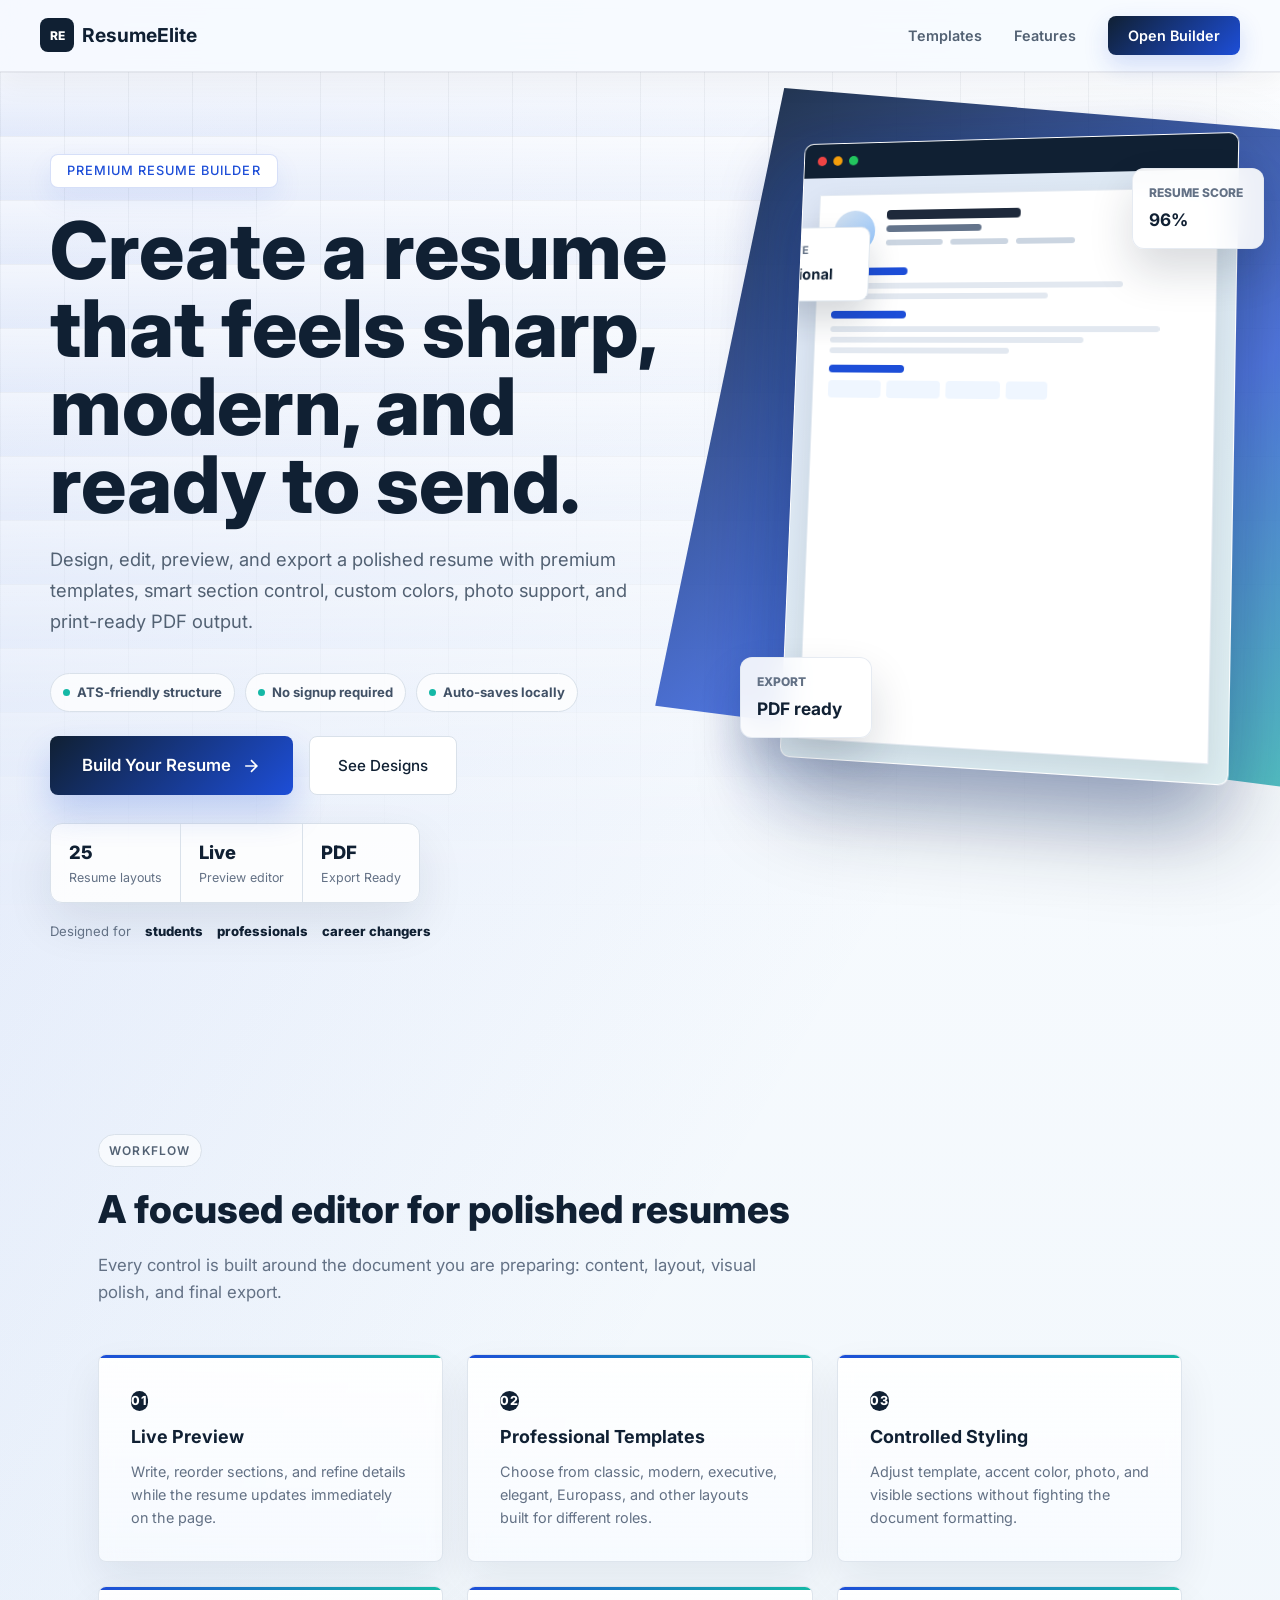
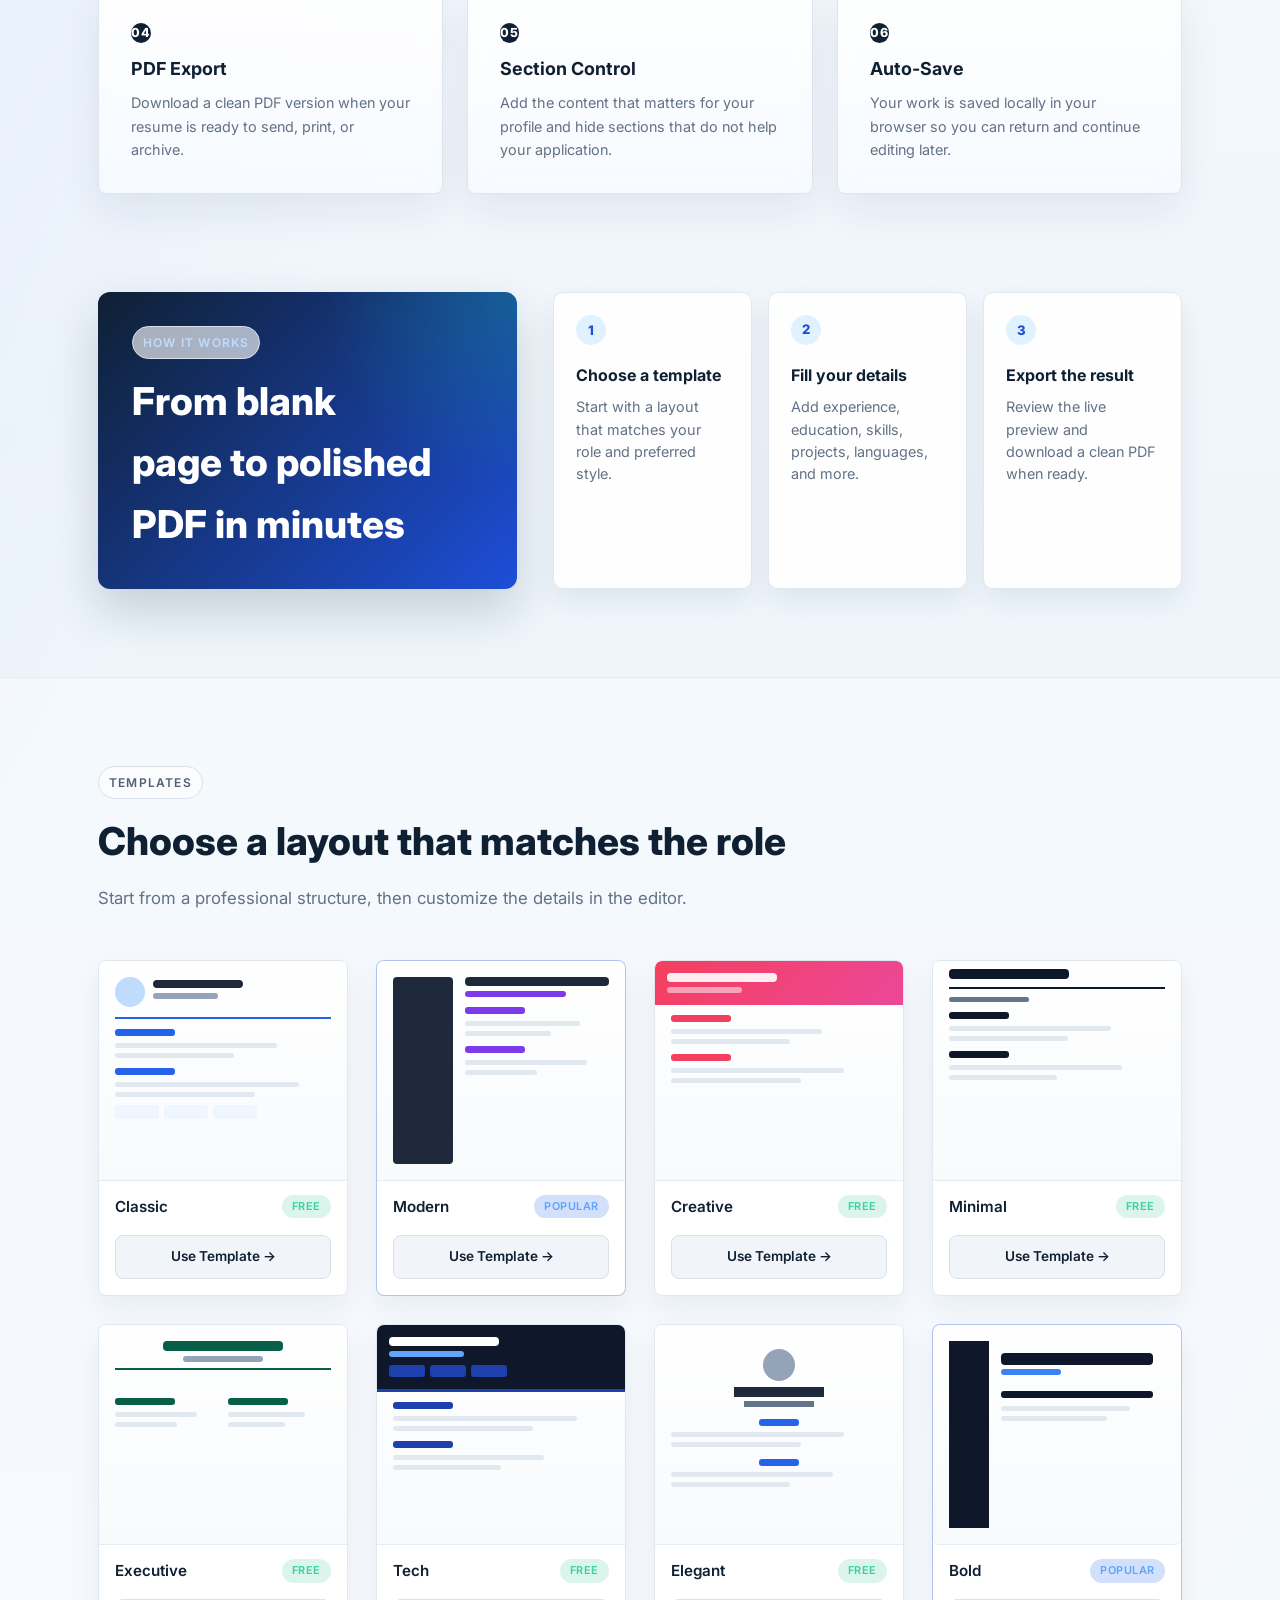
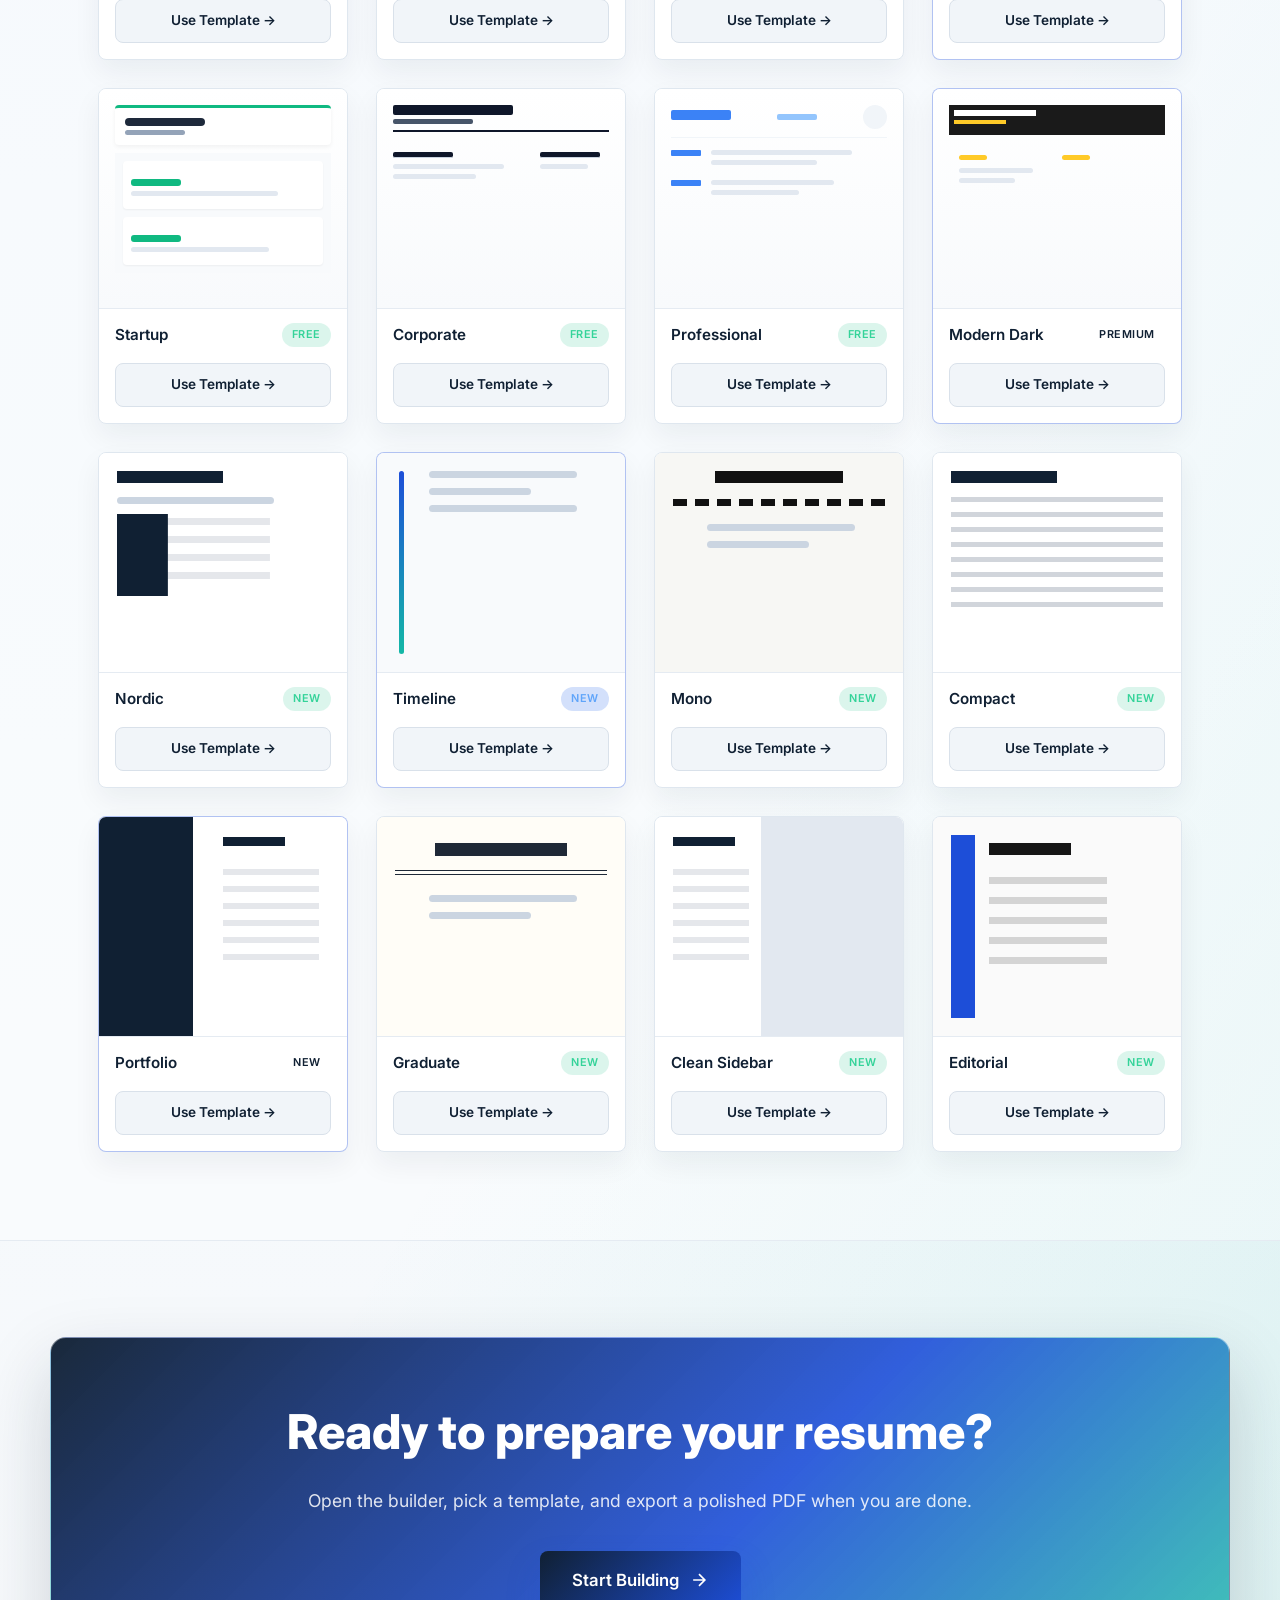
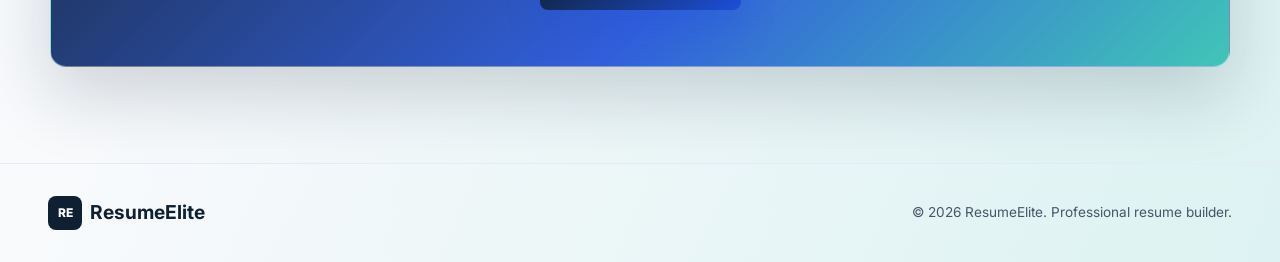
<file: index.html>
<!DOCTYPE html>
<html lang="en">

<head>
  <meta charset="UTF-8" />

  <meta name="viewport" content="width=device-width, initial-scale=1.0" />

  <title>
    Free Resume Builder Online | ATS-Friendly CV Templates & PDF Export
  </title>

  <meta
    name="description"
    content="Create a professional ATS-friendly resume in minutes with ResumeElite. Choose modern CV templates, customize instantly, preview live, and download PDF resumes for free."
  />

  <meta
    name="keywords"
    content="free resume builder, ATS resume builder, CV maker online, professional resume templates, resume creator, online CV builder, PDF resume builder, modern CV templates"
  />

  <meta name="robots" content="index, follow, max-image-preview:large" />
  <meta name="author" content="ResumeElite" />
  <meta name="theme-color" content="#0f172a" />

  <link rel="canonical" href="https://resume-elite.com/" />

  <!-- Open Graph -->
  <meta
    property="og:title"
    content="ResumeElite - Free ATS-Friendly Resume Builder"
  />

  <meta
    property="og:description"
    content="Build professional resumes with modern templates, live preview, and instant PDF export."
  />

  <meta property="og:type" content="website" />
  <meta property="og:url" content="https://resume-elite.com/" />

  <meta
    property="og:image"
    content="https://resume-elite.com/og-image.png"
  />

  <!-- Twitter -->
  <meta name="twitter:card" content="summary_large_image" />

  <meta
    name="twitter:title"
    content="ResumeElite - Professional Resume Builder"
  />

  <meta
    name="twitter:description"
    content="Create ATS-friendly resumes online with modern templates and PDF export."
  />

  <meta
    name="twitter:image"
    content="https://resume-elite.com/og-image.png"
  />



  <link rel="preconnect" href="https://fonts.googleapis.com" />
  <link rel="preconnect" href="https://fonts.gstatic.com" crossorigin />
  <link
    href="https://fonts.googleapis.com/css2?family=Inter:wght@300;400;500;600;700;800;900&family=Playfair+Display:wght@700;800&display=swap"
    rel="stylesheet" />
  <link rel="stylesheet" href="styles.css" />
</head>

<body class="landing-page">

  <!-- Navbar -->
  <nav class="navbar">
    <div class="nav-inner">
      <a href="index.html" class="logo">
        <span class="logo-icon">RE</span>
        <span class="logo-text">ResumeElite</span>
      </a>
      <div class="nav-links">
        <a href="#templates">Templates</a>
        <a href="#features">Features</a>
        <a href="editor.html" class="btn-nav-cta">Open Builder</a>
      </div>
    </div>
  </nav>

  <!-- Hero -->
  <section class="hero">
    <div class="hero-content">
      <div class="hero-badge">Premium resume builder</div>
      <h1 class="hero-title">Create a resume that feels sharp, modern, and ready to send.</h1>
      <p class="hero-subtitle">Design, edit, preview, and export a polished resume with premium templates, smart section
        control, custom colors, photo support, and print-ready PDF output.</p>
      <div class="hero-checks">
        <span>ATS-friendly structure</span>
        <span>No signup required</span>
        <span>Auto-saves locally</span>
      </div>
      <div class="hero-actions">
        <a href="editor.html" class="btn-primary btn-xl" id="hero-start-btn">
          <span>Build Your Resume</span>
          <svg width="20" height="20" viewBox="0 0 24 24" fill="none" stroke="currentColor" stroke-width="2">
            <path d="M5 12h14M12 5l7 7-7 7" />
          </svg>
        </a>
        <a href="#templates" class="btn-ghost btn-xl">See Designs</a>
      </div>
      <div class="hero-stats">
        <div class="stat"><strong>25</strong><span>Resume layouts</span></div>
        <div class="stat-divider"></div>
        <div class="stat"><strong>Live</strong><span>Preview editor</span></div>
        <div class="stat-divider"></div>
        <div class="stat"><strong>PDF</strong><span>Export Ready</span></div>
      </div>
      <div class="hero-trust">
        <span>Designed for</span>
        <strong>students</strong>
        <strong>professionals</strong>
        <strong>career changers</strong>
      </div>
    </div>
    <!-- Hero Preview Mockup -->
    <div class="hero-mockup">
      <div class="hero-mini-panel hero-mini-panel-top">
        <span>Resume score</span>
        <strong>96%</strong>
      </div>
      <div class="mockup-browser">
        <div class="mockup-floating-card">
          <span class="floating-label">Template</span>
          <strong>Professional</strong>
        </div>
        <div class="mockup-bar">
          <span class="dot r"></span><span class="dot y"></span><span class="dot g"></span>
        </div>
        <div class="mockup-content">
          <div class="mock-resume classic-mock">
            <div class="mock-header">
              <div class="mock-avatar"></div>
              <div>
                <div class="mock-name-bar"></div>
                <div class="mock-title-bar"></div>
                <div class="mock-contact-row">
                  <div class="mock-contact-item"></div>
                  <div class="mock-contact-item"></div>
                  <div class="mock-contact-item"></div>
                </div>
              </div>
            </div>
            <div class="mock-section-title"></div>
            <div class="mock-line w80"></div>
            <div class="mock-line w60"></div>
            <div class="mock-section-title"></div>
            <div class="mock-line w90"></div>
            <div class="mock-line w70"></div>
            <div class="mock-line w50"></div>
            <div class="mock-section-title"></div>
            <div class="mock-skills">
              <div class="mock-skill-tag"></div>
              <div class="mock-skill-tag"></div>
              <div class="mock-skill-tag"></div>
              <div class="mock-skill-tag w-sm"></div>
            </div>
          </div>
        </div>
      </div>
      <div class="hero-mini-panel hero-mini-panel-bottom">
        <span>Export</span>
        <strong>PDF ready</strong>
      </div>
    </div>
  </section>

  <!-- Features -->
  <section class="features-section" id="features">
    <div class="container">
      <div class="section-label">Workflow</div>
      <h2 class="section-title">A focused editor for polished resumes</h2>
      <p class="section-subtitle">Every control is built around the document you are preparing: content, layout,
        visual polish, and final export.</p>
      <div class="features-grid">
        <div class="feature-card">
          <div class="feature-icon">01</div>
          <h3>Live Preview</h3>
          <p>Write, reorder sections, and refine details while the resume updates immediately on the page.</p>
        </div>
        <div class="feature-card">
          <div class="feature-icon">02</div>
          <h3>Professional Templates</h3>
          <p>Choose from classic, modern, executive, elegant, Europass, and other layouts built for different roles.</p>
        </div>
        <div class="feature-card">
          <div class="feature-icon">03</div>
          <h3>Controlled Styling</h3>
          <p>Adjust template, accent color, photo, and visible sections without fighting the document formatting.</p>
        </div>
        <div class="feature-card">
          <div class="feature-icon">04</div>
          <h3>PDF Export</h3>
          <p>Download a clean PDF version when your resume is ready to send, print, or archive.</p>
        </div>
        <div class="feature-card">
          <div class="feature-icon">05</div>
          <h3>Section Control</h3>
          <p>Add the content that matters for your profile and hide sections that do not help your application.</p>
        </div>
        <div class="feature-card">
          <div class="feature-icon">06</div>
          <h3>Auto-Save</h3>
          <p>Your work is saved locally in your browser so you can return and continue editing later.</p>
        </div>
      </div>
    </div>
  </section>

  <!-- Process -->
  <section class="process-section">
    <div class="container process-inner">
      <div class="process-copy">
        <div class="section-label">How it works</div>
        <h2 class="section-title">From blank page to polished PDF in minutes</h2>
      </div>
      <div class="process-steps">
        <div class="process-step">
          <span>1</span>
          <strong>Choose a template</strong>
          <p>Start with a layout that matches your role and preferred style.</p>
        </div>
        <div class="process-step">
          <span>2</span>
          <strong>Fill your details</strong>
          <p>Add experience, education, skills, projects, languages, and more.</p>
        </div>
        <div class="process-step">
          <span>3</span>
          <strong>Export the result</strong>
          <p>Review the live preview and download a clean PDF when ready.</p>
        </div>
      </div>
    </div>
  </section>

  <!-- Templates Gallery -->
  <section class="templates-section" id="templates">
    <div class="container">
      <div class="section-label">Templates</div>
      <h2 class="section-title">Choose a layout that matches the role</h2>
      <p class="section-subtitle">Start from a professional structure, then customize the details in the editor.</p>
      <div class="templates-grid">

        <div class="template-card" data-template="classic">
          <div class="template-preview tp-classic">
            <div class="tp-header tp-h-classic">
              <div class="tp-avatar"></div>
              <div class="tp-info">
                <div class="tp-name"></div>
                <div class="tp-role"></div>
              </div>
            </div>
            <div class="tp-body">
              <div class="tp-sec-title tp-st-blue"></div>
              <div class="tp-line w75"></div>
              <div class="tp-line w55"></div>
              <div class="tp-sec-title tp-st-blue"></div>
              <div class="tp-line w85"></div>
              <div class="tp-line w65"></div>
              <div class="tp-tags">
                <div class="tp-tag"></div>
                <div class="tp-tag"></div>
                <div class="tp-tag"></div>
              </div>
            </div>
          </div>
          <div class="template-info">
            <span class="template-name">Classic</span>
            <span class="template-badge free">Free</span>
          </div>
          <a href="editor.html?template=classic" class="btn-template">Use Template →</a>
        </div>

        <div class="template-card featured" data-template="modern">
          <div class="template-preview tp-modern">
            <div class="tp-sidebar"></div>
            <div class="tp-main-col">
              <div class="tp-name-mod"></div>
              <div class="tp-role-mod"></div>
              <div class="tp-sec-title tp-st-accent"></div>
              <div class="tp-line w80"></div>
              <div class="tp-line w60"></div>
              <div class="tp-sec-title tp-st-accent"></div>
              <div class="tp-line w85"></div>
              <div class="tp-line w50"></div>
            </div>
          </div>
          <div class="template-info">
            <span class="template-name">Modern</span>
            <span class="template-badge popular">Popular</span>
          </div>
          <a href="editor.html?template=modern" class="btn-template">Use Template →</a>
        </div>

        <div class="template-card" data-template="creative">
          <div class="template-preview tp-creative">
            <div class="tp-creative-header">
              <div class="tp-name-cr"></div>
              <div class="tp-role-cr"></div>
            </div>
            <div class="tp-body">
              <div class="tp-sec-title tp-st-cr"></div>
              <div class="tp-line w70"></div>
              <div class="tp-line w55"></div>
              <div class="tp-sec-title tp-st-cr"></div>
              <div class="tp-line w80"></div>
              <div class="tp-line w60"></div>
            </div>
          </div>
          <div class="template-info">
            <span class="template-name">Creative</span>
            <span class="template-badge free">Free</span>
          </div>
          <a href="editor.html?template=creative" class="btn-template">Use Template →</a>
        </div>

        <div class="template-card" data-template="minimal">
          <div class="template-preview tp-minimal">
            <div class="tp-name-min"></div>
            <div class="tp-divider-min"></div>
            <div class="tp-role-min"></div>
            <div class="tp-sec-title tp-st-min"></div>
            <div class="tp-line w75"></div>
            <div class="tp-line w55"></div>
            <div class="tp-sec-title tp-st-min"></div>
            <div class="tp-line w80"></div>
            <div class="tp-line w50"></div>
          </div>
          <div class="template-info">
            <span class="template-name">Minimal</span>
            <span class="template-badge free">Free</span>
          </div>
          <a href="editor.html?template=minimal" class="btn-template">Use Template →</a>
        </div>

        <div class="template-card" data-template="executive">
          <div class="template-preview tp-executive">
            <div class="tp-exec-top">
              <div class="tp-name-exec"></div>
              <div class="tp-role-exec"></div>
              <div class="tp-exec-line"></div>
            </div>
            <div class="tp-two-col">
              <div class="tp-left-col">
                <div class="tp-sec-title tp-st-exec"></div>
                <div class="tp-line w80"></div>
                <div class="tp-line w60"></div>
              </div>
              <div class="tp-right-col">
                <div class="tp-sec-title tp-st-exec"></div>
                <div class="tp-line w75"></div>
                <div class="tp-line w55"></div>
              </div>
            </div>
          </div>
          <div class="template-info">
            <span class="template-name">Executive</span>
            <span class="template-badge free">Free</span>
          </div>
          <a href="editor.html?template=executive" class="btn-template">Use Template →</a>
        </div>

        <div class="template-card" data-template="tech">
          <div class="template-preview tp-tech">
            <div class="tp-tech-header">
              <div class="tp-tech-name"></div>
              <div class="tp-tech-role"></div>
              <div class="tp-tech-tags">
                <div class="tp-tech-tag"></div>
                <div class="tp-tech-tag"></div>
                <div class="tp-tech-tag"></div>
              </div>
            </div>
            <div class="tp-body tp-tech-body">
              <div class="tp-sec-title tp-st-tech"></div>
              <div class="tp-line w85"></div>
              <div class="tp-line w65"></div>
              <div class="tp-sec-title tp-st-tech"></div>
              <div class="tp-line w70"></div>
              <div class="tp-line w50"></div>
            </div>
          </div>
          <div class="template-info">
            <span class="template-name">Tech</span>
            <span class="template-badge free">Free</span>
          </div>
          <a href="editor.html?template=tech" class="btn-template">Use Template →</a>
        </div>

        <div class="template-card" data-template="elegant">
          <div class="template-preview tp-elegant">
            <div class="tp-elegant-header">
              <div class="tp-elegant-avatar"></div>
              <div>
                <div class="tp-elegant-name"></div>
                <div class="tp-elegant-role"></div>
              </div>
            </div>
            <div class="tp-body">
              <div class="tp-sec-title tp-st-el"></div>
              <div class="tp-line w80"></div>
              <div class="tp-line w60"></div>
              <div class="tp-sec-title tp-st-el"></div>
              <div class="tp-line w75"></div>
              <div class="tp-line w55"></div>
            </div>
          </div>
          <div class="template-info">
            <span class="template-name">Elegant</span>
            <span class="template-badge free">Free</span>
          </div>
          <a href="editor.html?template=elegant" class="btn-template">Use Template →</a>
        </div>

        <div class="template-card featured" data-template="bold">
          <div class="template-preview tp-bold">
            <div class="tp-bold-sidebar"></div>
            <div class="tp-bold-main">
              <div class="tp-bold-name"></div>
              <div class="tp-bold-role"></div>
              <div class="tp-sec-title tp-st-bold"></div>
              <div class="tp-line w85"></div>
              <div class="tp-line w70"></div>
            </div>
          </div>
          <div class="template-info">
            <span class="template-name">Bold</span>
            <span class="template-badge popular">Popular</span>
          </div>
          <a href="editor.html?template=bold" class="btn-template">Use Template →</a>
        </div>

        <div class="template-card" data-template="startup">
          <div class="template-preview tp-startup">
            <div class="tp-startup-header">
              <div class="tp-startup-name"></div>
              <div class="tp-startup-role"></div>
            </div>
            <div class="tp-body tp-startup-body">
              <div class="tp-startup-box">
                <div class="tp-sec-title tp-st-start"></div>
                <div class="tp-line w80"></div>
              </div>
              <div class="tp-startup-box">
                <div class="tp-sec-title tp-st-start"></div>
                <div class="tp-line w75"></div>
              </div>
            </div>
          </div>
          <div class="template-info">
            <span class="template-name">Startup</span>
            <span class="template-badge free">Free</span>
          </div>
          <a href="editor.html?template=startup" class="btn-template">Use Template →</a>
        </div>

        <div class="template-card" data-template="corporate">
          <div class="template-preview tp-corporate">
            <div class="tp-corp-header">
              <div class="tp-corp-name"></div>
              <div class="tp-corp-role"></div>
            </div>
            <div class="tp-corp-two-col">
              <div class="tp-corp-left">
                <div class="tp-sec-title tp-st-corp"></div>
                <div class="tp-line w80"></div>
                <div class="tp-line w60"></div>
              </div>
              <div class="tp-corp-right">
                <div class="tp-sec-title tp-st-corp"></div>
                <div class="tp-line w70"></div>
              </div>
            </div>
          </div>
          <div class="template-info">
            <span class="template-name">Corporate</span>
            <span class="template-badge free">Free</span>
          </div>
          <a href="editor.html?template=corporate" class="btn-template">Use Template →</a>
        </div>

        <div class="template-card" data-template="professional">
          <div class="template-preview tp-professional">
            <div class="tp-prof-header">
              <div class="tp-prof-name"></div>
              <div class="tp-prof-role"></div>
              <div class="tp-prof-avatar"></div>
            </div>
            <div class="tp-prof-body">
              <div class="tp-prof-row">
                <div class="tp-prof-label"></div>
                <div class="tp-prof-main">
                  <div class="tp-line w80"></div>
                  <div class="tp-line w60"></div>
                </div>
              </div>
              <div class="tp-prof-row">
                <div class="tp-prof-label"></div>
                <div class="tp-prof-main">
                  <div class="tp-line w70"></div>
                  <div class="tp-line w50"></div>
                </div>
              </div>
            </div>
          </div>
          <div class="template-info">
            <span class="template-name">Professional</span>
            <span class="template-badge free">Free</span>
          </div>
          <a href="editor.html?template=professional" class="btn-template">Use Template →</a>
        </div>

        <div class="template-card featured" data-template="modern-dark">
          <div class="template-preview tp-modern-dark">
            <div class="tp-md-header">
              <div class="tp-md-name"></div>
              <div class="tp-md-role"></div>
            </div>
            <div class="tp-md-body">
              <div class="tp-md-left">
                <div class="tp-sec-title tp-st-yellow"></div>
                <div class="tp-line w80"></div>
                <div class="tp-line w60"></div>
              </div>
              <div class="tp-md-right">
                <div class="tp-sec-title tp-st-yellow"></div>
                <div class="tp-md-skill-dots"></div>
                <div class="tp-md-skill-dots"></div>
              </div>
            </div>
          </div>
          <div class="template-info">
            <span class="template-name">Modern Dark</span>
            <span class="template-badge premium">Premium</span>
          </div>
          <a href="editor.html?template=modern-dark" class="btn-template">Use Template →</a>
        </div>

        <div class="template-card" data-template="nordic">
          <div class="template-preview tp-nordic">
            <div class="tp-new-head"></div>
            <div class="tp-new-row wide"></div>
            <div class="tp-new-grid"></div>
          </div>
          <div class="template-info">
            <span class="template-name">Nordic</span>
            <span class="template-badge free">New</span>
          </div>
          <a href="editor.html?template=nordic" class="btn-template">Use Template →</a>
        </div>

        <div class="template-card featured" data-template="timeline">
          <div class="template-preview tp-timeline-new">
            <div class="tp-timeline-rail"></div>
            <div class="tp-new-line"></div>
            <div class="tp-new-line short"></div>
            <div class="tp-new-line"></div>
          </div>
          <div class="template-info">
            <span class="template-name">Timeline</span>
            <span class="template-badge popular">New</span>
          </div>
          <a href="editor.html?template=timeline" class="btn-template">Use Template →</a>
        </div>

        <div class="template-card" data-template="mono">
          <div class="template-preview tp-mono-new">
            <div class="tp-mono-title"></div>
            <div class="tp-mono-rule"></div>
            <div class="tp-new-line"></div>
            <div class="tp-new-line short"></div>
          </div>
          <div class="template-info">
            <span class="template-name">Mono</span>
            <span class="template-badge free">New</span>
          </div>
          <a href="editor.html?template=mono" class="btn-template">Use Template →</a>
        </div>

        <div class="template-card" data-template="compact">
          <div class="template-preview tp-compact-new">
            <div class="tp-new-head"></div>
            <div class="tp-compact-lines"></div>
          </div>
          <div class="template-info">
            <span class="template-name">Compact</span>
            <span class="template-badge free">New</span>
          </div>
          <a href="editor.html?template=compact" class="btn-template">Use Template →</a>
        </div>

        <div class="template-card featured" data-template="portfolio">
          <div class="template-preview tp-portfolio-new">
            <div class="tp-new-side"></div>
            <div class="tp-new-main"></div>
          </div>
          <div class="template-info">
            <span class="template-name">Portfolio</span>
            <span class="template-badge premium">New</span>
          </div>
          <a href="editor.html?template=portfolio" class="btn-template">Use Template →</a>
        </div>

        <div class="template-card" data-template="graduate">
          <div class="template-preview tp-graduate-new">
            <div class="tp-grad-title"></div>
            <div class="tp-grad-rule"></div>
            <div class="tp-new-line"></div>
            <div class="tp-new-line short"></div>
          </div>
          <div class="template-info">
            <span class="template-name">Graduate</span>
            <span class="template-badge free">New</span>
          </div>
          <a href="editor.html?template=graduate" class="btn-template">Use Template →</a>
        </div>

        <div class="template-card" data-template="clean-sidebar">
          <div class="template-preview tp-clean-sidebar-new">
            <div class="tp-new-main"></div>
            <div class="tp-new-side light"></div>
          </div>
          <div class="template-info">
            <span class="template-name">Clean Sidebar</span>
            <span class="template-badge free">New</span>
          </div>
          <a href="editor.html?template=clean-sidebar" class="btn-template">Use Template →</a>
        </div>

        <div class="template-card" data-template="editorial">
          <div class="template-preview tp-editorial-new">
            <div class="tp-editorial-label"></div>
            <div class="tp-editorial-copy"></div>
          </div>
          <div class="template-info">
            <span class="template-name">Editorial</span>
            <span class="template-badge free">New</span>
          </div>
          <a href="editor.html?template=editorial" class="btn-template">Use Template →</a>
        </div>

      </div>

    </div>
  </section>

  <!-- CTA -->
  <section class="cta-section">
    <div class="cta-glow"></div>
    <div class="container cta-content">
      <h2>Ready to prepare your resume?</h2>
      <p>Open the builder, pick a template, and export a polished PDF when you are done.</p>
      <a href="editor.html" class="btn-primary btn-xl" id="cta-build-btn">
        <span>Start Building</span>
        <svg width="20" height="20" viewBox="0 0 24 24" fill="none" stroke="currentColor" stroke-width="2">
          <path d="M5 12h14M12 5l7 7-7 7" />
        </svg>
      </a>
    </div>
  </section>

  <!-- Footer -->
  <footer class="footer">
    <div class="container footer-inner">
      <a href="index.html" class="logo">
        <span class="logo-icon">RE</span>
        <span class="logo-text">ResumeElite</span>
      </a>
      <p class="footer-copy">© 2026 ResumeElite. Professional resume builder.</p>
    </div>
  </footer>

  <script src="app.js"></script>
</body>

</html>
</file>
<file: styles.css>
/* ===================== ROOT & RESET ===================== */
:root {
  --accent: #2563eb;
  --accent-light: #eff6ff;
  --dark: #0f172a;
  --dark2: #1e293b;
  --dark3: #334155;
  --mid: #64748b;
  --light: #f1f5f9;
  --lighter: #f8fafc;
  --white: #ffffff;
  --border: #e2e8f0;
  --radius: 12px;
  --shadow: 0 4px 24px rgba(0, 0, 0, 0.08);
  --shadow-lg: 0 16px 48px rgba(0, 0, 0, 0.14);
  --font: 'Inter', sans-serif;
}

*,
*::before,
*::after {
  box-sizing: border-box;
  margin: 0;
  padding: 0;
}

html {
  scroll-behavior: smooth;
}

body {
  font-family: var(--font);
  background: var(--dark);
  color: var(--white);
  line-height: 1.6;
}

a {
  text-decoration: none;
  color: inherit;
}

input,
textarea,
select {
  font-family: var(--font);
}

/* ===================== LANDING PAGE ===================== */
body.landing-page {
  background: #05080f;
}

/* Navbar */
.navbar {
  position: fixed;
  top: 0;
  left: 0;
  right: 0;
  z-index: 100;
  padding: 0 32px;
  height: 64px;
  display: flex;
  align-items: center;
  background: rgba(5, 8, 15, 0.85);
  backdrop-filter: blur(16px);
  border-bottom: 1px solid rgba(255, 255, 255, 0.06);
}

.nav-inner {
  display: flex;
  align-items: center;
  justify-content: space-between;
  width: 100%;
  max-width: 1280px;
  margin: 0 auto;
}

.logo {
  display: flex;
  align-items: center;
  gap: 8px;
  font-weight: 700;
  font-size: 1.2rem;
}

.logo-icon {
  font-size: 1.4rem;
  color: var(--accent);
}

.nav-links {
  display: flex;
  align-items: center;
  gap: 32px;
}

.nav-links a {
  color: #94a3b8;
  font-size: 0.9rem;
  transition: color 0.2s;
}

.nav-links a:hover {
  color: #fff;
}

.btn-nav-cta {
  background: var(--accent);
  color: #fff !important;
  padding: 8px 20px;
  border-radius: 8px;
  font-weight: 600;
  transition: background 0.2s, transform 0.15s !important;
}

.btn-nav-cta:hover {
  background: #1d4ed8 !important;
  transform: translateY(-1px);
}

/* Hero */
.hero {
  min-height: 100vh;
  display: flex;
  align-items: center;
  justify-content: space-between;
  padding: 100px 64px 60px;
  max-width: 1320px;
  margin: 0 auto;
  position: relative;
  gap: 48px;
  overflow: hidden;
}

.hero-bg-grid {
  position: fixed;
  inset: 0;
  background-image: linear-gradient(rgba(255, 255, 255, 0.02) 1px, transparent 1px), linear-gradient(90deg, rgba(255, 255, 255, 0.02) 1px, transparent 1px);
  background-size: 48px 48px;
  pointer-events: none;
}

.hero-glow {
  position: absolute;
  border-radius: 50%;
  filter: blur(120px);
  pointer-events: none;
}

.hero-glow-1 {
  width: 600px;
  height: 600px;
  background: rgba(37, 99, 235, 0.18);
  top: -100px;
  left: -100px;
}

.hero-glow-2 {
  width: 400px;
  height: 400px;
  background: rgba(139, 92, 246, 0.14);
  bottom: -80px;
  right: 200px;
}

.hero-content {
  flex: 1;
  max-width: 580px;
  position: relative;
  z-index: 2;
}

.hero-badge {
  display: inline-flex;
  align-items: center;
  gap: 8px;
  background: rgba(37, 99, 235, 0.15);
  border: 1px solid rgba(37, 99, 235, 0.3);
  color: #93c5fd;
  padding: 6px 16px;
  border-radius: 100px;
  font-size: 0.8rem;
  font-weight: 500;
  margin-bottom: 24px;
}

.hero-title {
  font-size: clamp(2.4rem, 5vw, 3.8rem);
  font-weight: 800;
  line-height: 1.12;
  margin-bottom: 20px;
  letter-spacing: -0.03em;
}

.gradient-text {
  background: linear-gradient(135deg, #60a5fa, #a78bfa, #f472b6);
  -webkit-background-clip: text;
  -webkit-text-fill-color: transparent;
  background-clip: text;
}

.hero-subtitle {
  font-size: 1.05rem;
  color: #94a3b8;
  margin-bottom: 36px;
  line-height: 1.7;
}

.hero-actions {
  display: flex;
  gap: 16px;
  flex-wrap: wrap;
  margin-bottom: 40px;
}

.btn-primary {
  display: inline-flex;
  align-items: center;
  gap: 10px;
  background: var(--accent);
  color: #fff;
  padding: 14px 28px;
  border-radius: 10px;
  font-weight: 600;
  font-size: 0.95rem;
  transition: all 0.3s cubic-bezier(0.4, 0, 0.2, 1);
  border: none;
  cursor: pointer;
  text-shadow: 0 1px 2px rgba(0, 0, 0, 0.1);
}

.btn-primary:hover {
  background: #1d4ed8;
  transform: translateY(-3px);
  box-shadow: 0 12px 24px rgba(37, 99, 235, 0.3), 0 4px 8px rgba(37, 99, 235, 0.2);
}

.btn-xl {
  padding: 16px 32px;
  font-size: 1.05rem;
  border-radius: 12px;
}

.btn-ghost {
  display: inline-flex;
  align-items: center;
  gap: 8px;
  background: transparent;
  border: 1px solid rgba(255, 255, 255, 0.15);
  color: #cbd5e1;
  padding: 14px 28px;
  border-radius: 10px;
  font-weight: 500;
  font-size: 0.95rem;
  transition: all 0.2s;
  cursor: pointer;
}

.btn-ghost:hover {
  background: rgba(255, 255, 255, 0.06);
  border-color: rgba(255, 255, 255, 0.3);
  color: #fff;
}

.hero-stats {
  display: flex;
  align-items: center;
  gap: 24px;
}

.stat {
  display: flex;
  flex-direction: column;
}

.stat strong {
  font-size: 1.4rem;
  font-weight: 800;
  color: #fff;
}

.stat span {
  font-size: 0.78rem;
  color: #64748b;
}

.stat-divider {
  width: 1px;
  height: 40px;
  background: rgba(255, 255, 255, 0.1);
}

/* Hero Mockup */
.hero-mockup {
  flex: 0 0 420px;
  position: relative;
  z-index: 2;
}

.mockup-browser {
  background: #1e293b;
  border-radius: 16px;
  box-shadow: 0 32px 80px rgba(0, 0, 0, 0.5), 0 0 0 1px rgba(255, 255, 255, 0.06);
  overflow: hidden;
  animation: float 4s ease-in-out infinite;
}

@keyframes float {

  0%,
  100% {
    transform: translateY(0);
  }

  50% {
    transform: translateY(-10px);
  }
}

.mockup-bar {
  background: #0f172a;
  height: 36px;
  display: flex;
  align-items: center;
  padding: 0 14px;
  gap: 7px;
}

.dot {
  width: 10px;
  height: 10px;
  border-radius: 50%;
}

.dot.r {
  background: #ef4444;
}

.dot.y {
  background: #f59e0b;
}

.dot.g {
  background: #22c55e;
}

.mockup-content {
  padding: 12px;
  background: #fff;
}

.mock-resume {
  padding: 16px;
}

.mock-header {
  display: flex;
  align-items: flex-start;
  gap: 12px;
  margin-bottom: 16px;
}

.mock-avatar {
  width: 44px;
  height: 44px;
  border-radius: 50%;
  background: linear-gradient(135deg, #2563eb, #7c3aed);
  flex-shrink: 0;
}

.mock-name-bar {
  height: 10px;
  width: 140px;
  background: #1e293b;
  border-radius: 4px;
  margin-bottom: 6px;
}

.mock-title-bar {
  height: 7px;
  width: 100px;
  background: #64748b;
  border-radius: 4px;
  margin-bottom: 8px;
}

.mock-contact-row {
  display: flex;
  gap: 8px;
}

.mock-contact-item {
  height: 6px;
  width: 60px;
  background: #cbd5e1;
  border-radius: 3px;
}

.mock-section-title {
  height: 8px;
  width: 80px;
  background: #2563eb;
  border-radius: 4px;
  margin: 12px 0 8px;
}

/* Mockup Specifics for Professional Template */
.tp-professional {
  padding: 10px;
  background: #fff;
  display: flex;
  flex-direction: column;
}

.tp-prof-header {
  display: flex;
  justify-content: space-between;
  align-items: center;
  margin-bottom: 12px;
  border-bottom: 1px solid #f1f5f9;
  padding-bottom: 8px;
}

.tp-prof-name {
  height: 10px;
  width: 60px;
  background: #3b82f6;
  border-radius: 2px;
  margin-bottom: 4px;
}

.tp-prof-role {
  height: 6px;
  width: 40px;
  background: #93c5fd;
  border-radius: 2px;
}

.tp-prof-avatar {
  width: 24px;
  height: 24px;
  background: #f1f5f9;
  border-radius: 50%;
}

.tp-prof-row {
  display: flex;
  gap: 10px;
  margin-bottom: 10px;
}

.tp-prof-label {
  width: 30px;
  height: 6px;
  background: #3b82f6;
  border-radius: 1px;
  flex-shrink: 0;
}

.tp-prof-main {
  flex: 1;
}


.mock-line {
  height: 6px;
  background: #e2e8f0;
  border-radius: 3px;
  margin-bottom: 5px;
}

.mock-line.w80 {
  width: 80%;
}

.mock-line.w60 {
  width: 60%;
}

.mock-line.w90 {
  width: 90%;
}

.mock-line.w70 {
  width: 70%;
}

.mock-line.w50 {
  width: 50%;
}

.mock-skills {
  display: flex;
  gap: 6px;
  flex-wrap: wrap;
  margin-top: 8px;
}

.mock-skill-tag {
  height: 18px;
  width: 56px;
  background: #eff6ff;
  border-radius: 4px;
}

.mock-skill-tag.w-sm {
  width: 42px;
}

/* Container */
.container {
  max-width: 1280px;
  margin: 0 auto;
  padding: 0 48px;
}

/* Section labels */
.section-label {
  display: inline-block;
  font-size: 0.75rem;
  font-weight: 600;
  letter-spacing: 0.1em;
  text-transform: uppercase;
  color: #60a5fa;
  margin-bottom: 12px;
}

.section-title {
  font-size: clamp(1.8rem, 3vw, 2.6rem);
  font-weight: 800;
  letter-spacing: -0.03em;
  margin-bottom: 12px;
}

.section-subtitle {
  color: #94a3b8;
  font-size: 1.05rem;
  margin-bottom: 48px;
}

/* Features */
.features-section {
  padding: 100px 0;
  background: #05080f;
}

.features-grid {
  display: grid;
  grid-template-columns: repeat(auto-fit, minmax(280px, 1fr));
  gap: 24px;
  margin-top: 48px;
}

.feature-card {
  background: rgba(255, 255, 255, 0.03);
  border: 1px solid rgba(255, 255, 255, 0.07);
  border-radius: 16px;
  padding: 28px;
  transition: all 0.25s;
}

.feature-card:hover {
  background: rgba(255, 255, 255, 0.06);
  border-color: rgba(37, 99, 235, 0.3);
  transform: translateY(-4px);
  box-shadow: 0 16px 40px rgba(0, 0, 0, 0.3);
}

.feature-icon {
  width: 48px;
  height: 48px;
  border-radius: 12px;
  display: flex;
  align-items: center;
  justify-content: center;
  font-size: 1.4rem;
  margin-bottom: 16px;
}

.feature-card h3 {
  font-size: 1.05rem;
  font-weight: 700;
  margin-bottom: 8px;
}

.feature-card p {
  color: #94a3b8;
  font-size: 0.9rem;
  line-height: 1.6;
}

/* Templates Section */
.templates-section {
  padding: 100px 0;
  background: #07090f;
}

.templates-grid {
  display: grid;
  grid-template-columns: repeat(auto-fill, minmax(260px, 1fr));
  gap: 28px;
  margin-top: 48px;
}

.template-card {
  background: #1e293b;
  border: 1px solid rgba(255, 255, 255, 0.07);
  border-radius: 16px;
  overflow: hidden;
  transition: all 0.3s cubic-bezier(0.4, 0, 0.2, 1);
  cursor: pointer;
  display: flex;
  flex-direction: column;
}

.template-card:hover {
  border-color: rgba(37, 99, 235, 0.5);
  transform: translateY(-8px);
  box-shadow: 0 32px 64px rgba(0, 0, 0, 0.5), 0 12px 24px rgba(37, 99, 235, 0.2);
  z-index: 10;
}

.template-card.featured {
  border-color: rgba(37, 99, 235, 0.4);
}

.template-preview {
  background: #fff;
  height: 220px;
  padding: 16px;
  overflow: hidden;
  position: relative;
}

.template-info {
  display: flex;
  align-items: center;
  justify-content: space-between;
  padding: 14px 16px 8px;
}

.template-name {
  font-weight: 600;
  font-size: 0.95rem;
}

.template-badge {
  font-size: 0.68rem;
  font-weight: 600;
  padding: 3px 10px;
  border-radius: 100px;
  text-transform: uppercase;
  letter-spacing: 0.05em;
}

.template-badge.free {
  background: rgba(16, 185, 129, 0.15);
  color: #34d399;
}

.template-badge.popular {
  background: rgba(37, 99, 235, 0.2);
  color: #60a5fa;
}

.btn-template {
  display: block;
  margin: 8px 16px 16px;
  padding: 10px;
  text-align: center;
  background: rgba(37, 99, 235, 0.1);
  color: #60a5fa;
  border-radius: 8px;
  font-size: 0.85rem;
  font-weight: 600;
  transition: all 0.2s;
  border: 1px solid rgba(37, 99, 235, 0.2);
}

.btn-template:hover {
  background: var(--accent);
  color: #fff;
  border-color: var(--accent);
}

/* Template preview elements */
.tp-line {
  height: 5px;
  background: #e2e8f0;
  border-radius: 3px;
  margin-bottom: 5px;
}

.tp-line.w75 {
  width: 75%;
}

.tp-line.w55 {
  width: 55%;
}

.tp-line.w80 {
  width: 80%;
}

.tp-line.w65 {
  width: 65%;
}

.tp-line.w85 {
  width: 85%;
}

.tp-line.w60 {
  width: 60%;
}

.tp-line.w70 {
  width: 70%;
}

.tp-line.w50 {
  width: 50%;
}

.tp-sec-title {
  height: 7px;
  border-radius: 3px;
  margin: 10px 0 7px;
  width: 60px;
}

.tp-st-blue {
  background: #2563eb;
}

.tp-st-accent {
  background: #7c3aed;
}

.tp-st-cr {
  background: #f43f5e;
}

.tp-st-min {
  background: #0f172a;
}

.tp-st-exec {
  background: #065f46;
}

.tp-st-tech {
  background: #1e40af;
}

.tp-tags {
  display: flex;
  gap: 5px;
  flex-wrap: wrap;
  margin-top: 8px;
}

.tp-tag {
  height: 14px;
  width: 44px;
  background: #eff6ff;
  border-radius: 3px;
}

.tp-avatar {
  width: 30px;
  height: 30px;
  border-radius: 50%;
  background: #bfdbfe;
  margin-right: 8px;
  flex-shrink: 0;
}

.tp-info {
  flex: 1;
}

.tp-name {
  height: 8px;
  width: 90px;
  background: #1e293b;
  border-radius: 4px;
  margin-bottom: 5px;
}

.tp-role {
  height: 6px;
  width: 65px;
  background: #94a3b8;
  border-radius: 3px;
  margin-bottom: 4px;
}

/* Classic template preview */
.tp-classic .tp-header {
  display: flex;
  align-items: center;
  padding-bottom: 10px;
  border-bottom: 2px solid #2563eb;
  margin-bottom: 8px;
}

/* Modern template preview */
.tp-modern {
  display: flex;
  gap: 12px;
}

.tp-sidebar {
  width: 60px;
  background: #1e293b;
  border-radius: 4px;
  flex-shrink: 0;
}

.tp-main-col {
  flex: 1;
}

.tp-name-mod {
  height: 9px;
  width: 100%;
  background: #1e293b;
  border-radius: 4px;
  margin-bottom: 5px;
}

.tp-role-mod {
  height: 6px;
  width: 70%;
  background: #7c3aed;
  border-radius: 3px;
  margin-bottom: 10px;
}

/* Creative */
.tp-creative-header {
  background: linear-gradient(135deg, #f43f5e, #ec4899);
  padding: 12px;
  border-radius: 6px 6px 0 0;
  margin: -16px -16px 10px;
}

.tp-name-cr {
  height: 9px;
  width: 110px;
  background: rgba(255, 255, 255, 0.9);
  border-radius: 4px;
  margin-bottom: 5px;
}

.tp-role-cr {
  height: 6px;
  width: 75px;
  background: rgba(255, 255, 255, 0.5);
  border-radius: 3px;
}

/* Minimal */
.tp-minimal {
  padding-top: 8px;
}

.tp-name-min {
  height: 10px;
  width: 120px;
  background: #0f172a;
  border-radius: 4px;
  margin-bottom: 4px;
}

.tp-divider-min {
  height: 2px;
  background: #0f172a;
  width: 100%;
  margin: 8px 0;
}

.tp-role-min {
  height: 5px;
  width: 80px;
  background: #64748b;
  border-radius: 3px;
  margin-bottom: 10px;
}

/* Executive */
.tp-exec-top {
  text-align: center;
  margin-bottom: 10px;
  padding-bottom: 8px;
}

.tp-name-exec {
  height: 10px;
  width: 120px;
  background: #065f46;
  border-radius: 4px;
  margin: 0 auto 5px;
}

.tp-role-exec {
  height: 6px;
  width: 80px;
  background: #94a3b8;
  border-radius: 3px;
  margin: 0 auto 6px;
}

.tp-exec-line {
  height: 2px;
  background: #065f46;
  width: 100%;
}

.tp-two-col {
  display: flex;
  gap: 10px;
}

.tp-left-col,
.tp-right-col {
  flex: 1;
}

/* Tech */
.tp-tech-header {
  background: #0f172a;
  padding: 12px;
  margin: -16px -16px 10px;
  border-radius: 4px 4px 0 0;
  border-bottom: 3px solid #1e40af;
}

.tp-tech-name {
  height: 9px;
  width: 110px;
  background: #fff;
  border-radius: 4px;
  margin-bottom: 5px;
}

.tp-tech-role {
  height: 6px;
  width: 75px;
  background: #60a5fa;
  border-radius: 3px;
  margin-bottom: 8px;
}

.tp-tech-tags {
  display: flex;
  gap: 5px;
}

.tp-tech-tag {
  height: 12px;
  width: 36px;
  background: #1e40af;
  border-radius: 3px;
}

/* CTA */
.cta-section {
  padding: 100px 0;
  background: #05080f;
  text-align: center;
  position: relative;
  overflow: hidden;
}

.cta-glow {
  position: absolute;
  top: 50%;
  left: 50%;
  transform: translate(-50%, -50%);
  width: 600px;
  height: 400px;
  background: radial-gradient(ellipse, rgba(37, 99, 235, 0.2), transparent 70%);
  pointer-events: none;
}

.cta-content {
  position: relative;
  z-index: 2;
}

.cta-content h2 {
  font-size: clamp(2rem, 4vw, 3rem);
  font-weight: 800;
  margin-bottom: 16px;
}

.cta-content p {
  color: #94a3b8;
  font-size: 1.1rem;
  margin-bottom: 36px;
}

/* Footer */
.footer {
  padding: 32px 0;
  border-top: 1px solid rgba(255, 255, 255, 0.06);
  background: #05080f;
}

.footer-inner {
  display: flex;
  align-items: center;
  justify-content: space-between;
}

.footer-copy {
  color: #475569;
  font-size: 0.85rem;
}

/* ===================== PROFESSIONAL LANDING REFRESH ===================== */
body.landing-page {
  background:
    linear-gradient(180deg, #f4f8ff 0%, #f7f9fc 42%, #eef4f8 100%);
  color: #102033;
}

body.landing-page .navbar {
  background: rgba(255, 255, 255, 0.9);
  border-bottom: 1px solid rgba(15, 23, 42, 0.08);
  box-shadow: 0 10px 30px rgba(15, 23, 42, 0.05);
}

body.landing-page .nav-inner {
  max-width: 1200px;
}

body.landing-page .logo {
  color: #102033;
}

body.landing-page .logo-icon {
  width: 34px;
  height: 34px;
  border-radius: 8px;
  display: inline-flex;
  align-items: center;
  justify-content: center;
  background: #102033;
  color: #fff;
  font-size: 0.75rem;
  font-weight: 800;
  letter-spacing: 0;
}

body.landing-page .nav-links a {
  color: #526173;
  font-weight: 600;
}

body.landing-page .nav-links a:hover {
  color: #102033;
}

body.landing-page .btn-nav-cta {
  background: linear-gradient(135deg, #102033, #1d4ed8);
  border-radius: 8px;
  box-shadow: 0 10px 24px rgba(29, 78, 216, 0.18);
}

body.landing-page .btn-nav-cta:hover {
  background: #24364a !important;
}

body.landing-page .hero {
  min-height: 88vh;
  max-width: 1240px;
  padding: 112px 48px 76px;
  gap: 64px;
  overflow: visible;
}

body.landing-page .hero::before {
  content: "";
  position: absolute;
  inset: 64px 24px 28px;
  z-index: 0;
  border-radius: 0;
  background:
    linear-gradient(90deg, rgba(16, 32, 51, 0.045) 1px, transparent 1px),
    linear-gradient(rgba(16, 32, 51, 0.045) 1px, transparent 1px);
  background-size: 52px 52px;
  mask-image: linear-gradient(to bottom, #000 0%, transparent 88%);
}

body.landing-page .hero::after {
  content: "";
  position: absolute;
  right: -80px;
  top: 96px;
  width: 52%;
  height: 68%;
  z-index: 0;
  background: linear-gradient(135deg, rgba(37, 99, 235, 0.16), rgba(20, 184, 166, 0.14));
  clip-path: polygon(18% 0, 100% 14%, 84% 100%, 0 82%);
}

body.landing-page .hero-content,
body.landing-page .hero-mockup {
  position: relative;
  z-index: 1;
}

body.landing-page .hero-content {
  max-width: 620px;
}

body.landing-page .hero-badge {
  background: #fff;
  border: 1px solid #d9e1ea;
  color: #526173;
  border-radius: 8px;
  box-shadow: 0 8px 24px rgba(15, 23, 42, 0.06);
  text-transform: uppercase;
  letter-spacing: 0.08em;
}

body.landing-page .hero-title {
  color: #102033;
  font-size: clamp(2.6rem, 5.2vw, 4.6rem);
  line-height: 1.04;
  letter-spacing: 0;
}

body.landing-page .gradient-text {
  background: none;
  -webkit-text-fill-color: currentColor;
  color: inherit;
}

body.landing-page .hero-subtitle {
  color: #526173;
  font-size: 1.08rem;
  max-width: 560px;
}

body.landing-page .hero-checks {
  display: flex;
  flex-wrap: wrap;
  gap: 10px;
  margin: 0 0 28px;
}

body.landing-page .hero-checks span {
  display: inline-flex;
  align-items: center;
  gap: 7px;
  padding: 8px 12px;
  border-radius: 999px;
  background: rgba(255, 255, 255, 0.78);
  border: 1px solid #d9e1ea;
  color: #415166;
  font-size: 0.82rem;
  font-weight: 700;
}

body.landing-page .hero-checks span::before {
  content: "";
  width: 7px;
  height: 7px;
  border-radius: 50%;
  background: #14b8a6;
}

body.landing-page .btn-primary {
  background: linear-gradient(135deg, #102033, #1d4ed8);
  border-radius: 8px;
  box-shadow: 0 18px 34px rgba(29, 78, 216, 0.22);
}

body.landing-page .btn-primary:hover {
  background: #24364a;
  box-shadow: 0 14px 28px rgba(16, 32, 51, 0.18);
}

body.landing-page .btn-ghost {
  background: #fff;
  border-color: #d9e1ea;
  color: #102033;
  border-radius: 8px;
}

body.landing-page .btn-ghost:hover {
  background: #f1f5f9;
  border-color: #b8c4d2;
  color: #102033;
}

body.landing-page .hero-stats {
  align-items: stretch;
  gap: 0;
  border: 1px solid #d9e1ea;
  background: rgba(255, 255, 255, 0.86);
  width: fit-content;
  box-shadow: 0 14px 34px rgba(16, 32, 51, 0.08);
}

body.landing-page .stat {
  padding: 14px 18px;
}

body.landing-page .stat strong {
  color: #102033;
  font-size: 1.15rem;
}

body.landing-page .stat span {
  color: #637185;
}

body.landing-page .stat-divider {
  height: auto;
  background: #d9e1ea;
}

body.landing-page .hero-mockup {
  flex-basis: 450px;
  perspective: 1200px;
}

body.landing-page .mockup-browser {
  border-radius: 10px;
  background: #fff;
  box-shadow: 0 30px 70px rgba(16, 32, 51, 0.18);
  animation: none;
  position: relative;
  transform: rotateY(-7deg) rotateX(2deg);
  transform-origin: center;
}

body.landing-page .mockup-floating-card {
  position: absolute;
  right: -34px;
  top: 72px;
  z-index: 3;
  width: 150px;
  padding: 14px;
  border-radius: 10px;
  background: #fff;
  border: 1px solid #dfe7ef;
  box-shadow: 0 18px 34px rgba(16, 32, 51, 0.18);
}

body.landing-page .floating-label {
  display: block;
  color: #637185;
  font-size: 0.72rem;
  font-weight: 700;
  text-transform: uppercase;
  letter-spacing: 0.08em;
  margin-bottom: 4px;
}

body.landing-page .mockup-floating-card strong {
  color: #102033;
  font-size: 0.98rem;
}

body.landing-page .mockup-bar {
  background: #102033;
}

body.landing-page .mockup-content {
  padding: 18px;
  background:
    linear-gradient(135deg, rgba(37, 99, 235, 0.08), rgba(20, 184, 166, 0.08)),
    #eef2f7;
}

body.landing-page .mock-resume {
  min-height: 520px;
  background: #fff;
  border: 1px solid #e5ebf2;
  box-shadow: 0 12px 28px rgba(16, 32, 51, 0.1);
}

body.landing-page .mock-avatar {
  background: linear-gradient(135deg, #d6e2ef, #93c5fd);
}

body.landing-page .mock-section-title {
  background: #1d4ed8;
}

body.landing-page .hero-trust {
  display: flex;
  flex-wrap: wrap;
  gap: 10px 14px;
  align-items: center;
  margin-top: 20px;
  color: #637185;
  font-size: 0.82rem;
}

body.landing-page .hero-trust strong {
  color: #102033;
  font-weight: 800;
}

body.landing-page .features-section,
body.landing-page .templates-section,
body.landing-page .process-section,
body.landing-page .cta-section,
body.landing-page .footer {
  background: transparent;
}

body.landing-page .features-section,
body.landing-page .templates-section {
  padding: 88px 0;
}

body.landing-page .section-label {
  color: #526173;
}

body.landing-page .section-title {
  color: #102033;
  letter-spacing: 0;
}

body.landing-page .section-subtitle {
  color: #637185;
  max-width: 700px;
}

body.landing-page .features-grid {
  grid-template-columns: repeat(3, minmax(0, 1fr));
}

body.landing-page .feature-card {
  background: #fff;
  border: 1px solid #dfe7ef;
  border-radius: 8px;
  box-shadow: 0 12px 28px rgba(16, 32, 51, 0.06);
  position: relative;
  overflow: hidden;
}

body.landing-page .feature-card::before {
  content: "";
  position: absolute;
  inset: 0 0 auto;
  height: 3px;
  background: linear-gradient(90deg, #1d4ed8, #14b8a6);
}

body.landing-page .feature-card:hover {
  background: #fff;
  border-color: #bdc8d6;
  transform: translateY(-3px);
  box-shadow: 0 18px 40px rgba(16, 32, 51, 0.1);
}

body.landing-page .feature-icon {
  width: auto;
  height: auto;
  display: inline-flex;
  background: transparent;
  color: #1d4ed8;
  border-radius: 0;
  font-size: 0.78rem;
  font-weight: 800;
  letter-spacing: 0.08em;
  margin-bottom: 12px;
}

body.landing-page .process-section {
  padding: 36px 0 88px;
}

body.landing-page .process-inner {
  display: grid;
  grid-template-columns: 0.8fr 1.2fr;
  gap: 36px;
  align-items: stretch;
}

body.landing-page .process-copy {
  background: linear-gradient(135deg, #102033, #1e3a8a);
  border-radius: 12px;
  padding: 34px;
  color: #fff;
  box-shadow: 0 22px 48px rgba(16, 32, 51, 0.18);
}

body.landing-page .process-copy .section-label {
  color: #bfdbfe;
}

body.landing-page .process-copy .section-title {
  color: #fff;
  margin-bottom: 0;
}

body.landing-page .process-steps {
  display: grid;
  grid-template-columns: repeat(3, minmax(0, 1fr));
  gap: 16px;
}

body.landing-page .process-step {
  background: rgba(255, 255, 255, 0.9);
  border: 1px solid #dfe7ef;
  border-radius: 10px;
  padding: 22px;
  box-shadow: 0 12px 28px rgba(16, 32, 51, 0.07);
}

body.landing-page .process-step span {
  width: 30px;
  height: 30px;
  border-radius: 50%;
  display: inline-flex;
  align-items: center;
  justify-content: center;
  background: #e0f2fe;
  color: #1d4ed8;
  font-size: 0.82rem;
  font-weight: 800;
  margin-bottom: 18px;
}

body.landing-page .process-step strong {
  display: block;
  color: #102033;
  margin-bottom: 8px;
}

body.landing-page .process-step p {
  color: #637185;
  font-size: 0.9rem;
  line-height: 1.55;
}

body.landing-page .feature-card h3 {
  color: #102033;
}

body.landing-page .feature-card p {
  color: #637185;
}

body.landing-page .templates-section {
  border-top: 1px solid #e5ebf2;
  background: rgba(255, 255, 255, 0.34);
}

body.landing-page .template-card {
  background: #fff;
  border: 1px solid #dfe7ef;
  border-radius: 8px;
  box-shadow: 0 12px 28px rgba(16, 32, 51, 0.06);
  overflow: hidden;
}

body.landing-page .template-card:hover {
  border-color: #bdc8d6;
  transform: translateY(-4px);
  box-shadow: 0 18px 40px rgba(16, 32, 51, 0.12);
}

body.landing-page .template-preview {
  border-bottom: 1px solid #e5ebf2;
  background:
    linear-gradient(180deg, #ffffff, #f8fafc);
}

body.landing-page .template-name {
  color: #102033;
}

body.landing-page .btn-template {
  background: #f1f5f9;
  color: #102033;
  border-color: #d9e1ea;
  border-radius: 8px;
}

body.landing-page .btn-template:hover {
  background: #102033;
  color: #fff;
  border-color: #102033;
}

body.landing-page .cta-section {
  padding: 88px 0;
  border-top: 1px solid #e5ebf2;
}

body.landing-page .cta-glow {
  display: none;
}

body.landing-page .cta-content h2 {
  color: #102033;
  letter-spacing: 0;
}

body.landing-page .cta-content p {
  color: #637185;
}

body.landing-page .footer {
  border-top: 1px solid #e5ebf2;
}

/* ===================== EDITOR PAGE ===================== */
body.editor-page {
  background: #0f172a;
  overflow: hidden;
  height: 100vh;
  display: flex;
  flex-direction: column;
}

.editor-header {
  height: 60px;
  background: #0f172a;
  border-bottom: 1px solid #1e293b;
  display: flex;
  align-items: center;
  justify-content: space-between;
  padding: 0 20px;
  gap: 16px;
  flex-shrink: 0;
  z-index: 50;
}

.editor-logo .logo-text {
  font-size: 1rem;
}

.editor-toolbar {
  display: flex;
  align-items: center;
  gap: 20px;
  flex: 1;
  justify-content: center;
  min-width: 0; /* Allow flex children to shrink/overflow */
}

.template-toolbar-group {
  position: relative;
  overflow: visible;
}

.toolbar-group {
  display: flex;
  align-items: center;
  gap: 8px;
  min-width: 0;
  flex-shrink: 1;
}

.toolbar-label {
  font-size: 0.75rem;
  color: #64748b;
  font-weight: 500;
  white-space: nowrap;
}

.template-toggle {
  display: flex;
  align-items: center;
  gap: 4px;
  height: 36px;
  padding: 0 12px;
  border-radius: 8px;
  border: 1px solid var(--accent);
  background: #fff;
  color: #1e293b;
  font-size: 0.9rem;
  font-weight: 600;
  cursor: pointer;
  box-shadow: 0 8px 20px rgba(15, 23, 42, 0.12);
}

.template-toggle-icon,
.template-toggle-chevron {
  color: #334155;
  font-size: 1rem;
  line-height: 1;
}

.template-toggle-chevron {
  margin-left: 4px;
  transform: rotate(0deg);
  transition: transform 0.18s ease;
}

.template-toolbar-group.is-collapsed .template-toggle-chevron {
  transform: rotate(180deg);
}

.template-selector {
  position: absolute;
  left: 50%;
  top: calc(100% + 10px);
  z-index: 70;
  display: flex;
  gap: 16px;
  width: min(920px, calc(100vw - 32px));
  max-width: calc(100vw - 32px);
  background: #fff;
  padding: 12px 16px 14px;
  border-radius: 2px;
  border: 1px solid #e5e7eb;
  box-shadow: 0 12px 28px rgba(15, 23, 42, 0.16);
  overflow-x: auto;
  -webkit-overflow-scrolling: touch; /* Smooth scroll on iOS */
  transform: translateX(-50%);
  transition: opacity 0.18s ease, transform 0.18s ease, visibility 0.18s ease;
}

.template-selector::-webkit-scrollbar {
  height: 9px;
}

.template-selector::-webkit-scrollbar-track {
  background: #f1f5f9;
}

.template-selector::-webkit-scrollbar-thumb {
  background: #8a8a8a;
  border-radius: 999px;
  border: 2px solid #f1f5f9;
}

.template-toolbar-group.is-collapsed .template-selector {
  opacity: 0;
  transform: translate(-50%, 8px);
  visibility: hidden;
  pointer-events: none;
}

.tmpl-btn {
  width: 144px;
  padding: 0;
  border: none;
  background: transparent;
  color: #111827;
  font: inherit;
  cursor: pointer;
  display: flex;
  flex-direction: column;
  align-items: center;
  gap: 10px;
  flex-shrink: 0;
  transition: transform 0.15s ease;
}

.tmpl-btn:hover {
  transform: translateY(-1px);
}

.tmpl-name {
  font-size: 0.95rem;
  line-height: 1.1;
  color: #020617;
  text-align: center;
  max-width: 100%;
  overflow: hidden;
  text-overflow: ellipsis;
  white-space: nowrap;
}

.tmpl-thumb {
  position: relative;
  width: 144px;
  aspect-ratio: 0.72;
  display: block;
  overflow: hidden;
  border-radius: 5px;
  border: 1px solid #e5e7eb;
  background: #fff;
  box-shadow: 0 7px 16px rgba(15, 23, 42, 0.16);
}

.tmpl-btn.active .tmpl-thumb {
  border: 2px solid #4f46e5;
  box-shadow: 0 0 0 1px #4f46e5, 0 10px 22px rgba(79, 70, 229, 0.2);
}

.tmpl-thumb .thumbnail-page {
  width: 794px;
  min-height: 1122px;
  transform: scale(0.1814);
  transform-origin: top left;
  box-shadow: none;
  pointer-events: none;
}

.tmpl-thumb::before,
.tmpl-thumb::after {
  display: none;
}

.tmpl-thumb::before {
  background:
    linear-gradient(#111827, #111827) 16px 18px / 58px 9px no-repeat,
    linear-gradient(#2563eb, #2563eb) 78px 25px / 22px 3px no-repeat,
    linear-gradient(#cbd5e1, #cbd5e1) 16px 40px / 94px 3px no-repeat,
    linear-gradient(#e5e7eb, #e5e7eb) 16px 52px / 112px 3px no-repeat,
    linear-gradient(#cbd5e1, #cbd5e1) 16px 76px / 52px 4px no-repeat,
    repeating-linear-gradient(to bottom, transparent 0 14px, #e1e7ef 14px 17px, transparent 17px 25px) 16px 92px / 112px 96px no-repeat;
}

.thumb-classic::before {
  background:
    linear-gradient(#111827, #111827) 16px 18px / 70px 10px no-repeat,
    linear-gradient(#cbd5e1, #cbd5e1) 16px 39px / 108px 3px no-repeat,
    linear-gradient(#e5e7eb, #e5e7eb) 16px 52px / 108px 3px no-repeat,
    linear-gradient(#2563eb, #2563eb) 16px 78px / 42px 4px no-repeat,
    repeating-linear-gradient(to bottom, transparent 0 13px, #e5e7eb 13px 16px, transparent 16px 24px) 16px 94px / 108px 88px no-repeat;
}

.thumb-modern::before {
  background:
    linear-gradient(#f1f5f9, #f1f5f9) left 0 / 42px 100% no-repeat,
    radial-gradient(circle at 22px 28px, #e2e8f0 0 13px, transparent 14px),
    linear-gradient(#2563eb, #2563eb) 54px 18px / 58px 6px no-repeat,
    linear-gradient(#cbd5e1, #cbd5e1) 54px 38px / 72px 3px no-repeat,
    linear-gradient(#e5e7eb, #e5e7eb) 54px 52px / 72px 3px no-repeat,
    repeating-linear-gradient(to bottom, transparent 0 14px, #dbe3ec 14px 17px, transparent 17px 25px) 54px 78px / 74px 108px no-repeat,
    repeating-linear-gradient(to bottom, transparent 0 15px, #cbd5e1 15px 17px, transparent 17px 28px) 12px 68px / 18px 98px no-repeat;
}

.thumb-creative::before {
  background:
    linear-gradient(#7c3aed, #7c3aed) left 0 / 100% 38px no-repeat,
    linear-gradient(#fff, #fff) 16px 18px / 60px 7px no-repeat,
    linear-gradient(#f3e8ff, #f3e8ff) 16px 30px / 42px 3px no-repeat,
    linear-gradient(#111827, #111827) 16px 58px / 52px 5px no-repeat,
    repeating-linear-gradient(to bottom, transparent 0 14px, #e5e7eb 14px 17px, transparent 17px 25px) 16px 80px / 112px 100px no-repeat;
}

.thumb-minimal::before {
  background:
    linear-gradient(#111827, #111827) 28px 26px / 82px 8px no-repeat,
    linear-gradient(#d1d5db, #d1d5db) 34px 47px / 70px 3px no-repeat,
    linear-gradient(#111827, #111827) 18px 78px / 46px 4px no-repeat,
    repeating-linear-gradient(to bottom, transparent 0 14px, #e5e7eb 14px 16px, transparent 16px 25px) 18px 95px / 108px 82px no-repeat;
}

.thumb-executive::before {
  background:
    linear-gradient(#0f172a, #0f172a) left 0 / 40px 100% no-repeat,
    linear-gradient(#334155, #334155) 0 0 / 100% 34px no-repeat,
    linear-gradient(#fff, #fff) 52px 15px / 56px 6px no-repeat,
    linear-gradient(#cbd5e1, #cbd5e1) 52px 44px / 72px 3px no-repeat,
    repeating-linear-gradient(to bottom, transparent 0 14px, #e5e7eb 14px 17px, transparent 17px 25px) 52px 66px / 76px 116px no-repeat,
    repeating-linear-gradient(to bottom, transparent 0 16px, rgba(255,255,255,0.55) 16px 18px, transparent 18px 28px) 12px 58px / 16px 100px no-repeat;
}

.thumb-tech::before {
  background:
    linear-gradient(#111827, #111827) 0 0 / 100% 100% no-repeat,
    linear-gradient(#facc15, #facc15) 16px 24px / 72px 7px no-repeat,
    linear-gradient(#475569, #475569) 16px 48px / 96px 3px no-repeat,
    linear-gradient(#334155, #334155) 16px 60px / 86px 3px no-repeat,
    repeating-linear-gradient(to bottom, transparent 0 14px, #334155 14px 17px, transparent 17px 25px) 16px 86px / 110px 92px no-repeat;
}

.thumb-elegant::before {
  background:
    linear-gradient(#2b2d35, #2b2d35) left 0 / 44px 100% no-repeat,
    linear-gradient(#9cc4c8, #9cc4c8) 44px 0 / 100px 38px no-repeat,
    radial-gradient(circle at 22px 28px, #f8fafc 0 13px, transparent 14px),
    linear-gradient(#fff, #fff) 58px 17px / 58px 6px no-repeat,
    linear-gradient(#cbd5e1, #cbd5e1) 58px 55px / 70px 3px no-repeat,
    repeating-linear-gradient(to bottom, transparent 0 14px, #e5e7eb 14px 17px, transparent 17px 25px) 58px 78px / 70px 104px no-repeat,
    repeating-linear-gradient(to bottom, transparent 0 16px, rgba(255,255,255,0.55) 16px 18px, transparent 18px 28px) 12px 68px / 18px 98px no-repeat;
}

.thumb-bold::before {
  background:
    linear-gradient(#a92e22, #a92e22) left 0 / 48px 100% no-repeat,
    radial-gradient(circle at 24px 30px, #f8fafc 0 14px, transparent 15px),
    linear-gradient(#111827, #111827) 62px 18px / 58px 8px no-repeat,
    linear-gradient(#cbd5e1, #cbd5e1) 62px 42px / 70px 3px no-repeat,
    repeating-linear-gradient(to bottom, transparent 0 14px, #e5e7eb 14px 17px, transparent 17px 25px) 62px 68px / 68px 110px no-repeat,
    repeating-linear-gradient(to bottom, transparent 0 14px, rgba(255,255,255,0.7) 14px 16px, transparent 16px 24px) 14px 72px / 20px 96px no-repeat;
}

.thumb-startup::before {
  background:
    linear-gradient(#0b3fa8, #0b3fa8) left 0 / 48px 100% no-repeat,
    linear-gradient(#fff, #fff) 12px 22px / 24px 5px no-repeat,
    linear-gradient(#111827, #111827) 62px 18px / 62px 8px no-repeat,
    linear-gradient(#cbd5e1, #cbd5e1) 62px 42px / 68px 3px no-repeat,
    repeating-linear-gradient(to bottom, transparent 0 14px, #e5e7eb 14px 17px, transparent 17px 25px) 62px 68px / 68px 110px no-repeat;
}

.thumb-corporate::before {
  background:
    linear-gradient(#eef2f7, #eef2f7) left 0 / 42px 100% no-repeat,
    radial-gradient(circle at 22px 28px, #dbe3ec 0 13px, transparent 14px),
    linear-gradient(#111827, #111827) 58px 20px / 40px 6px no-repeat,
    linear-gradient(#2563eb, #2563eb) 98px 28px / 28px 3px no-repeat,
    linear-gradient(#cbd5e1, #cbd5e1) 58px 42px / 74px 3px no-repeat,
    repeating-linear-gradient(to bottom, transparent 0 14px, #e5e7eb 14px 17px, transparent 17px 25px) 58px 68px / 72px 110px no-repeat;
}

.thumb-professional::before {
  background:
    linear-gradient(#f8fafc, #f8fafc) 0 0 / 100% 100% no-repeat,
    linear-gradient(#111827, #111827) 16px 18px / 58px 9px no-repeat,
    linear-gradient(#2563eb, #2563eb) 78px 25px / 22px 3px no-repeat,
    linear-gradient(#cbd5e1, #cbd5e1) 16px 44px / 98px 4px no-repeat,
    linear-gradient(#e2e8f0, #e2e8f0) 16px 58px / 112px 3px no-repeat,
    repeating-linear-gradient(to bottom, transparent 0 15px, #cfd8e3 15px 18px, transparent 18px 26px) 16px 84px / 112px 92px no-repeat;
}

.thumb-modern-dark::before {
  background:
    linear-gradient(#111827, #111827) 0 0 / 100% 100% no-repeat,
    linear-gradient(#facc15, #facc15) 16px 24px / 72px 7px no-repeat,
    linear-gradient(#e5e7eb, #e5e7eb) 16px 48px / 80px 3px no-repeat,
    repeating-linear-gradient(to bottom, transparent 0 14px, #374151 14px 17px, transparent 17px 25px) 16px 78px / 112px 96px no-repeat;
}

.thumb-classic-blue::before {
  background:
    linear-gradient(#1e3a8a, #1e3a8a) left 0 / 100% 48px no-repeat,
    linear-gradient(#fff, #fff) 16px 20px / 76px 8px no-repeat,
    linear-gradient(#bfdbfe, #bfdbfe) 16px 34px / 58px 3px no-repeat,
    linear-gradient(#111827, #111827) 16px 72px / 52px 5px no-repeat,
    repeating-linear-gradient(to bottom, transparent 0 14px, #e5e7eb 14px 17px, transparent 17px 25px) 16px 92px / 112px 88px no-repeat;
}

.thumb-minimal-formal::before {
  background:
    linear-gradient(#111827, #111827) 24px 22px / 88px 8px no-repeat,
    linear-gradient(#d1d5db, #d1d5db) 32px 42px / 72px 3px no-repeat,
    linear-gradient(#111827, #111827) 18px 70px / 46px 4px no-repeat,
    linear-gradient(#e5e7eb, #e5e7eb) 18px 86px / 108px 2px no-repeat,
    repeating-linear-gradient(to bottom, transparent 0 15px, #e5e7eb 15px 17px, transparent 17px 26px) 18px 105px / 108px 76px no-repeat;
}

.thumb-traditional-serif::before {
  background:
    linear-gradient(#111827, #111827) 26px 24px / 84px 9px no-repeat,
    linear-gradient(#d1d5db, #d1d5db) 26px 44px / 84px 2px no-repeat,
    linear-gradient(#111827, #111827) 18px 72px / 48px 4px no-repeat,
    repeating-linear-gradient(to bottom, transparent 0 14px, #dedede 14px 16px, transparent 16px 25px) 18px 94px / 108px 84px no-repeat;
}

.thumb-europass::before {
  background:
    linear-gradient(#003399, #003399) left 0 / 46px 100% no-repeat,
    linear-gradient(#facc15, #facc15) 12px 24px / 22px 4px no-repeat,
    linear-gradient(#111827, #111827) 60px 20px / 60px 8px no-repeat,
    linear-gradient(#cbd5e1, #cbd5e1) 60px 42px / 70px 3px no-repeat,
    repeating-linear-gradient(to bottom, transparent 0 14px, #e5e7eb 14px 17px, transparent 17px 25px) 60px 68px / 68px 110px no-repeat;
}

.thumb-modern-right::before {
  background:
    linear-gradient(#0f172a, #0f172a) right 0 / 42px 100% no-repeat,
    linear-gradient(#111827, #111827) 16px 18px / 60px 8px no-repeat,
    linear-gradient(#2563eb, #2563eb) 16px 38px / 40px 3px no-repeat,
    repeating-linear-gradient(to bottom, transparent 0 14px, #e5e7eb 14px 17px, transparent 17px 25px) 16px 66px / 72px 112px no-repeat,
    repeating-linear-gradient(to bottom, transparent 0 16px, rgba(255,255,255,0.55) 16px 18px, transparent 18px 28px) right 12px top 58px / 18px 104px no-repeat;
}

.color-picker-group {
  display: flex;
  align-items: center;
  gap: 8px;
}

#accent-color {
  width: 32px;
  height: 32px;
  border-radius: 6px;
  border: 2px solid #334155;
  padding: 2px;
  cursor: pointer;
  background: none;
}

.editor-actions {
  display: flex;
  gap: 10px;
  flex-shrink: 0;
}

.btn-ghost-sm {
  padding: 6px 14px;
  border-radius: 7px;
  border: 1px solid #334155;
  background: transparent;
  color: #94a3b8;
  font-size: 0.8rem;
  cursor: pointer;
  transition: all 0.15s;
}

.btn-ghost-sm:hover {
  background: #1e293b;
  color: #fff;
}

.editor-layout {
  display: flex;
  flex: 1;
  overflow: hidden;
}

/* Form Panel */
.form-panel {
  width: 380px;
  background: #0f172a;
  border-right: 1px solid #1e293b;
  overflow: hidden;
  display: flex;
  flex-direction: column;
  flex-shrink: 0;
}

.form-scroll {
  overflow-y: auto;
  flex: 1;
  padding: 16px;
}

.form-scroll::-webkit-scrollbar {
  width: 4px;
}

.form-scroll::-webkit-scrollbar-track {
  background: transparent;
}

.form-scroll::-webkit-scrollbar-thumb {
  background: #334155;
  border-radius: 4px;
}

.form-section {
  background: #1e293b;
  border-radius: 10px;
  margin-bottom: 10px;
  overflow: hidden;
  border: 1px solid #334155;
}

.section-header {
  display: flex;
  align-items: center;
  justify-content: space-between;
  padding: 14px 16px;
  cursor: pointer;
  user-select: none;
  transition: background 0.15s;
}

.section-header:hover {
  background: #283448;
}

.section-header-left {
  display: flex;
  align-items: center;
  gap: 10px;
}

.section-icon {
  font-size: 1rem;
}

.section-header h3 {
  font-size: 0.9rem;
  font-weight: 600;
  color: #e2e8f0;
}

.collapse-icon {
  color: #64748b;
  font-size: 0.9rem;
  transition: transform 0.2s;
}

.collapse-icon.collapsed {
  transform: rotate(-90deg);
}

.section-body {
  padding: 16px;
  border-top: 1px solid #334155;
}

.section-body.hidden {
  display: none;
}

.form-row {
  display: grid;
  grid-template-columns: 1fr 1fr;
  gap: 12px;
}

.form-group {
  display: flex;
  flex-direction: column;
  gap: 5px;
  margin-bottom: 12px;
}

.form-group:last-child {
  margin-bottom: 0;
}

.form-group label {
  font-size: 0.75rem;
  font-weight: 600;
  color: #94a3b8;
  letter-spacing: 0.03em;
}

.form-group input,
.form-group textarea,
.form-group select {
  background: #0f172a;
  border: 1px solid #334155;
  border-radius: 7px;
  color: #e2e8f0;
  padding: 9px 12px;
  font-size: 0.85rem;
  transition: border-color 0.15s, box-shadow 0.15s;
  width: 100%;
}

.form-group input:focus,
.form-group textarea:focus {
  outline: none;
  border-color: var(--accent);
  box-shadow: 0 0 0 3px rgba(37, 99, 235, 0.15);
}

.form-group textarea {
  resize: vertical;
  line-height: 1.5;
}

input::placeholder,
textarea::placeholder {
  color: #475569;
}

.photo-upload-area {
  display: flex;
  align-items: center;
  gap: 16px;
  padding: 16px;
  background: #0f172a;
  border-radius: 8px;
  margin-bottom: 16px;
  border: 1px dashed #334155;
}

.photo-preview {
  width: 64px;
  height: 64px;
  border-radius: 50%;
  background: #1e293b;
  display: flex;
  align-items: center;
  justify-content: center;
  overflow: hidden;
  flex-shrink: 0;
  color: #64748b;
}

.photo-preview img {
  width: 100%;
  height: 100%;
  object-fit: cover;
}

.photo-actions {
  display: flex;
  align-items: center;
  gap: 8px;
  flex-wrap: wrap;
}

.btn-upload {
  display: inline-block;
  padding: 7px 14px;
  background: var(--accent);
  color: #fff;
  border-radius: 6px;
  font-size: 0.78rem;
  font-weight: 600;
  cursor: pointer;
  transition: background 0.15s;
}

.btn-upload:hover {
  background: #1d4ed8;
}

.btn-remove-photo {
  padding: 7px 12px;
  border-radius: 6px;
  border: 1px solid #475569;
  background: transparent;
  color: #cbd5e1;
  font-size: 0.78rem;
  font-weight: 600;
  cursor: pointer;
  transition: all 0.15s;
}

.btn-remove-photo:hover {
  border-color: #ef4444;
  color: #fff;
  background: rgba(239, 68, 68, 0.16);
}

.btn-remove-photo.hidden {
  display: none;
}

.photo-upload-info p {
  font-size: 0.72rem;
  color: #64748b;
  margin-top: 4px;
}

/* Form Panel Width */
.form-panel {
  width: 520px; /* Even wider as requested */
  background: #0f172a;
  border-right: 1px solid #1e293b;
  overflow: hidden;
  display: flex;
  flex-direction: column;
  flex-shrink: 0;
}

.form-scroll {
  flex: 1;
  overflow-y: auto;
  padding: 24px;
}

.form-section {
  background: #1e293b;
  border-radius: 16px;
  margin-bottom: 20px;
  border: 1px solid #334155;
  overflow: hidden;
}

.section-header {
  padding: 16px 20px;
  background: #1e293b;
  display: flex;
  align-items: center;
  justify-content: space-between;
  cursor: pointer;
  transition: background 0.2s;
  border-bottom: 1px solid transparent;
}

.section-header:hover {
  background: #283448;
}

.section-header-left {
  display: flex;
  align-items: center;
  gap: 12px;
}

.section-icon {
  font-size: 1.2rem;
}

.section-header h3 {
  font-size: 1rem;
  font-weight: 700;
  color: #f8fafc;
  margin: 0;
}

.section-body {
  padding: 20px;
  background: #0f172a; /* Darker inside the section */
}

/* Entry Cards */
.entry-card {
  background: #1e293b;
  border-radius: 12px;
  margin-bottom: 12px;
  border: 1px solid #334155;
  transition: all 0.2s;
  color: #e2e8f0;
}

.entry-card.collapsed {
  cursor: pointer;
  padding: 16px 20px;
}

.entry-card.collapsed:hover {
  background: #283448;
  border-color: #4f46e5;
}

.entry-summary-title {
  font-size: 1rem;
  font-weight: 700;
  color: #fff;
  margin-bottom: 4px;
}

.entry-summary-subtitle {
  font-size: 0.85rem;
  color: #94a3b8;
}

.btn-edit-entry {
  width: 36px;
  height: 36px;
  display: flex;
  align-items: center;
  justify-content: center;
  border-radius: 8px;
  border: 1px solid #475569;
  color: #94a3b8;
  background: rgba(255, 255, 255, 0.03);
  transition: all 0.2s;
}

.btn-edit-entry:hover {
  border-color: #4f46e5;
  color: #fff;
  background: rgba(79, 70, 229, 0.1);
}

.entry-form {
  padding: 24px;
}

.entry-card.expanded {
  border: 2px solid #4f46e5;
  background: #1e293b;
  box-shadow: 0 12px 32px rgba(0, 0, 0, 0.4);
}

.form-row {
  display: flex;
  gap: 16px;
  margin-bottom: 16px;
}

.form-row > .form-group {
  flex: 1;
  min-width: 0;
}

.form-group {
  margin-bottom: 16px;
}

/* Rich Text Toolbar Repair */
.rt-toolbar {
  display: flex;
  align-items: center;
  flex-wrap: wrap;
  gap: 4px;
  padding: 6px 10px;
  background: #283448;
  border: 1px solid #334155;
  border-bottom: none;
  border-radius: 10px 10px 0 0;
}

.rt-btn {
  width: 32px;
  height: 32px;
  display: flex;
  align-items: center;
  justify-content: center;
  border-radius: 6px;
  border: none;
  background: transparent;
  color: #94a3b8;
  cursor: pointer;
  font-size: 0.9rem;
}

.rt-btn:hover {
  background: #334155;
  color: #fff;
}

.rt-divider {
  width: 1px;
  height: 18px;
  background: #334155;
  margin: 0 4px;
}

.btn-ai-spark {
  width: auto !important;
  padding: 0 10px !important;
  font-size: 0.75rem !important;
  background: rgba(255, 255, 255, 0.05) !important;
  border: 1px solid #475569 !important;
  color: #f8fafc !important;
  height: 28px !important;
  margin-left: auto;
}

.rt-area {
  border-radius: 0 0 10px 10px !important;
}

/* Date Dropdowns Grid */
.date-select-row {
  display: grid;
  grid-template-columns: 1fr 1fr;
  gap: 10px;
}

.date-select-row select {
  width: 100%;
}

.present-toggle {
  display: flex;
  align-items: center;
  gap: 10px;
  font-size: 0.85rem;
  color: #94a3b8;
  cursor: pointer;
}

/* Switch Styling Fix */
.switch {
  position: relative;
  display: inline-block;
  width: 34px;
  height: 18px;
  flex-shrink: 0;
}

.switch input {
  opacity: 0;
  width: 0;
  height: 0;
  position: absolute;
}

.slider {
  position: absolute;
  cursor: pointer;
  top: 0;
  left: 0;
  right: 0;
  bottom: 0;
  background-color: #334155;
  transition: .3s;
  border-radius: 20px;
}

.slider:before {
  position: absolute;
  content: "";
  height: 12px;
  width: 12px;
  left: 3px;
  bottom: 3px;
  background-color: white;
  transition: .3s;
  border-radius: 50%;
}

input:checked + .slider {
  background-color: #4f46e5;
}

input:checked + .slider:before {
  transform: translateX(16px);
}



.form-group label {
  color: #93c5fd;
  font-weight: 600;
  font-size: 0.85rem;
  margin-bottom: 8px;
  display: block;
}

.form-group input, 
.form-group textarea, 
.form-group select {
  background: #0f172a !important;
  border: 1px solid #334155 !important;
  color: #f1f5f9 !important;
  border-radius: 10px !important;
  padding: 12px !important;
  font-size: 0.9rem !important;
  width: 100%;
}

.form-group input:focus, 
.form-group textarea:focus, 
.form-group select:focus {
  border-color: #4f46e5 !important;
  outline: none;
  box-shadow: 0 0 0 3px rgba(79, 70, 229, 0.2) !important;
}

.entry-footer {
  display: flex;
  justify-content: flex-end;
  gap: 12px;
  margin-top: 24px;
  padding-top: 24px;
  border-top: 1px solid #334155;
}

.btn-done {
  background: #4f46e5;
  color: #fff;
  padding: 12px 28px;
  border-radius: 10px;
  font-weight: 700;
  border: none;
  cursor: pointer;
  display: flex;
  align-items: center;
  gap: 8px;
  transition: all 0.2s;
}

.btn-done:hover {
  background: #4338ca;
  transform: translateY(-2px);
  box-shadow: 0 6px 16px rgba(79, 70, 229, 0.4);
}

.btn-delete-card {
  width: 48px;
  height: 48px;
  display: flex;
  align-items: center;
  justify-content: center;
  border-radius: 10px;
  border: 1px solid #334155;
  color: #fca5a5;
  background: rgba(239, 68, 68, 0.05);
  cursor: pointer;
  transition: all 0.2s;
}

.btn-delete-card:hover {
  background: rgba(239, 68, 68, 0.15);
  border-color: #ef4444;
  color: #fff;
}

.btn-add {
  display: flex;
  align-items: center;
  justify-content: center;
  gap: 10px;
  width: 100%;
  padding: 14px;
  background: rgba(79, 70, 229, 0.08);
  border: 2px dashed rgba(79, 70, 229, 0.3);
  border-radius: 14px;
  color: #a5b4fc;
  font-weight: 700;
  font-size: 0.95rem;
  transition: all 0.2s;
  margin-top: 12px;
  cursor: pointer;
}

.btn-add:hover {
  background: rgba(79, 70, 229, 0.15);
  border-color: #4f46e5;
  color: #fff;
  border-style: solid;
}

.preview-panel {
  flex: 1;
  display: flex;
  flex-direction: column;
  background: #070c16;
  overflow: hidden;
}

.preview-toolbar {
  height: 44px;
  background: #0f172a;
  border-bottom: 1px solid #1e293b;
  display: flex;
  align-items: center;
  justify-content: space-between;
  padding: 0 20px;
  flex-shrink: 0;
}

.preview-label {
  font-size: 0.75rem;
  font-weight: 600;
  color: #64748b;
  text-transform: uppercase;
  letter-spacing: 0.08em;
}

.zoom-controls {
  display: flex;
  align-items: center;
  gap: 8px;
}

.zoom-btn {
  width: 26px;
  height: 26px;
  background: #1e293b;
  border: 1px solid #334155;
  border-radius: 6px;
  color: #94a3b8;
  font-size: 0.9rem;
  cursor: pointer;
  display: flex;
  align-items: center;
  justify-content: center;
  transition: all 0.15s;
}

.zoom-btn:hover {
  background: #334155;
  color: #fff;
}

#zoom-level {
  font-size: 0.8rem;
  color: #94a3b8;
  min-width: 42px;
  text-align: center;
}

.preview-scroll {
  flex: 1;
  overflow: auto;
  display: flex;
  justify-content: center;
  padding: 32px 24px;
}

.preview-scroll::-webkit-scrollbar {
  width: 6px;
}

.preview-scroll::-webkit-scrollbar-thumb {
  background: #334155;
  border-radius: 4px;
}

.preview-page-wrapper {
  transition: transform 0.2s;
  transform-origin: top center;
}

.resume-page {
  --resume-page-bg: #ffffff;
  width: 794px;
  min-height: 1122px;
  background: var(--resume-page-bg);
  box-shadow: 0 8px 48px rgba(0, 0, 0, 0.4);
  position: relative;
  overflow: hidden; /* Clips the spacer to the paper edges */
  overflow-wrap: anywhere;
  word-break: break-word;
  display: flex;
  flex-direction: column;
}

/* Template layout wrappers that should stretch to fill the printed page */
.tmpl-modern-right .mr-container,
.tmpl-portfolio .pf-shell,
.tmpl-clean-sidebar .cs-layout {
  flex: 1;
}

.pdf-export-root {
  position: absolute;
  left: 0;
  top: 0;
  width: 794px;
  min-height: 1122px;
  background: #fff;
  overflow: visible;
  transform: none !important;
  z-index: 2147483647;
  pointer-events: none;
}

.is-pdf-exporting .preview-page-wrapper,
.is-pdf-exporting .resume-page {
  transform: none !important;
}

.resume-page.pdf-exporting {
  width: 794px !important;
  min-height: 1122px;
  max-width: none !important;
  box-shadow: none !important;
  overflow: visible !important;
}

.resume-page.pdf-exporting *,
.resume-page.pdf-exporting *::before,
.resume-page.pdf-exporting *::after {
  print-color-adjust: exact;
  -webkit-print-color-adjust: exact;
}

.resume-page.pdf-exporting img {
  max-width: none;
}

.resume-page.pdf-exporting .r-avatar,
.resume-page.pdf-exporting .m-avatar,
.resume-page.pdf-exporting .prof-img,
.resume-page.pdf-exporting .cb-avatar,
.resume-page.pdf-exporting .mf-avatar,
.resume-page.pdf-exporting .ts-avatar,
.resume-page.pdf-exporting .ep-avatar,
.resume-page.pdf-exporting .mr-avatar,
.resume-page.pdf-exporting .nx-avatar,
.resume-page.pdf-exporting .pf-avatar {
  object-fit: cover;
  flex-shrink: 0;
}

.resume-page.pdf-exporting .r-section,
.resume-page.pdf-exporting .m-section,
.resume-page.pdf-exporting .md-section,
.resume-page.pdf-exporting .mf-section,
.resume-page.pdf-exporting .ep-section,
.resume-page.pdf-exporting .tl-item,
.resume-page.pdf-exporting .cp-item,
.resume-page.pdf-exporting .ed-section,
.resume-page.pdf-exporting .r-summary,
.resume-page.pdf-exporting .m-summary,
.resume-page.pdf-exporting .md-summary-text {
  break-inside: avoid;
  page-break-inside: avoid;
}

.resume-page .resume-page-spacer {
  display: block;
  flex: 0 0 auto;
  grid-column: 1 / -1;
  width: 100%;
  margin: 0;
  background: none;
}

/* Render all gap visuals as an absolute overlay attached directly to the root paper. 
   This guarantees it crosses the entire paper width (including sidebars). */
.resume-page .resume-page-gap-visual {
  position: absolute;
  left: 0;
  right: 0;
  top: var(--spacer-y);
  /* height is set inline via JS */
  z-index: 5;
  pointer-events: none;
  
  background: 
    /* 1. Dashed line */
    repeating-linear-gradient(90deg, rgba(255, 255, 255, 0.08) 0, rgba(255, 255, 255, 0.08) 4px, transparent 4px, transparent 8px) 
      0 calc(var(--resume-page-remainder, 0) + (var(--resume-page-gap, 14px) / 2)) / 100% 1px no-repeat,
      
    /* 2. Top shadow (cast from bottom of page 1) */
    linear-gradient(to bottom, rgba(0, 0, 0, 0.15), transparent) 
      0 var(--resume-page-remainder, 0) / 100% 12px no-repeat,
      
    /* 3. Bottom shadow (cast from top of page 2) */
    linear-gradient(to top, rgba(0, 0, 0, 0.06), transparent) 
      0 calc(var(--resume-page-remainder, 0) + var(--resume-page-gap, 14px) - 8px) / 100% 8px no-repeat,
      
    /* 4. The dark gap itself */
    linear-gradient(to bottom, #070c16, #070c16) 
      0 var(--resume-page-remainder, 0) / 100% var(--resume-page-gap, 14px) no-repeat;
}

.resume-page.pdf-exporting .resume-page-gap-visual {
  display: none;
}

/* ===================== RESUME TEMPLATES ===================== */

.r-icon-svg {
  width: 18px;
  height: 18px;
  vertical-align: middle;
  flex-shrink: 0;
  display: inline-block;
  overflow: visible;
  color: var(--resume-accent, #2563eb);
}

/* Generic Template Elements */
.r-skills {
  display: flex;
  flex-wrap: wrap;
  gap: 8px;
}

.r-skill {
  background: rgba(0, 0, 0, 0.05);
  padding: 4px 10px;
  border-radius: 4px;
  font-size: 0.85rem;
  color: inherit;
}

/* ---- CLASSIC TEMPLATE ---- */
.tmpl-classic {
  font-family: 'Lato', sans-serif;
  color: #1e293b;
  padding: 48px;
}

.tmpl-classic .r-header {
  display: flex;
  align-items: center;
  gap: 24px;
  padding-bottom: 24px;
  border-bottom: 3px solid var(--resume-accent, #2563eb);
  margin-bottom: 24px;
}

.tmpl-classic .r-avatar {
  width: 84px;
  height: 84px;
  border-radius: 50%;
  object-fit: cover;
  flex-shrink: 0;
}

.tmpl-classic .r-avatar-placeholder {
  width: 84px;
  height: 84px;
  border-radius: 50%;
  background: #e2e8f0;
  display: flex;
  align-items: center;
  justify-content: center;
  color: #94a3b8;
  flex-shrink: 0;
}

.tmpl-classic .r-name {
  font-size: 2rem;
  font-weight: 700;
  line-height: 1;
  margin-bottom: 4px;
  color: #0f172a;
}

.tmpl-classic .r-title {
  font-size: 1rem;
  color: var(--resume-accent, #2563eb);
  font-weight: 600;
  margin-bottom: 8px;
}

.tmpl-classic .r-contact {
  display: flex;
  flex-wrap: wrap;
  gap: 12px;
}

.tmpl-classic .r-contact-item {
  font-size: 0.8rem;
  color: #64748b;
  display: flex;
  align-items: center;
  gap: 4px;
}

.tmpl-classic .r-section {
  margin-bottom: 22px;
}

.tmpl-classic .r-section-title {
  font-size: 0.85rem;
  font-weight: 700;
  text-transform: uppercase;
  letter-spacing: 0.1em;
  color: var(--resume-accent, #2563eb);
  margin-bottom: 10px;
  padding-bottom: 4px;
  border-bottom: 1px solid #e2e8f0;
}

.tmpl-classic .r-item {
  margin-bottom: 14px;
  padding-left: 12px;
  border-left: 3px solid var(--resume-accent-light, #bfdbfe);
}

.tmpl-classic .r-item-title {
  font-weight: 700;
  font-size: 0.9rem;
  color: #0f172a;
}

.tmpl-classic .r-item-sub {
  font-size: 0.82rem;
  color: #64748b;
  margin-bottom: 4px;
}

.tmpl-classic .r-item-desc {
  font-size: 0.82rem;
  color: #475569;
  line-height: 1.6;
}

.tmpl-classic .r-summary {
  font-size: 0.88rem;
  color: #475569;
  line-height: 1.7;
}

.tmpl-classic .r-skills {
  display: flex;
  flex-wrap: wrap;
  gap: 8px;
}

.tmpl-classic .r-skill {
  background: var(--resume-accent-light, #eff6ff);
  color: var(--resume-accent, #2563eb);
  padding: 4px 12px;
  border-radius: 100px;
  font-size: 0.78rem;
  font-weight: 600;
}

.tmpl-classic .r-two-col {
  display: grid;
  grid-template-columns: 1fr 1fr;
  gap: 24px;
}

/* ---- MODERN TEMPLATE (sidebar) ---- */
/* ---- MODERN TEMPLATE (Alex Simson style) ---- */
.tmpl-modern {
  font-family: 'Inter', sans-serif;
  color: #333;
  background: #fff;
  min-height: 1122px;
}

.tmpl-modern .m-container {
  padding: 50px;
}

.tmpl-modern .m-header {
  display: flex;
  align-items: center;
  border-bottom: 3px solid #000;
  padding-bottom: 25px;
  margin-bottom: 30px;
}

.tmpl-modern .m-avatar-wrap {
  margin-right: 30px;
}

.tmpl-modern .m-avatar,
.tmpl-modern .m-avatar-placeholder {
  width: 110px;
  height: 110px;
  border-radius: 50%;
  object-fit: cover;
  display: block;
}

.tmpl-modern .m-header-info {
  flex: 1;
}

.tmpl-modern .m-name {
  font-size: 2.2rem;
  font-weight: 800;
  color: #000;
  margin-bottom: 8px;
  line-height: 1.1;
  letter-spacing: -0.5px;
}

.tmpl-modern .m-contact {
  font-size: 0.95rem;
  color: #555;
}

.tmpl-modern .m-body {
  display: block;
}

.tmpl-modern .m-section {
  display: grid;
  grid-template-columns: 180px 1fr;
  margin-bottom: 30px;
}

.tmpl-modern .m-section-left {
  display: contents;
}

.tmpl-modern .m-section-title {
  grid-column: 1;
  padding-right: 20px;
  font-size: 1rem;
  font-weight: 700;
  text-transform: uppercase;
  color: #000;
  letter-spacing: 0.05em;
}

.tmpl-modern .m-section-right {
  display: contents;
}

.tmpl-modern .m-summary {
  grid-column: 2;
  font-size: 0.95rem;
  line-height: 1.6;
  color: #333;
}

.tmpl-modern .m-item-row {
  display: contents;
}

.tmpl-modern .m-item-date {
  grid-column: 1;
  padding-right: 20px;
  font-size: 0.9rem;
  font-weight: 600;
  color: #555;
  padding-top: 10px;
}

.tmpl-modern .m-item-details {
  grid-column: 2;
  padding-top: 10px;
  padding-bottom: 20px;
}

.tmpl-modern .m-item-title-row {
  margin-bottom: 6px;
}

.tmpl-modern .m-item-title {
  font-size: 1.05rem;
  font-weight: 700;
  color: #000;
}

.tmpl-modern .m-item-sub {
  font-size: 0.95rem;
  color: #444;
  font-weight: 500;
  margin-bottom: 6px;
}

.tmpl-modern .m-item-loc {
  font-size: 0.9rem;
  color: #666;
  float: right;
}

.tmpl-modern .m-item-desc {
  font-size: 0.9rem;
  line-height: 1.6;
  color: #444;
}

.tmpl-modern .m-item-desc li {
  margin-bottom: 4px;
  margin-left: 18px;
}

.tmpl-modern .m-skills-grid {
  grid-column: 2;
  display: grid;
  grid-template-columns: 1fr 1fr;
  gap: 10px 20px;
}

.tmpl-modern .m-skill-item {
  font-size: 0.95rem;
  display: flex;
  justify-content: space-between;
}

.tmpl-modern .m-skill-name {
  font-weight: 600;
  color: #000;
}

.tmpl-modern .m-skill-level {
  color: #666;
}

.tmpl-modern .m-ref-item {
  grid-column: 2;
  margin-bottom: 12px;
}

.tmpl-modern .m-ref-contact {
  font-size: 0.9rem;
  color: #555;
  margin-top: 2px;
}

/* ---- CREATIVE TEMPLATE ---- */
.tmpl-creative {
  font-family: 'Roboto', sans-serif;
  color: #1e293b;
}

.tmpl-creative .r-header {
  background: linear-gradient(135deg, var(--resume-accent, #f43f5e), #ec4899);
  color: #fff;
  padding: 40px 48px;
  display: flex;
  align-items: center;
  gap: 28px;
}

.tmpl-creative .r-avatar,
.tmpl-creative .r-avatar-placeholder {
  width: 90px;
  height: 90px;
  border-radius: 12px;
  object-fit: cover;
  flex-shrink: 0;
  border: 3px solid rgba(255, 255, 255, 0.4);
  background: rgba(255, 255, 255, 0.15);
  color: rgba(255, 255, 255, 0.5);
  display: flex;
  align-items: center;
  justify-content: center;
}

.tmpl-creative .r-name {
  font-size: 2rem;
  font-weight: 700;
  margin-bottom: 4px;
}

.tmpl-creative .r-title {
  font-size: 0.92rem;
  opacity: 0.8;
  margin-bottom: 10px;
}

.tmpl-creative .r-contact {
  display: flex;
  flex-wrap: wrap;
  gap: 12px;
}

.tmpl-creative .r-contact-item {
  font-size: 0.78rem;
  opacity: 0.85;
  display: flex;
  align-items: center;
  gap: 4px;
}

.tmpl-creative .r-body {
  padding: 36px 48px;
}

.tmpl-creative .r-section {
  margin-bottom: 24px;
}

.tmpl-creative .r-section-title {
  font-size: 0.95rem;
  font-weight: 700;
  color: var(--resume-accent, #f43f5e);
  margin-bottom: 12px;
  display: flex;
  align-items: center;
  gap: 8px;
}

.tmpl-creative .r-section-title::after {
  content: '';
  flex: 1;
  height: 2px;
  background: #f1f5f9;
}

.tmpl-creative .r-item-title {
  font-weight: 700;
  font-size: 0.88rem;
  color: #0f172a;
}

.tmpl-creative .r-item-sub {
  font-size: 0.8rem;
  color: #64748b;
  margin-bottom: 5px;
}

.tmpl-creative .r-item-desc {
  font-size: 0.8rem;
  color: #475569;
  line-height: 1.6;
}

.tmpl-creative .r-item {
  margin-bottom: 14px;
  padding-left: 10px;
  border-left: 3px solid var(--resume-accent, #f43f5e);
}

.tmpl-creative .r-summary {
  font-size: 0.88rem;
  color: #475569;
  line-height: 1.7;
}

.tmpl-creative .r-skills {
  display: flex;
  flex-wrap: wrap;
  gap: 8px;
}

.tmpl-creative .r-skill {
  background: #fdf2f8;
  color: var(--resume-accent, #f43f5e);
  padding: 5px 14px;
  border-radius: 100px;
  font-size: 0.78rem;
  font-weight: 600;
  border: 1px solid #fecdd3;
}

/* ---- MINIMAL TEMPLATE ---- */
.tmpl-minimal {
  font-family: 'Merriweather', serif;
  color: #1e293b;
  padding: 60px;
}

.tmpl-minimal .r-name {
  font-size: 2.4rem;
  font-weight: 700;
  color: #0f172a;
  letter-spacing: -0.02em;
  margin-bottom: 4px;
}

.tmpl-minimal .r-title {
  font-size: 1rem;
  color: var(--resume-accent, #475569);
  font-weight: 400;
  margin-bottom: 8px;
  font-style: italic;
}

.tmpl-minimal .r-divider {
  height: 1px;
  background: #0f172a;
  margin: 16px 0;
}

.tmpl-minimal .r-contact {
  display: flex;
  flex-wrap: wrap;
  gap: 16px;
  margin-bottom: 32px;
}

.tmpl-minimal .r-contact-item {
  font-size: 0.78rem;
  color: #64748b;
  font-family: 'Inter', sans-serif;
}

.tmpl-minimal .r-section {
  margin-bottom: 28px;
}

.tmpl-minimal .r-section-title {
  font-size: 0.72rem;
  font-weight: 700;
  text-transform: uppercase;
  letter-spacing: 0.18em;
  color: #0f172a;
  margin-bottom: 14px;
  font-family: 'Inter', sans-serif;
  padding-bottom: 6px;
  border-bottom: 1px solid #e2e8f0;
}

.tmpl-minimal .r-item {
  margin-bottom: 16px;
}

.tmpl-minimal .r-item-header {
  display: flex;
  justify-content: space-between;
  align-items: baseline;
  margin-bottom: 2px;
}

.tmpl-minimal .r-item-title {
  font-weight: 700;
  font-size: 0.9rem;
  color: #0f172a;
}

.tmpl-minimal .r-item-date {
  font-size: 0.75rem;
  color: #94a3b8;
  font-family: 'Inter', sans-serif;
}

.tmpl-minimal .r-item-sub {
  font-size: 0.82rem;
  color: #64748b;
  margin-bottom: 4px;
  font-style: italic;
}

.tmpl-minimal .r-item-desc {
  font-size: 0.82rem;
  color: #475569;
  line-height: 1.7;
}

.tmpl-minimal .r-summary {
  font-size: 0.9rem;
  color: #475569;
  line-height: 1.8;
}

.tmpl-minimal .r-skills {
  display: flex;
  flex-wrap: wrap;
  gap: 6px;
}

.tmpl-minimal .r-skill {
  font-size: 0.8rem;
  color: #475569;
  font-family: 'Inter', sans-serif;
}

.tmpl-minimal .r-skill::after {
  content: '·';
  margin-left: 6px;
  color: #cbd5e1;
}

.tmpl-minimal .r-skill:last-child::after {
  display: none;
}

/* ---- EXECUTIVE TEMPLATE ---- */
.tmpl-executive {
  font-family: 'Lato', sans-serif;
  color: #1e293b;
  padding: 48px;
}

.tmpl-executive .r-header {
  text-align: center;
  padding-bottom: 24px;
  margin-bottom: 24px;
  border-bottom: 3px double var(--resume-accent, #065f46);
}

.tmpl-executive .r-name {
  font-size: 2.4rem;
  font-weight: 700;
  letter-spacing: 0.06em;
  text-transform: uppercase;
  color: #0f172a;
  margin-bottom: 6px;
}

.tmpl-executive .r-title {
  font-size: 0.95rem;
  color: var(--resume-accent, #065f46);
  font-weight: 600;
  text-transform: uppercase;
  letter-spacing: 0.12em;
  margin-bottom: 12px;
}

.tmpl-executive .r-contact {
  display: flex;
  flex-wrap: wrap;
  gap: 16px;
  justify-content: center;
}

.tmpl-executive .r-contact-item {
  font-size: 0.78rem;
  color: #64748b;
  display: flex;
  align-items: center;
  gap: 4px;
}

.tmpl-executive .r-body {
  display: grid;
  grid-template-columns: 1.6fr 1fr;
  gap: 32px;
}

.tmpl-executive .r-section {
  margin-bottom: 22px;
}

.tmpl-executive .r-section-title {
  font-size: 0.72rem;
  font-weight: 700;
  text-transform: uppercase;
  letter-spacing: 0.14em;
  color: var(--resume-accent, #065f46);
  margin-bottom: 10px;
  padding-bottom: 5px;
  border-bottom: 2px solid var(--resume-accent, #065f46);
}

.tmpl-executive .r-item {
  margin-bottom: 14px;
}

.tmpl-executive .r-item-title {
  font-weight: 700;
  font-size: 0.88rem;
  color: #0f172a;
}

.tmpl-executive .r-item-sub {
  font-size: 0.8rem;
  color: #64748b;
  margin-bottom: 4px;
}

.tmpl-executive .r-item-desc {
  font-size: 0.8rem;
  color: #475569;
  line-height: 1.6;
}

.tmpl-executive .r-summary {
  font-size: 0.88rem;
  color: #475569;
  line-height: 1.7;
  grid-column: 1/-1;
  margin-bottom: 20px;
}

.tmpl-executive .r-skills {
  display: flex;
  flex-wrap: wrap;
  gap: 6px;
}

.tmpl-executive .r-skill {
  font-size: 0.78rem;
  color: var(--resume-accent, #065f46);
  border: 1px solid var(--resume-accent, #065f46);
  padding: 3px 10px;
  border-radius: 4px;
}

/* ---- TECH TEMPLATE ---- */
.tmpl-tech {
  font-family: 'Inter', sans-serif;
  color: #1e293b;
}

.tmpl-tech .r-header {
  background: #0f172a;
  color: #fff;
  padding: 36px 48px;
  border-bottom: 4px solid var(--resume-accent, #2563eb);
}

.tmpl-tech .r-header-top {
  display: flex;
  justify-content: space-between;
  align-items: flex-start;
  margin-bottom: 16px;
}

.tmpl-tech .r-name {
  font-size: 2rem;
  font-weight: 800;
  letter-spacing: -0.02em;
  margin-bottom: 4px;
}

.tmpl-tech .r-title {
  font-size: 0.9rem;
  color: var(--resume-accent, #60a5fa);
  font-weight: 500;
}

.tmpl-tech .r-avatar,
.tmpl-tech .r-avatar-placeholder {
  width: 80px;
  height: 80px;
  border-radius: 8px;
  object-fit: cover;
  flex-shrink: 0;
  border: 2px solid rgba(255, 255, 255, 0.2);
  background: rgba(255, 255, 255, 0.05);
  color: rgba(255, 255, 255, 0.3);
  display: flex;
  align-items: center;
  justify-content: center;
}

.tmpl-tech .r-contact {
  display: flex;
  flex-wrap: wrap;
  gap: 12px;
}

.tmpl-tech .r-contact-item {
  font-size: 0.78rem;
  color: #94a3b8;
  display: flex;
  align-items: center;
  gap: 5px;
}

.tmpl-tech .r-tech-tags {
  display: flex;
  flex-wrap: wrap;
  gap: 8px;
  margin-top: 12px;
}

.tmpl-tech .r-tech-tag {
  background: rgba(37, 99, 235, 0.2);
  color: #60a5fa;
  padding: 3px 10px;
  border-radius: 4px;
  font-size: 0.72rem;
  font-weight: 600;
  border: 1px solid rgba(37, 99, 235, 0.3);
}

.tmpl-tech .r-body {
  padding: 36px 48px;
}

.tmpl-tech .r-section {
  margin-bottom: 24px;
}

.tmpl-tech .r-section-title {
  font-size: 0.75rem;
  font-weight: 700;
  text-transform: uppercase;
  letter-spacing: 0.14em;
  color: var(--resume-accent, #2563eb);
  margin-bottom: 12px;
  display: flex;
  align-items: center;
  gap: 10px;
}

.tmpl-tech .r-section-title::after {
  content: '';
  flex: 1;
  height: 1px;
  background: #e2e8f0;
}

.tmpl-tech .r-item {
  margin-bottom: 14px;
  padding-left: 12px;
  border-left: 2px solid #e2e8f0;
}

.tmpl-tech .r-item:hover {
  border-left-color: var(--resume-accent, #2563eb);
}

.tmpl-tech .r-item-title {
  font-weight: 700;
  font-size: 0.88rem;
  color: #0f172a;
}

.tmpl-tech .r-item-sub {
  font-size: 0.8rem;
  color: #64748b;
  margin-bottom: 4px;
}

.tmpl-tech .r-item-desc {
  font-size: 0.8rem;
  color: #475569;
  line-height: 1.6;
}

.tmpl-tech .r-summary {
  font-size: 0.88rem;
  color: #475569;
  line-height: 1.7;
}

.tmpl-tech .r-skills {
  display: flex;
  flex-wrap: wrap;
  gap: 8px;
}

.tmpl-tech .r-skill {
  background: #f1f5f9;
  color: #1e293b;
  padding: 5px 12px;
  border-radius: 6px;
  font-size: 0.78rem;
  font-weight: 600;
  font-family: 'Roboto Mono', monospace;
}

.tmpl-tech .r-two-col {
  display: grid;
  grid-template-columns: 1.4fr 1fr;
  gap: 28px;
}

/* ---- ELEGANT TEMPLATE ---- */
.tmpl-elegant {
  font-family: 'Playfair Display', serif;
  color: #1e293b;
  padding: 60px;
  line-height: 1.8;
}

.tmpl-elegant .r-header {
  text-align: center;
  margin-bottom: 30px;
}

.tmpl-elegant .r-avatar,
.tmpl-elegant .r-avatar-placeholder {
  width: 100px;
  height: 100px;
  border-radius: 50%;
  margin: 0 auto 16px;
  display: block;
  object-fit: cover;
}

.tmpl-elegant .r-name {
  font-size: 2.8rem;
  font-weight: 800;
  color: #0f172a;
  margin-bottom: 6px;
  letter-spacing: 0.02em;
  line-height: 1.2;
}

.tmpl-elegant .r-title {
  font-size: 1.1rem;
  color: var(--resume-accent, #2563eb);
  font-style: italic;
  margin-bottom: 12px;
}

.tmpl-elegant .r-contact {
  display: flex;
  flex-wrap: wrap;
  justify-content: center;
  gap: 16px;
  margin-bottom: 32px;
  font-family: 'Inter', sans-serif;
  font-size: 0.82rem;
}

.tmpl-elegant .r-contact-item {
  color: #475569;
  position: relative;
}

.tmpl-elegant .r-section {
  margin-bottom: 24px;
}

.tmpl-elegant .r-section-title {
  font-size: 1.1rem;
  font-weight: 800;
  color: #0f172a;
  margin-bottom: 16px;
  text-transform: uppercase;
  letter-spacing: 0.1em;
  text-align: center;
  position: relative;
}

.tmpl-elegant .r-section-title::after {
  content: '';
  position: absolute;
  bottom: -6px;
  left: 50%;
  transform: translateX(-50%);
  width: 40px;
  height: 2px;
  background: var(--resume-accent, #2563eb);
}

.tmpl-elegant .r-two-col {
  display: grid;
  grid-template-columns: 1fr 1fr;
  gap: 32px;
  font-family: 'Inter', sans-serif;
}

.tmpl-elegant .r-item {
  margin-bottom: 24px;
  text-align: center;
}

.tmpl-elegant .r-item-title {
  font-weight: 700;
  font-family: 'Inter', sans-serif;
  font-size: 1.05rem;
  color: #0f172a;
  margin-bottom: 4px;
}

.tmpl-elegant .r-item-sub {
  font-size: 0.9rem;
  color: var(--resume-accent, #2563eb);
  font-style: italic;
  margin-bottom: 12px;
  font-family: 'Playfair Display', serif;
}

.tmpl-elegant .r-item-desc {
  font-size: 0.9rem;
  color: #475569;
  text-align: center;
  max-width: 90%;
  margin: 0 auto;
}

.tmpl-elegant .r-summary {
  font-family: 'Inter', sans-serif;
  font-size: 0.9rem;
  text-align: center;
  max-width: 80%;
  margin: 0 auto 32px;
  color: #334155;
}

.tmpl-elegant .r-skills {
  display: flex;
  flex-wrap: wrap;
  gap: 12px;
  justify-content: center;
}

.tmpl-elegant .r-skill {
  font-size: 0.9rem;
  font-family: 'Inter', sans-serif;
  border-bottom: 1px solid var(--resume-accent-light, #bfdbfe);
  padding-bottom: 2px;
}

/* ---- BOLD TEMPLATE ---- */
.tmpl-bold {
  font-family: 'Inter', sans-serif;
  display: flex;
  min-height: 1122px;
  color: #1e293b;
}

.tmpl-bold .r-sidebar {
  width: 280px;
  background: #0f172a;
  color: #fff;
  padding: 48px 32px;
  flex-shrink: 0;
}

.tmpl-bold .r-sidebar-name {
  font-size: 3rem;
  font-weight: 900;
  line-height: 1;
  margin-bottom: 12px;
  letter-spacing: -0.04em;
}

.tmpl-bold .r-sidebar-title {
  font-size: 1.1rem;
  color: var(--resume-accent, #3b82f6);
  font-weight: 700;
  margin-bottom: 32px;
  text-transform: uppercase;
  letter-spacing: 0.1em;
}

.tmpl-bold .r-avatar,
.tmpl-bold .r-avatar-placeholder {
  width: 120px;
  height: 120px;
  border-radius: 0;
  margin-bottom: 32px;
  border: none;
  filter: grayscale(100%);
  mix-blend-mode: luminosity;
  opacity: 0.8;
}

.tmpl-bold .r-sb-section {
  margin-bottom: 32px;
}

.tmpl-bold .r-sb-title {
  font-size: 0.9rem;
  font-weight: 800;
  color: #fff;
  margin-bottom: 16px;
  border-left: 3px solid var(--resume-accent, #3b82f6);
  padding-left: 10px;
}

.tmpl-bold .r-sb-item {
  font-size: 0.85rem;
  color: #cbd5e1;
  margin-bottom: 12px;
  display: flex;
  align-items: center;
  gap: 10px;
}

.tmpl-bold .r-sb-item .r-icon-svg {
  width: 14px;
  height: 14px;
  flex-shrink: 0;
  fill: currentColor;
}


.tmpl-bold .r-skills-col {
  display: flex;
  flex-direction: column;
  gap: 8px;
}

.tmpl-bold .r-sb-skill-tag {
  background: rgba(255, 255, 255, 0.1);
  padding: 8px 12px;
  font-size: 0.8rem;
  font-weight: 600;
}

.tmpl-bold .r-main {
  flex: 1;
  padding: 48px 40px;
}

.tmpl-bold .r-summary-lead {
  font-size: 1.3rem;
  font-weight: 300;
  line-height: 1.5;
  color: #0f172a;
  border-bottom: 2px solid #e2e8f0;
  padding-bottom: 32px;
  margin-bottom: 32px;
}

.tmpl-bold .r-section {
  margin-bottom: 32px;
}

.tmpl-bold .r-section-title {
  font-size: 1.4rem;
  font-weight: 900;
  color: #0f172a;
  margin-bottom: 20px;
}

.tmpl-bold .r-item {
  margin-bottom: 24px;
}

.tmpl-bold .r-item-title {
  font-size: 1.1rem;
  font-weight: 800;
  color: #0f172a;
}

.tmpl-bold .r-item-sub {
  font-size: 0.9rem;
  color: var(--resume-accent, #3b82f6);
  font-weight: 600;
  margin-bottom: 8px;
}

.tmpl-bold .r-item-desc {
  font-size: 0.9rem;
  color: #475569;
}

/* Sidebar Overrides for Bold Template */
.tmpl-bold .r-sidebar .r-section-title {
  color: #ffffff;
}

.tmpl-bold .r-sidebar .r-item-title {
  color: #ffffff;
}

.tmpl-bold .r-sidebar .r-item-sub,
.tmpl-bold .r-sidebar .r-item-desc,
.tmpl-bold .r-sidebar .r-summary {
  color: rgba(255, 255, 255, 0.8);
}

.tmpl-bold .r-sidebar .r-skill {
  background: rgba(255, 255, 255, 0.15);
  color: #ffffff;
}

/* ---- STARTUP TEMPLATE ---- */
.tmpl-startup {
  font-family: 'Inter', sans-serif;
  color: #1e293b;
  padding: 40px;
  background: #f8fafc;
  min-height: 1122px;
}

.tmpl-startup .r-header {
  display: flex;
  align-items: center;
  justify-content: space-between;
  background: #fff;
  padding: 32px;
  border-radius: 16px;
  box-shadow: 0 4px 20px rgba(0, 0, 0, 0.03);
  margin-bottom: 24px;
  border-top: 6px solid var(--resume-accent, #10b981);
}

.tmpl-startup .r-header-content {
  flex: 1;
}

.tmpl-startup .r-name {
  font-size: 2.2rem;
  font-weight: 800;
  color: #0f172a;
  letter-spacing: -0.03em;
  margin-bottom: 4px;
}

.tmpl-startup .r-title {
  font-size: 1.05rem;
  color: #64748b;
  font-weight: 500;
  margin-bottom: 12px;
}

.tmpl-startup .r-contact {
  display: flex;
  flex-wrap: wrap;
  gap: 12px;
}

.tmpl-startup .r-contact-item {
  font-size: 0.8rem;
  background: #f1f5f9;
  color: #475569;
  padding: 4px 10px;
  border-radius: 6px;
  font-weight: 500;
}

.tmpl-startup .r-avatar,
.tmpl-startup .r-avatar-placeholder {
  width: 88px;
  height: 88px;
  border-radius: 20px;
  object-fit: cover;
}

.tmpl-startup .r-section-card {
  background: #fff;
  padding: 24px;
  border-radius: 16px;
  box-shadow: 0 4px 20px rgba(0, 0, 0, 0.03);
  margin-bottom: 24px;
}

.tmpl-startup .r-two-col {
  display: grid;
  grid-template-columns: 2fr 1fr;
  gap: 24px;
}

.tmpl-startup .r-col-main .r-section,
.tmpl-startup .r-col-side .r-section {
  background: #fff;
  padding: 24px;
  border-radius: 16px;
  box-shadow: 0 4px 20px rgba(0, 0, 0, 0.03);
  margin-bottom: 24px;
}

.tmpl-startup .r-section-title {
  font-size: 0.95rem;
  font-weight: 700;
  color: #0f172a;
  margin-bottom: 16px;
  display: flex;
  align-items: center;
  gap: 8px;
}

.tmpl-startup .r-section-title::before {
  content: '';
  width: 12px;
  height: 12px;
  background: var(--resume-accent-light, #d1fae5);
  border: 2px solid var(--resume-accent, #10b981);
  border-radius: 4px;
}

.tmpl-startup .r-item {
  margin-bottom: 20px;
  border-bottom: 1px dashed #e2e8f0;
  padding-bottom: 16px;
}

.tmpl-startup .r-item:last-child {
  border-bottom: none;
  margin-bottom: 0;
  padding-bottom: 0;
}

.tmpl-startup .r-item-title {
  font-size: 1rem;
  font-weight: 700;
  color: #0f172a;
}

.tmpl-startup .r-item-sub {
  font-size: 0.85rem;
  color: #64748b;
  font-weight: 500;
  margin-bottom: 6px;
}

.tmpl-startup .r-item-desc {
  font-size: 0.88rem;
  color: #475569;
}

.tmpl-startup .r-summary {
  font-size: 0.9rem;
  color: #475569;
  line-height: 1.7;
}

.tmpl-startup .r-skills {
  display: flex;
  flex-wrap: wrap;
  gap: 8px;
}

.tmpl-startup .r-skill {
  background: var(--resume-accent, #10b981);
  color: #fff;
  font-size: 0.8rem;
  padding: 4px 12px;
  border-radius: 100px;
  font-weight: 600;
}

/* ---- CORPORATE TEMPLATE ---- */
.tmpl-corporate {
  font-family: 'Lato', sans-serif;
  color: #1e293b;
  padding: 48px;
}

.tmpl-corporate .r-header {
  border-bottom: 2px solid #0f172a;
  padding-bottom: 24px;
  margin-bottom: 24px;
}

.tmpl-corporate .r-name {
  font-size: 2.2rem;
  font-weight: 900;
  color: #0f172a;
  text-transform: uppercase;
  letter-spacing: 0.05em;
  text-align: justify;
  margin-bottom: 4px;
}

.tmpl-corporate .r-title {
  font-size: 1rem;
  color: var(--resume-accent, #0f172a);
  font-weight: 700;
  text-transform: uppercase;
  letter-spacing: 0.1em;
  margin-bottom: 16px;
}

.tmpl-corporate .r-contact {
  display: flex;
  flex-wrap: wrap;
  gap: 8px;
  align-items: center;
}

.tmpl-corporate .r-contact-item {
  font-size: 0.8rem;
  color: #475569;
  font-weight: 500;
}

.tmpl-corporate .r-contact-sep {
  color: #cbd5e1;
  margin: 0 4px;
}

.tmpl-corporate .r-section {
  margin-bottom: 28px;
}

.tmpl-corporate .r-section-title {
  font-size: 0.9rem;
  font-weight: 800;
  color: #0f172a;
  text-transform: uppercase;
  letter-spacing: 0.05em;
  margin-bottom: 16px;
  border-bottom: 1px solid #cbd5e1;
  padding-bottom: 4px;
}

.tmpl-corporate .r-two-col {
  display: grid;
  grid-template-columns: 2fr 1fr;
  gap: 32px;
}

.tmpl-corporate .r-item {
  margin-bottom: 16px;
}

.tmpl-corporate .r-item-title {
  font-size: 0.95rem;
  font-weight: 800;
  color: #0f172a;
  display: inline-block;
}

.tmpl-corporate .r-item-sub {
  font-size: 0.85rem;
  color: #334155;
  display: inline-block;
  margin-left: 6px;
  font-style: italic;
}

.tmpl-corporate .r-item-desc {
  font-size: 0.85rem;
  color: #475569;
  margin-top: 6px;
}

.tmpl-corporate .r-summary {
  font-size: 0.9rem;
  color: #334155;
  line-height: 1.6;
}

.tmpl-corporate .r-skills {
  display: flex;
  flex-wrap: wrap;
  gap: 8px;
}

.tmpl-corporate .r-skill {
  font-size: 0.85rem;
  color: #0f172a;
  font-weight: 600;
  background: #f1f5f9;
  padding: 2px 8px;
  border: 1px solid #e2e8f0;
}

/* ---- MOCKUP PREVIEWS ---- */
.tp-elegant-header {
  text-align: center;
  padding-top: 8px;
  margin-bottom: 10px;
}

.tp-elegant-avatar {
  width: 32px;
  height: 32px;
  border-radius: 50%;
  background: #94a3b8;
  margin: 0 auto 6px;
}

.tp-elegant-name {
  height: 10px;
  width: 90px;
  background: #1e293b;
  margin: 0 auto 4px;
}

.tp-elegant-role {
  height: 6px;
  width: 70px;
  background: #64748b;
  margin: 0 auto;
}

.tp-st-el {
  background: #2563eb;
  height: 7px;
  width: 40px;
  margin: 12px auto 6px;
  border-radius: 3px;
}

.tp-bold {
  display: flex;
  height: 100%;
  border-radius: 6px;
  overflow: hidden;
}

.tp-bold-sidebar {
  width: 40px;
  background: #0f172a;
  height: 100%;
  flex-shrink: 0;
}

.tp-bold-main {
  flex: 1;
  padding: 12px;
}

.tp-bold-name {
  height: 12px;
  width: 100%;
  background: #0f172a;
  margin-bottom: 4px;
  border-radius: 4px;
}

.tp-bold-role {
  height: 6px;
  width: 60px;
  background: #3b82f6;
  margin-bottom: 16px;
  border-radius: 3px;
}

.tp-st-bold {
  background: #0f172a;
  width: 100%;
  margin-bottom: 8px;
  height: 7px;
  border-radius: 3px;
}

.tp-startup-header {
  background: #fff;
  padding: 10px;
  border-top: 3px solid #10b981;
  border-radius: 4px;
  margin-bottom: 8px;
  box-shadow: 0 2px 4px rgba(0, 0, 0, 0.05);
}

.tp-startup-name {
  height: 8px;
  width: 80px;
  background: #1e293b;
  margin-bottom: 4px;
  border-radius: 4px;
}

.tp-startup-role {
  height: 5px;
  width: 60px;
  background: #94a3b8;
  border-radius: 3px;
}

.tp-startup-body {
  background: #f8fafc;
  padding: 8px;
  display: flex;
  flex-direction: column;
  gap: 8px;
}

.tp-startup-box {
  background: #fff;
  padding: 8px;
  border-radius: 4px;
  box-shadow: 0 1px 2px rgba(0, 0, 0, 0.05);
}

.tp-st-start {
  background: #10b981;
  width: 50px;
  height: 7px;
  border-radius: 3px;
  margin-bottom: 5px;
}

.tp-corp-header {
  border-bottom: 2px solid #0f172a;
  padding-bottom: 6px;
  margin-bottom: 10px;
}

.tp-corp-name {
  height: 10px;
  width: 120px;
  background: #0f172a;
  margin-bottom: 4px;
  border-radius: 2px;
}

.tp-corp-role {
  height: 5px;
  width: 80px;
  background: #475569;
  border-radius: 2px;
}

.tp-corp-two-col {
  display: flex;
  gap: 8px;
}

.tp-corp-left {
  flex: 2;
}

.tp-corp-right {
  flex: 1;
}

.tp-st-corp {
  background: #0f172a;
  border-bottom: 1px solid #cbd5e1;
  padding-bottom: 2px;
  height: 6px;
  margin-bottom: 6px;
  border-radius: 2px;
}

/* ===================== PRINT ===================== */
.print-only {
  display: none;
}

@media print {
  body.editor-page {
    overflow: visible;
    height: auto;
    background: #fff;
  }

  .editor-header,
  .form-panel,
  .preview-toolbar {
    display: none !important;
  }

  .editor-layout {
    display: block;
  }

  .preview-panel {
    display: block;
    background: #fff;
  }

  .preview-scroll {
    display: block;
    padding: 0;
    overflow: visible;
  }

  .preview-page-wrapper {
    transform: none !important;
  }

  .resume-page {
    width: 100%;
    box-shadow: none;
    min-height: auto;
  }

  @page {
    size: A4;
    margin: 0;
  }
}

/* ===================== RESPONSIVE ===================== */
@media (max-width: 1024px) {
  .hero {
    flex-direction: column;
    padding: 100px 32px 60px;
    text-align: center;
  }

  .hero-mockup {
    display: none;
  }

  .hero-stats {
    justify-content: center;
  }

  .hero-actions {
    justify-content: center;
  }

  .form-panel {
    width: 320px;
  }
}

@media (max-width: 768px) {
  body.editor-page {
    height: 100dvh;
    overflow: hidden;
  }

  .hero {
    padding: 100px 20px 60px;
  }

  .container {
    padding: 0 20px;
  }

  .editor-header {
    flex-wrap: wrap;
    height: auto;
    padding: 10px;
    gap: 10px;
  }

  .template-selector {
    width: calc(100vw - 20px);
    max-width: calc(100vw - 20px);
    gap: 12px;
    padding: 10px 12px 12px;
  }

  .tmpl-btn,
  .tmpl-thumb {
    width: 118px;
  }

  .tmpl-thumb .thumbnail-page {
    transform: scale(0.1486);
  }

  .editor-layout {
    flex-direction: column;
    min-height: 0;
    overflow: hidden;
  }

  .form-panel {
    width: 100%;
    height: min(52dvh, 520px);
    min-height: 320px;
    border-right: 0;
    border-bottom: 1px solid #1e293b;
  }

  .preview-panel {
    flex: 1 1 auto;
    min-height: 300px;
    height: auto;
  }

  .preview-toolbar {
    height: 42px;
    padding: 0 16px;
    flex-shrink: 0;
  }

  .preview-scroll {
    justify-content: center;
    align-items: flex-start;
    padding: 16px 12px 20px;
    overflow: auto;
  }

  .preview-page-wrapper {
    flex: 0 0 auto;
  }

  .tmpl-executive .r-body {
    grid-template-columns: 1fr;
  }

  .tmpl-tech .r-two-col {
    grid-template-columns: 1fr;
  }

  .nav-links a:not(.btn-nav-cta) {
    display: none;
  }
}

@media (max-width: 1024px) {
  body.landing-page .hero {
    text-align: left;
    padding: 104px 32px 64px;
  }

  body.landing-page .hero-mockup {
    flex-basis: auto;
    width: min(520px, 100%);
  }

  body.landing-page .features-grid {
    grid-template-columns: repeat(2, minmax(0, 1fr));
  }

  body.landing-page .process-inner {
    grid-template-columns: 1fr;
  }
}

@media (max-width: 768px) {
  body.landing-page .navbar {
    padding: 0 16px;
  }

  body.landing-page .hero {
    padding: 92px 20px 56px;
    gap: 32px;
  }

  body.landing-page .hero-title {
    font-size: clamp(2.2rem, 12vw, 3rem);
  }

  body.landing-page .hero-actions,
  body.landing-page .hero-stats {
    width: 100%;
  }

  body.landing-page .mockup-browser {
    transform: none;
  }

  body.landing-page .mockup-floating-card {
    right: 12px;
    top: 54px;
  }

  body.landing-page .hero-stats {
    flex-direction: column;
  }

  body.landing-page .stat-divider {
    width: 100%;
    height: 1px;
  }

  body.landing-page .features-grid {
    grid-template-columns: 1fr;
  }

  body.landing-page .process-steps {
    grid-template-columns: 1fr;
  }

  body.landing-page .features-section,
  body.landing-page .templates-section,
  body.landing-page .process-section,
  body.landing-page .cta-section {
    padding: 64px 0;
  }
}

/* ===================== LANDING V3 VISUAL DIRECTION ===================== */
body.landing-page {
  background:
    linear-gradient(120deg, rgba(29, 78, 216, 0.11), transparent 34%),
    linear-gradient(300deg, rgba(20, 184, 166, 0.12), transparent 30%),
    linear-gradient(180deg, #fbfdff 0%, #eef5fb 45%, #f8fafc 100%);
  color: #102033;
}

body.landing-page .navbar {
  height: 72px;
  background: rgba(248, 251, 255, 0.9);
  backdrop-filter: blur(18px);
}

body.landing-page .hero {
  min-height: 94vh;
  display: block;
  max-width: none;
  padding: 132px max(28px, calc((100vw - 1180px) / 2)) 96px;
  overflow: hidden;
  isolation: isolate;
}

body.landing-page .hero::before {
  inset: 72px 0 0;
  background:
    linear-gradient(90deg, rgba(16, 32, 51, 0.05) 1px, transparent 1px),
    linear-gradient(rgba(16, 32, 51, 0.05) 1px, transparent 1px),
    linear-gradient(180deg, rgba(255, 255, 255, 0.66), rgba(255, 255, 255, 0));
  background-size: 64px 64px;
  mask-image: linear-gradient(to bottom, #000 0%, rgba(0,0,0,0.65) 42%, transparent 92%);
}

body.landing-page .hero::after {
  right: -92px;
  top: 88px;
  width: 56vw;
  height: 78vh;
  background:
    linear-gradient(145deg, rgba(15, 32, 51, 0.94), rgba(29, 78, 216, 0.76) 58%, rgba(20, 184, 166, 0.72));
  clip-path: polygon(18% 0, 100% 7%, 91% 100%, 0 88%);
  box-shadow: 0 42px 110px rgba(16, 32, 51, 0.22);
}

body.landing-page .hero-content {
  max-width: 720px;
  padding-top: 22px;
}

body.landing-page .hero-badge {
  border-color: rgba(29, 78, 216, 0.18);
  color: #1d4ed8;
  box-shadow: 0 12px 28px rgba(29, 78, 216, 0.08);
}

body.landing-page .hero-title {
  max-width: 780px;
  font-size: clamp(3rem, 6.2vw, 5.8rem);
  line-height: 0.98;
}

body.landing-page .hero-subtitle {
  max-width: 610px;
  font-size: 1.15rem;
  color: #526173;
}

body.landing-page .hero-actions {
  margin-bottom: 28px;
}

body.landing-page .hero-checks {
  margin-bottom: 24px;
}

body.landing-page .hero-stats {
  border-radius: 12px;
  overflow: hidden;
  box-shadow: 0 20px 48px rgba(16, 32, 51, 0.09);
}

body.landing-page .hero-trust {
  margin-top: 18px;
}

body.landing-page .hero-mockup {
  position: absolute;
  z-index: 1;
  right: max(24px, calc((100vw - 1180px) / 2));
  top: 132px;
  width: min(450px, 35vw);
  pointer-events: none;
}

body.landing-page .mockup-browser {
  transform: rotateY(-10deg) rotateX(4deg) rotateZ(1deg);
  border: 1px solid rgba(255, 255, 255, 0.34);
  box-shadow:
    0 42px 90px rgba(16, 32, 51, 0.32),
    -24px 24px 70px rgba(29, 78, 216, 0.22);
}

body.landing-page .mockup-browser::before,
body.landing-page .mockup-browser::after {
  content: "";
  position: absolute;
  z-index: -1;
  width: 210px;
  height: 294px;
  border-radius: 8px;
  background: #fff;
  border: 1px solid rgba(223, 231, 239, 0.9);
  box-shadow: 0 24px 52px rgba(16, 32, 51, 0.18);
}

body.landing-page .mockup-browser::before {
  left: -150px;
  bottom: 42px;
  transform: rotate(-9deg);
  background:
    linear-gradient(#1d4ed8, #1d4ed8) 22px 24px / 92px 8px no-repeat,
    linear-gradient(#cbd5e1, #cbd5e1) 22px 48px / 138px 4px no-repeat,
    repeating-linear-gradient(to bottom, transparent 0 20px, #e5e7eb 20px 24px, transparent 24px 34px) 22px 82px / 164px 164px no-repeat,
    #fff;
}

body.landing-page .mockup-browser::after {
  right: -132px;
  bottom: -22px;
  transform: rotate(8deg);
  background:
    linear-gradient(#102033, #102033) left 0 / 58px 100% no-repeat,
    linear-gradient(#14b8a6, #14b8a6) 78px 24px / 86px 8px no-repeat,
    repeating-linear-gradient(to bottom, transparent 0 20px, #e5e7eb 20px 24px, transparent 24px 34px) 78px 62px / 108px 164px no-repeat,
    #fff;
}

body.landing-page .mock-resume {
  min-height: 560px;
}

body.landing-page .mockup-floating-card {
  right: auto;
  left: -76px;
  top: 88px;
}

body.landing-page .hero-mini-panel {
  position: absolute;
  z-index: 4;
  display: grid;
  gap: 4px;
  min-width: 132px;
  padding: 14px 16px;
  border: 1px solid rgba(226, 232, 240, 0.86);
  border-radius: 12px;
  background: rgba(255, 255, 255, 0.9);
  box-shadow: 0 22px 44px rgba(16, 32, 51, 0.16);
  backdrop-filter: blur(14px);
}

body.landing-page .hero-mini-panel span {
  color: #637185;
  font-size: 0.75rem;
  font-weight: 800;
  text-transform: uppercase;
}

body.landing-page .hero-mini-panel strong {
  color: #102033;
  font-size: 1.08rem;
}

body.landing-page .hero-mini-panel-top {
  right: -34px;
  top: 36px;
}

body.landing-page .hero-mini-panel-bottom {
  left: -42px;
  bottom: 28px;
}

body.landing-page .features-section {
  padding-top: 96px;
}

body.landing-page .features-section .container,
body.landing-page .templates-section .container,
body.landing-page .process-inner,
body.landing-page .cta-content {
  max-width: 1180px;
}

body.landing-page .section-label {
  padding: 6px 10px;
  border: 1px solid #d9e1ea;
  border-radius: 999px;
  background: rgba(255, 255, 255, 0.64);
}

body.landing-page .feature-card,
body.landing-page .template-card,
body.landing-page .process-step {
  backdrop-filter: blur(10px);
}

body.landing-page .feature-card {
  padding: 32px;
  border-color: rgba(217, 225, 234, 0.86);
  background:
    linear-gradient(180deg, rgba(255, 255, 255, 0.94), rgba(248, 251, 255, 0.78));
  box-shadow: 0 18px 42px rgba(16, 32, 51, 0.07);
  transition: transform 0.22s ease, box-shadow 0.22s ease, border-color 0.22s ease;
}

body.landing-page .feature-card:hover {
  transform: translateY(-6px);
  border-color: rgba(29, 78, 216, 0.28);
  box-shadow: 0 26px 56px rgba(16, 32, 51, 0.12);
}

body.landing-page .feature-card h3 {
  font-size: 1.12rem;
}

body.landing-page .feature-icon {
  border-radius: 10px;
  background: #102033;
  color: #fff;
}

body.landing-page .process-section {
  padding-top: 10px;
}

body.landing-page .process-copy {
  background:
    radial-gradient(circle at top right, rgba(20, 184, 166, 0.28), transparent 38%),
    linear-gradient(135deg, #0f2033, #1d4ed8);
}

body.landing-page .templates-grid {
  grid-template-columns: repeat(auto-fill, minmax(240px, 1fr));
}

body.landing-page .template-card {
  transition: transform 0.22s ease, box-shadow 0.22s ease, border-color 0.22s ease;
}

body.landing-page .template-card:hover {
  transform: translateY(-7px);
  border-color: rgba(29, 78, 216, 0.24);
  box-shadow: 0 24px 54px rgba(16, 32, 51, 0.12);
}

body.landing-page .template-card.featured {
  border-color: rgba(29, 78, 216, 0.34);
}

body.landing-page .tp-nordic,
body.landing-page .tp-timeline-new,
body.landing-page .tp-mono-new,
body.landing-page .tp-compact-new,
body.landing-page .tp-portfolio-new,
body.landing-page .tp-graduate-new,
body.landing-page .tp-clean-sidebar-new,
body.landing-page .tp-editorial-new {
  padding: 18px;
  background: #fff;
}

body.landing-page .tp-new-head {
  width: 50%;
  height: 12px;
  background: #102033;
  margin-bottom: 14px;
}

body.landing-page .tp-new-row,
body.landing-page .tp-new-line {
  height: 7px;
  background: #cbd5e1;
  border-radius: 999px;
  margin-bottom: 10px;
}

body.landing-page .tp-new-row.wide {
  width: 74%;
}

body.landing-page .tp-new-line {
  width: 70%;
  margin-left: 34px;
}

body.landing-page .tp-new-line.short {
  width: 48%;
}

body.landing-page .tp-new-grid {
  height: 82px;
  background:
    linear-gradient(#102033, #102033) 0 0 / 24% 100% no-repeat,
    repeating-linear-gradient(to bottom, #e5e7eb 0 7px, transparent 7px 18px) 34% 4px / 58% 72px no-repeat;
}

body.landing-page .tp-timeline-new {
  position: relative;
  background: #f8fafc;
}

body.landing-page .tp-timeline-rail {
  position: absolute;
  left: 22px;
  top: 18px;
  bottom: 18px;
  width: 5px;
  border-radius: 999px;
  background: linear-gradient(#1d4ed8, #14b8a6);
}

body.landing-page .tp-mono-new {
  background: #f7f7f4;
}

body.landing-page .tp-mono-title {
  width: 60%;
  height: 12px;
  margin: 0 auto 16px;
  background: #111;
}

body.landing-page .tp-mono-rule {
  height: 7px;
  margin-bottom: 18px;
  background: repeating-linear-gradient(90deg, #111 0 14px, transparent 14px 22px);
}

body.landing-page .tp-compact-lines {
  height: 112px;
  background: repeating-linear-gradient(to bottom, #d1d5db 0 5px, transparent 5px 15px);
}

body.landing-page .tp-portfolio-new,
body.landing-page .tp-clean-sidebar-new {
  display: grid;
  grid-template-columns: 38% 1fr;
  gap: 12px;
  padding: 0;
}

body.landing-page .tp-new-side {
  background: #102033;
}

body.landing-page .tp-new-side.light {
  background: #e2e8f0;
}

body.landing-page .tp-new-main {
  background:
    linear-gradient(#102033, #102033) 18px 20px / 62px 9px no-repeat,
    repeating-linear-gradient(to bottom, #e5e7eb 0 6px, transparent 6px 17px) 18px 52px / 96px 92px no-repeat;
}

body.landing-page .tp-graduate-new {
  background: #fffdf7;
  text-align: center;
}

body.landing-page .tp-grad-title {
  width: 62%;
  height: 13px;
  margin: 8px auto 14px;
  background: #1f2937;
}

body.landing-page .tp-grad-rule {
  height: 5px;
  border-top: 1px solid #1f2937;
  border-bottom: 1px solid #1f2937;
  margin-bottom: 20px;
}

body.landing-page .tp-editorial-new {
  display: grid;
  grid-template-columns: 24px 1fr;
  gap: 14px;
  background: #fafafa;
}

body.landing-page .tp-editorial-label {
  background: #1d4ed8;
}

body.landing-page .tp-editorial-copy {
  background:
    linear-gradient(#161616, #161616) 0 8px / 82px 12px no-repeat,
    repeating-linear-gradient(to bottom, #d4d4d4 0 7px, transparent 7px 20px) 0 42px / 118px 90px no-repeat;
}

body.landing-page .cta-section {
  padding: 96px 0;
}

body.landing-page .cta-content {
  padding: 56px 36px;
  border-radius: 16px;
  background:
    linear-gradient(135deg, rgba(16, 32, 51, 0.96), rgba(29, 78, 216, 0.9) 58%, rgba(20, 184, 166, 0.78));
  border: 1px solid rgba(255, 255, 255, 0.42);
  box-shadow: 0 28px 70px rgba(16, 32, 51, 0.18);
}

body.landing-page .cta-content h2,
body.landing-page .cta-content p {
  color: #fff;
}

body.landing-page .cta-content p {
  opacity: 0.86;
}

@media (max-width: 1100px) {
  body.landing-page .hero {
    min-height: auto;
    padding-top: 116px;
  }

  body.landing-page .hero-mockup {
    position: relative;
    right: auto;
    top: auto;
    width: min(520px, 100%);
    margin-top: 44px;
  }
}

@media (max-width: 768px) {
  body.landing-page .hero {
    padding: 104px 20px 64px;
  }

  body.landing-page .hero::after {
    width: 92vw;
    height: 340px;
    right: -40vw;
    top: 116px;
    opacity: 0.38;
  }

  body.landing-page .hero-title {
    font-size: clamp(2.55rem, 14vw, 4rem);
  }

  body.landing-page .mockup-browser::before,
  body.landing-page .mockup-browser::after,
  body.landing-page .mockup-floating-card,
  body.landing-page .hero-mini-panel {
    display: none;
  }
}

/* ---- PROFESSIONAL TEMPLATE (High Fidelity Replication) ---- */
.tmpl-professional {
  font-family: 'Inter', sans-serif;
  color: #1e293b;
  padding: 0;
  background: #fff;
  min-height: 1122px;
}

.tmpl-professional .prof-header {
  background: #f1f5f9;
  padding: 30px 50px;
  display: flex;
  justify-content: space-between;
  align-items: center;
  gap: 20px;
}

.tmpl-professional .prof-name {
  font-size: 2.2rem;
  font-weight: 900;
  color: #3b82f6;
  margin-bottom: 4px;
  line-height: 1.1;
}

.tmpl-professional .prof-job-title {
  font-size: 1.1rem;
  font-weight: 500;
  color: #334155;
  margin-bottom: 12px;
}

.tmpl-professional .prof-contacts {
  display: flex;
  flex-wrap: wrap;
  gap: 12px;
  font-size: 0.8rem;
  color: #475569;
}

.tmpl-professional .r-contact-item {
  display: flex;
  align-items: center;
  gap: 6px;
  font-weight: 500;
}

.tmpl-professional .r-prof-icon {
  color: #3b82f6;
  font-weight: 700;
}

.tmpl-professional .prof-img,
.tmpl-professional .prof-ph {
  width: 90px;
  height: 90px;
  border-radius: 50%;
  object-fit: cover;
  background: #e2e8f0;
  display: flex;
  align-items: center;
  justify-content: center;
  color: #94a3b8;
  border: 3px solid #fff;
  box-shadow: 0 4px 10px rgba(0, 0, 0, 0.08);
}

.tmpl-professional .prof-body {
  padding: 40px 50px;
}

/* ---- PROFESSIONAL TEMPLATE (High Fidelity Replication) ---- */
.tmpl-professional {
  font-family: 'Inter', sans-serif;
  color: #1e293b;
  padding: 0;
  background: #fff;
  min-height: 1122px;
  position: relative;
  overflow: hidden;
}

.tmpl-professional .prof-header {
  background: #f8fafc;
  padding: 30px 50px 20px;
  display: flex;
  justify-content: space-between;
  align-items: flex-start;
  position: relative;
  z-index: 5;
  border-bottom: 1px solid #e2e8f0;
}

.tmpl-professional .prof-header-content {
  flex: 1;
  min-width: 0;
  padding-right: 30px;
}

.tmpl-professional .prof-name {
  font-size: 2.6rem;
  font-weight: 800;
  color: #3b82f6;
  margin-bottom: 4px;
  line-height: 1.1;
  letter-spacing: -1px;
  word-wrap: break-word;
}

.tmpl-professional .prof-job-title {
  font-size: 1.2rem;
  font-weight: 400;
  color: #1e293b;
  margin-bottom: 12px;
}

.tmpl-professional .prof-contacts {
  display: flex;
  flex-wrap: wrap;
  gap: 8px 16px;
  font-size: 0.85rem;
  color: #475569;
}

.tmpl-professional .r-contact-item {
  display: flex;
  align-items: center;
  gap: 6px;
  font-weight: 500;
}

.tmpl-professional .r-icon-svg {
  color: #3b82f6;
}

.tmpl-professional .prof-photo {
  width: 110px;
  height: 110px;
  flex-shrink: 0;
}

.tmpl-professional .prof-img,
.tmpl-professional .prof-ph {
  width: 110px;
  height: 110px;
  border-radius: 50%;
  object-fit: cover;
  background: #f1f5f9;
  display: flex;
  align-items: center;
  justify-content: center;
  color: #94a3b8;
}

.tmpl-professional .prof-body {
  padding: 40px 50px;
  position: relative;
  z-index: 2;
}

/* 
  Continuous Section-based Timeline 
  Grid: 170px (dates) | 30px (bullets) | 1fr (content)
  Center of bullets = 170 + 15 = 185px
*/
.tmpl-professional .prof-section {
  display: grid;
  grid-template-columns: 170px 30px 1fr;
  padding-bottom: 20px; /* Provides space between sections while allowing timeline to connect */
  position: relative;
  z-index: 2;
}

/* Draw timeline line for every section, connecting them via padding */
.tmpl-professional .prof-section::before {
  content: "";
  position: absolute;
  left: 185px; /* Center of the 30px middle column */
  top: 0;
  bottom: 0;
  width: 1px;
  background: #e2e8f0;
  z-index: 1;
}

.tmpl-professional .prof-section.prof-no-timeline::before {
  display: none;
}

.tmpl-professional .prof-section:first-child::before {
  top: 10px; /* Start line slightly below the top of the first label */
}

.tmpl-professional .prof-section:last-child::before {
  bottom: 20px; /* End line at the content, don't draw through the final padding */
}

.tmpl-professional .prof-section-label {
  grid-column: 1;
  font-weight: 700;
  color: #3b82f6;
  font-size: 1rem;
  margin-bottom: 12px;
  text-transform: capitalize;
}

.tmpl-professional .prof-item-row {
  display: contents;
}

.tmpl-professional .prof-date-side {
  grid-column: 1;
  font-size: 0.9rem;
  font-weight: 700;
  color: #1e293b;
  padding-top: 2px; /* Align text vertically with title */
  padding-right: 15px; /* Prevent date from touching the line */
}

.tmpl-professional .prof-bullet-side {
  grid-column: 2;
  display: flex;
  justify-content: center;
  align-items: flex-start;
  padding-top: 6px; /* Align bullet perfectly with title text */
}

.tmpl-professional .prof-sq {
  width: 8px;
  height: 8px;
  background: #3b82f6;
  border-radius: 1px;
  position: relative;
  z-index: 10;
}

.tmpl-professional .prof-content-side {
  grid-column: 3;
  margin-bottom: 16px;
  padding-left: 10px; /* Space between line and content */
}

.tmpl-professional .prof-item-title {
  font-weight: 700;
  font-size: 1.05rem;
  color: #000;
  margin-bottom: 4px;
}

.tmpl-professional .prof-item-sub {
  font-weight: 500;
  font-size: 0.95rem;
  color: #3b82f6;
  margin-bottom: 8px;
}

.tmpl-professional .prof-item-desc {
  font-size: 0.92rem;
  color: #475569;
  line-height: 1.6;
}

.tmpl-professional .prof-skills-grid {
  display: grid;
  grid-template-columns: 1fr 1fr;
  gap: 12px 30px;
  grid-column: 3;
  padding-left: 10px;
}

.tmpl-professional .prof-skill-item {
  font-weight: 700;
  font-size: 0.95rem;
  color: #000;
}

.tmpl-professional .prof-hobby-grid {
  display: grid;
  grid-template-columns: 1fr 1fr;
  gap: 10px 30px;
  grid-column: 3;
  padding-left: 10px;
}

.tmpl-professional .prof-hobby-item {
  display: flex;
  align-items: center;
  gap: 10px;
  font-size: 0.95rem;
  font-weight: 500;
  color: #1e293b;
}

.tmpl-professional .prof-hobby-bullet {
  width: 7px;
  height: 7px;
  background: #3b82f6;
  border-radius: 1px;
}

@media print {
  .tmpl-professional .prof-header { background: #f8fafc !important; print-color-adjust: exact; }
}





/* ===================== DRAG & DROP ===================== */
.entry-card {
  position: relative;
  transition: transform 0.2s, box-shadow 0.2s, opacity 0.2s;
}

.entry-card.dragging {
  opacity: 0.4;
  transform: scale(0.98);
  box-shadow: var(--shadow-lg);
  z-index: 100;
}

.entry-card.drag-over {
  border-top: 3px solid var(--accent);
}

.entry-drag-handle {
  cursor: grab;
  color: var(--mid);
  display: flex;
  align-items: center;
  justify-content: center;
  padding: 4px;
  margin-right: 8px;
  border-radius: 4px;
  transition: background 0.2s, color 0.2s;
}

.entry-drag-handle:hover {
  background: var(--light);
  color: var(--accent);
}

.entry-drag-handle:active {
  cursor: grabbing;
}

.entry-header {
  display: flex;
  align-items: center;
}

/* ===================== DATE SELECTS ===================== */
.date-select-row {
  display: grid;
  grid-template-columns: 1fr 1fr;
  gap: 12px;
  margin-top: 6px;
}

.date-select-row select {
  width: 100%;
  padding: 10px 12px;
  border-radius: 8px;
  border: 1px solid var(--border);
  background: var(--lighter);
  color: var(--dark);
  font-size: 0.9rem;
  transition: all 0.2s;
  cursor: pointer;
  appearance: none;
  background-image: url("data:image/svg+xml,%3Csvg width='10' height='6' viewBox='0 0 10 6' fill='none' xmlns='http://www.w3.org/2000/svg'%3E%3Cpath d='M1 1L5 5L9 1' stroke='%2364748B' stroke-width='1.5' stroke-linecap='round' stroke-linejoin='round'/%3E%3C/svg%3E");
  background-repeat: no-repeat;
  background-position: right 12px center;
}

.date-select-row select:hover {
  border-color: var(--mid);
  background-color: var(--white);
}

.date-select-row select:focus {
  outline: none;
  border-color: var(--accent);
  background-color: var(--white);
  box-shadow: 0 0 0 3px rgba(37, 99, 235, 0.1);
}


/* ===================== SECTION DRAG & DROP ===================== */
.form-section {
  position: relative;
  transition: transform 0.2s, box-shadow 0.2s;
}

.section-dragging {
  opacity: 0.5;
  transform: scale(0.98);
  box-shadow: 0 8px 16px rgba(0, 0, 0, 0.2);
}

.section-drag-over {
  border-top: 4px solid var(--accent);
}

.section-header[draggable="true"] {
  cursor: grab;
}

.section-header[draggable="true"]:active {
  cursor: grabbing;
}

/* ---- MODERN DARK TEMPLATE ---- */
.tmpl-modern-dark {
  --resume-page-bg: #111111;
  background: var(--resume-page-bg);
  color: #eeeeee;
  font-family: 'Inter', sans-serif;
  min-height: 1122px;
  padding: 0;
}

.tmpl-modern-dark .md-header {
  background: linear-gradient(135deg, #1a1a1a 0%, #111111 100%);
  padding: 60px 50px;
  position: relative;
  overflow: hidden;
}

.tmpl-modern-dark .md-header::before {
  content: "";
  position: absolute;
  top: 0; left: 0; right: 0; bottom: 0;
  background-image: repeating-linear-gradient(
    45deg,
    rgba(255, 255, 255, 0.03) 0px,
    rgba(255, 255, 255, 0.03) 1px,
    transparent 1px,
    transparent 10px
  );
  pointer-events: none;
}


.tmpl-modern-dark .md-name {
  font-size: 3.2rem;
  font-weight: 800;
  color: #fff;
  margin-bottom: 6px;
  letter-spacing: -1.5px;
  line-height: 1;
}

.tmpl-modern-dark .md-role {
  font-size: 1.15rem;
  color: #ffca28;
  font-weight: 600;
  margin-bottom: 24px;
  text-transform: uppercase;
  letter-spacing: 1.5px;
}

.tmpl-modern-dark .md-contacts {
  display: flex;
  flex-wrap: wrap;
  gap: 12px 24px;
  font-size: 0.85rem;
  color: #d1d5db;
}

.tmpl-modern-dark .md-contacts span {
  display: flex;
  align-items: center;
  gap: 8px;
  white-space: nowrap;
}

.tmpl-modern-dark .md-icon,
.tmpl-modern-dark .r-icon-svg {
  color: #ffca28 !important;
  display: flex;
  align-items: center;
  justify-content: center;
}

.tmpl-modern-dark .md-body {
  display: grid;
  grid-template-columns: 1fr 340px;
  gap: 60px;
  padding: 50px;
}

.tmpl-modern-dark .md-sec-title {
  font-size: 1.4rem;
  font-weight: 800;
  color: #fff;
  margin-bottom: 20px;
  padding-bottom: 10px;
  border-bottom: 1px solid #333;
  text-transform: uppercase;
  letter-spacing: 1px;
}

.tmpl-modern-dark .md-item {
  margin-bottom: 30px;
}

.tmpl-modern-dark .md-item-header {
  display: flex;
  justify-content: space-between;
  align-items: flex-start;
  margin-bottom: 4px;
}

.tmpl-modern-dark .md-item-title {
  font-size: 1.1rem;
  font-weight: 700;
  color: #fff;
}

.tmpl-modern-dark .md-item-date {
  font-size: 0.85rem;
  color: #888;
  font-weight: 500;
}

.tmpl-modern-dark .md-item-sub {
  color: #ffca28;
  font-weight: 600;
  font-size: 0.95rem;
  margin-bottom: 2px;
}

.tmpl-modern-dark .md-item-loc {
  font-size: 0.85rem;
  color: #666;
  margin-bottom: 10px;
}

.tmpl-modern-dark .md-item-desc {
  color: #bbb;
  font-size: 0.9rem;
  line-height: 1.6;
  padding-left: 18px;
}

.tmpl-modern-dark .md-item-desc li {
  margin-bottom: 6px;
  position: relative;
  list-style: none;
}

.tmpl-modern-dark .md-item-desc li::before {
  content: "•";
  color: #ffca28;
  position: absolute;
  left: -18px;
}

.tmpl-modern-dark .md-summary-text {
  color: #bbb;
  font-size: 0.95rem;
  line-height: 1.7;
}

.tmpl-modern-dark .md-skill-row {
  display: flex;
  align-items: center;
  justify-content: space-between;
  margin-bottom: 15px;
}

.tmpl-modern-dark .md-skill-name {
  flex: 1;
  font-weight: 600;
  color: #fff;
}

.tmpl-modern-dark .md-skill-dots {
  display: flex;
  gap: 6px;
  margin: 0 15px;
}

.tmpl-modern-dark .md-dot {
  width: 10px;
  height: 10px;
  border-radius: 50%;
  background: #333;
}

.tmpl-modern-dark .md-dot.active {
  background: #ffca28 !important;
}

.tmpl-modern-dark .md-skill-level {
  font-size: 0.75rem;
  color: #666;
  width: 50px;
  text-align: right;
}

.tmpl-modern-dark .md-cert-item {
  margin-bottom: 12px;
  font-weight: 600;
  color: #bbb;
}

.tmpl-modern-dark .md-lang-row {
  display: flex;
  justify-content: space-between;
  margin-bottom: 10px;
  color: #bbb;
}

.tmpl-modern-dark .md-lang-level {
  color: #666;
  font-size: 0.85rem;
}

/* Preview Thumbnails */
.tp-modern-dark {
  background: #111;
  position: relative;
}

.tp-md-header {
  height: 30px;
  background: #1a1a1a;
  padding: 5px;
}

.tp-md-name {
  width: 40%;
  height: 6px;
  background: #fff;
  margin-bottom: 4px;
}

.tp-md-role {
  width: 25%;
  height: 4px;
  background: #ffca28;
}

.tp-md-body {
  display: grid;
  grid-template-columns: 1fr 1fr;
  gap: 10px;
  padding: 10px;
}

.tp-st-yellow {
  height: 5px;
  background: #ffca28;
  width: 30%;
  margin-bottom: 8px;
}

@media print {
  .tmpl-modern-dark {
    background: #111 !important;
    color: #eee !important;
    print-color-adjust: exact;
    -webkit-print-color-adjust: exact;
  }
}



/* Add Section Footer & Popover */
.add-section-footer {
  position: relative;
  padding: 20px;
  background: #1e293b;
  border-top: 1px solid #334155;
  z-index: 100;
}

.btn-add-section-toggle {
  width: 100%;
  display: flex;
  align-items: center;
  justify-content: space-between;
  padding: 12px 16px;
  background: #2563eb;
  border: none;
  border-radius: 10px;
  color: white;
  font-size: 0.9rem;
  font-weight: 700;
  cursor: pointer;
  transition: all 0.2s cubic-bezier(0.4, 0, 0.2, 1);
  box-shadow: 0 4px 12px rgba(37, 99, 235, 0.2);
}

.btn-add-section-toggle:hover {
  background: #1d4ed8;
  transform: translateY(-2px);
  box-shadow: 0 6px 16px rgba(37, 99, 235, 0.3);
}

.add-section-popover {
  position: absolute;
  bottom: calc(100% + 12px);
  left: 20px;
  right: 20px;
  background: #0f172a;
  border: 1px solid #334155;
  border-radius: 16px;
  padding: 20px;
  box-shadow: 0 20px 40px rgba(0, 0, 0, 0.4);
  transition: all 0.3s cubic-bezier(0.4, 0, 0.2, 1);
  opacity: 1;
  transform: translateY(0);
}

.add-section-popover.hidden {
  display: none;
  opacity: 0;
  transform: translateY(10px);
}

.popover-header {
  display: flex;
  justify-content: space-between;
  align-items: center;
  margin-bottom: 16px;
}

.popover-title {
  font-size: 0.75rem;
  font-weight: 800;
  color: #94a3b8;
  text-transform: uppercase;
  letter-spacing: 0.1em;
}

.btn-close-popover {
  background: transparent;
  border: none;
  color: #64748b;
  font-size: 1.5rem;
  line-height: 1;
  cursor: pointer;
  padding: 4px;
}

.btn-close-popover:hover {
  color: #f1f5f9;
}

.popover-grid {
  display: grid;
  grid-template-columns: repeat(2, 1fr);
  gap: 10px;
}

.btn-popover-item {
  display: flex;
  align-items: center;
  gap: 10px;
  padding: 10px 12px;
  background: #1e293b;
  border: 1px solid #334155;
  border-radius: 10px;
  color: #e2e8f0;
  font-size: 0.8rem;
  font-weight: 600;
  cursor: pointer;
  transition: all 0.2s;
  text-align: left;
}

.btn-popover-item:hover {
  background: #2d3e5a;
  border-color: #475569;
  transform: scale(1.02);
}

.btn-popover-item .item-icon {
  font-size: 1.1rem;
}

.btn-popover-item.active {
  background: rgba(37, 99, 235, 0.15);
  border-color: #3b82f6;
  color: #60a5fa;
}

.form-section.hidden {
  display: none !important;
}

/* ============================================================
   ---- NEW TEMPLATES CSS ----
   ============================================================ */

/* ---- CLASSIC BLUE TEMPLATE ---- */
.tmpl-classic-blue {
  font-family: 'Georgia', serif;
  color: #333;
  min-height: 1122px;
  background: #fff;
}

.tmpl-classic-blue .cb-header {
  background: #1e3a8a;
  color: #fff;
  padding: 40px;
  display: flex;
  align-items: center;
  gap: 30px;
}

.tmpl-classic-blue .cb-avatar,
.tmpl-classic-blue .cb-avatar-placeholder {
  width: 120px;
  height: 120px;
  border-radius: 0;
  object-fit: cover;
  border: 4px solid rgba(255, 255, 255, 0.2);
}

.tmpl-classic-blue .cb-header-right {
  flex: 1;
}

.tmpl-classic-blue .cb-name {
  font-size: 3rem;
  font-weight: 700;
  margin-bottom: 5px;
}

.tmpl-classic-blue .cb-title {
  font-size: 1.4rem;
  font-weight: 600;
  margin-bottom: 15px;
}

.tmpl-classic-blue .cb-contact {
  font-size: 0.85rem;
  font-family: 'Helvetica', 'Arial', sans-serif;
  opacity: 0.9;
}

.tmpl-classic-blue .cb-contact a {
  color: #fff;
  text-decoration: none;
}

.tmpl-classic-blue .cb-body {
  padding: 40px;
}

.tmpl-classic-blue .r-section {
  margin-bottom: 25px;
}

.tmpl-classic-blue .r-section-title {
  font-size: 1.5rem;
  font-weight: 700;
  color: #1e3a8a;
  border-bottom: 1px solid #ccc;
  padding-bottom: 5px;
  margin-bottom: 15px;
}

.tmpl-classic-blue .r-item {
  margin-bottom: 15px;
}

.tmpl-classic-blue .r-item-title {
  font-size: 1.1rem;
  font-weight: 700;
  color: #000;
  display: inline-block;
}

.tmpl-classic-blue .r-item-sub {
  font-size: 1rem;
  color: #444;
  display: inline-block;
}

.tmpl-classic-blue .r-item-sub::before {
  content: " — ";
}

.tmpl-classic-blue .r-item-desc {
  font-family: 'Helvetica', 'Arial', sans-serif;
  font-size: 0.85rem;
  line-height: 1.5;
  color: #333;
  margin-top: 5px;
}

.tmpl-classic-blue .r-summary {
  font-size: 0.95rem;
  line-height: 1.6;
}

.tmpl-classic-blue .cb-skills {
  display: grid;
  grid-template-columns: 1fr 1fr 1fr;
  gap: 10px 20px;
}

.tmpl-classic-blue .cb-skill-item {
  display: flex;
  justify-content: space-between;
  font-family: 'Helvetica', 'Arial', sans-serif;
  font-size: 0.9rem;
  border-bottom: 1px solid #eee;
  padding-bottom: 4px;
}

.tmpl-classic-blue .cb-skill-name {
  font-weight: 700;
  color: #1e3a8a;
}

.tmpl-classic-blue .cb-skill-level {
  color: #666;
}

/* ---- MINIMAL FORMAL TEMPLATE ---- */
.tmpl-minimal-formal {
  font-family: "Times New Roman", Times, serif;
  color: #000;
  min-height: 1122px;
  padding: 50px;
  background: #fff;
  line-height: 1.4;
}

.tmpl-minimal-formal .mf-header {
  display: flex;
  align-items: center;
  gap: 20px;
  margin-bottom: 30px;
}

.tmpl-minimal-formal .mf-avatar {
  width: 80px;
  height: 80px;
  border-radius: 50%;
  object-fit: cover;
}

.tmpl-minimal-formal .mf-info-col {
  flex: 1;
}

.tmpl-minimal-formal .mf-name {
  font-size: 1.8rem;
  font-weight: 700;
  margin-bottom: 4px;
}

.tmpl-minimal-formal .mf-contact {
  font-size: 0.95rem;
  color: #000;
}

.tmpl-minimal-formal .mf-section {
  border-top: 2px solid #000;
  padding-top: 12px;
  margin-bottom: 25px;
}

.tmpl-minimal-formal .r-section {
  border-top: 2px solid #000;
  padding-top: 12px;
  margin-bottom: 25px;
  display: grid;
  grid-template-columns: 160px 1fr;
  gap: 10px 15px;
}

.tmpl-minimal-formal .r-section-title {
  grid-column: 1;
  grid-row: 1;
  font-size: 0.95rem;
  font-weight: 700;
  text-transform: uppercase;
  margin: 0;
  padding: 0;
  border: none;
}

.tmpl-minimal-formal .r-item {
  grid-column: 2;
  margin-bottom: 12px;
}

.tmpl-minimal-formal .mf-section-title {
  font-size: 0.95rem;
  font-weight: 700;
  text-transform: uppercase;
  margin: 0;
  padding: 0;
  border: none;
}

.tmpl-minimal-formal .mf-item-row {
  display: grid;
  grid-template-columns: 160px 1fr minmax(100px, max-content);
  gap: 15px;
  margin-bottom: 20px;
  align-items: flex-start;
}

.tmpl-minimal-formal .mf-date-col {
  font-size: 0.95rem;
}

.tmpl-minimal-formal .mf-item-title {
  font-weight: 700;
  font-size: 1rem;
}

.tmpl-minimal-formal .mf-loc-col {
  text-align: right;
  font-size: 0.95rem;
}

.tmpl-minimal-formal .r-item-desc {
  font-size: 0.9rem;
  line-height: 1.6;
  margin-top: 6px;
  padding-left: 0;
}

.tmpl-minimal-formal .r-item-desc ul {
  margin: 0;
  padding-left: 15px;
}

.tmpl-minimal-formal .r-item-desc li {
  margin-bottom: 4px;
}

.tmpl-minimal-formal .mf-skills {
  display: grid;
  grid-template-columns: 1fr 1fr;
  gap: 10px 60px;
}

.tmpl-minimal-formal .mf-skill-item {
  display: flex;
  justify-content: space-between;
  font-size: 0.95rem;
}

.tmpl-minimal-formal .mf-skill-name {
  font-weight: 700;
}

.tmpl-minimal-formal .mf-skill-level {
  color: #444;
}

.tmpl-minimal-formal .r-summary {
  font-size: 0.95rem;
  line-height: 1.6;
}

/* ---- TRADITIONAL SERIF TEMPLATE ---- */
.tmpl-traditional-serif {
  font-family: 'Times New Roman', serif;
  color: #000;
  padding: 50px;
  text-align: center;
  background: #fff;
  min-height: 1122px;
}

.tmpl-traditional-serif .ts-header {
  margin-bottom: 30px;
}

.tmpl-traditional-serif .ts-avatar-wrap {
  display: flex;
  justify-content: center;
  margin-bottom: 15px;
}

.tmpl-traditional-serif .ts-avatar,
.tmpl-traditional-serif .ts-avatar-placeholder {
  width: 90px;
  height: 90px;
  border-radius: 50%;
  object-fit: cover;
}

.tmpl-traditional-serif .ts-contact {
  font-size: 0.85rem;
  text-transform: uppercase;
  letter-spacing: 0.05em;
  margin-bottom: 15px;
}

.tmpl-traditional-serif .ts-name {
  font-size: 2.5rem;
  font-weight: 700;
  letter-spacing: 0.1em;
  text-transform: uppercase;
  margin-bottom: 5px;
}

.tmpl-traditional-serif .ts-title {
  font-size: 1.1rem;
  font-style: italic;
  color: #333;
}

.tmpl-traditional-serif .ts-body {
  text-align: left;
}

.tmpl-traditional-serif .r-section {
  margin-bottom: 25px;
}

.tmpl-traditional-serif .r-section-title {
  text-align: center;
  font-size: 1.2rem;
  font-weight: 700;
  text-transform: uppercase;
  border-top: 1px solid #000;
  border-bottom: 1px solid #000;
  padding: 5px 0;
  margin-bottom: 20px;
}

.tmpl-traditional-serif .r-item {
  margin-bottom: 15px;
}

.tmpl-traditional-serif .r-item-title {
  font-weight: 700;
  text-transform: uppercase;
  font-size: 1rem;
  display: inline-block;
}

.tmpl-traditional-serif .ts-item-row {
  display: flex;
  justify-content: space-between;
  align-items: baseline;
  margin-bottom: 2px;
}

.tmpl-traditional-serif .ts-item-title {
  font-weight: 700;
  text-transform: uppercase;
  font-size: 1rem;
  color: #000;
}

.tmpl-traditional-serif .ts-item-date {
  font-weight: 700;
  font-size: 0.95rem;
  color: #000;
}

.tmpl-traditional-serif .ts-item-sub {
  font-style: italic;
  font-size: 0.95rem;
  color: #333;
}

.tmpl-traditional-serif .ts-item-loc {
  font-size: 0.95rem;
  color: #333;
}

.tmpl-traditional-serif .ts-item-desc {
  font-size: 0.9rem;
  line-height: 1.6;
  margin-top: 5px;
}

.tmpl-traditional-serif .r-item-desc {
  font-size: 0.9rem;
  line-height: 1.6;
}

.tmpl-traditional-serif .ts-skills {
  font-size: 1.05rem;
  color: #333;
}

/* ---- EUROPASS TEMPLATE ---- */
.tmpl-europass {
  font-family: Arial, Helvetica, sans-serif;
  background: #fff;
  color: #333;
  min-height: 1122px;
  line-height: 1.5;
}

.tmpl-europass .ep-header {
  background: #000;
  color: #fff;
  display: flex;
  justify-content: space-between;
  align-items: flex-start;
  padding: 40px 60px;
}

.tmpl-europass .ep-header-left {
  display: flex;
  align-items: flex-start;
  gap: 35px;
  flex: 1;
}

.tmpl-europass .ep-avatar,
.tmpl-europass .ep-avatar-placeholder {
  width: 110px;
  height: 110px;
  border-radius: 50%;
  object-fit: cover;
}

.tmpl-europass .ep-info {
  flex: 1;
}

.tmpl-europass .ep-name {
  font-size: 2rem;
  font-weight: 700;
  text-transform: uppercase;
  margin-bottom: 5px;
  letter-spacing: 0.5px;
}

.tmpl-europass .ep-header-line {
  border-top: 1px solid rgba(255, 255, 255, 0.4);
  margin-bottom: 12px;
  width: 100%;
}

.tmpl-europass .ep-contacts {
  font-size: 0.95rem;
  line-height: 1.8;
  color: #fff;
}

.tmpl-europass .ep-contacts strong {
  font-weight: 700;
}

.tmpl-europass .ep-contacts a {
  color: #fff;
  text-decoration: none;
}

.tmpl-europass .ep-logo-wrap {
  display: flex;
  align-items: center;
  gap: 12px;
}

.tmpl-europass .ep-logo-text {
  font-size: 2rem;
  font-weight: 700;
  color: #fff;
}

.tmpl-europass .ep-body {
  padding: 40px 60px 40px 100px;
}

.tmpl-europass .ep-section,
.tmpl-europass .r-section {
  margin-bottom: 35px;
  position: relative;
}

.tmpl-europass .ep-section-title,
.tmpl-europass .r-section-title {
  font-size: 1.1rem;
  font-weight: 700;
  text-transform: uppercase;
  color: #222;
  margin-bottom: 15px;
  position: relative;
}

.tmpl-europass .ep-section-title::before,
.tmpl-europass .r-section-title::before {
  content: "•";
  color: #a0a0a0;
  font-size: 1.8rem;
  position: absolute;
  left: -35px;
  top: 50%;
  transform: translateY(-50%);
}

.tmpl-europass .ep-item,
.tmpl-europass .r-item {
  margin-bottom: 25px;
  border-top: 1px solid #eaeaea;
  padding-top: 10px;
}

.tmpl-europass .ep-item-meta {
  font-size: 0.9rem;
  color: #888;
  margin-bottom: 4px;
}

.tmpl-europass .ep-item-title {
  font-size: 1rem;
  margin-bottom: 6px;
  color: #000;
}

.tmpl-europass .ep-item-title strong {
  font-weight: 700;
  text-transform: uppercase;
}

.tmpl-europass .ep-item-company {
  text-transform: uppercase;
  color: #333;
  margin-left: 5px;
  font-weight: 400;
}

.tmpl-europass .r-item-desc,
.tmpl-europass .r-summary {
  font-size: 0.95rem;
  line-height: 1.6;
  color: #333;
  margin-top: 5px;
}

.tmpl-europass .r-summary {
  padding-top: 5px;
}

.tmpl-europass .r-item-title {
  font-size: 1rem;
  font-weight: 700;
  text-transform: uppercase;
  color: #000;
}

.tmpl-europass .r-item-sub {
  font-size: 0.9rem;
  color: #666;
  margin-bottom: 4px;
}

.tmpl-europass .ep-skills-grid {
  display: grid;
  grid-template-columns: 1fr 1fr;
  gap: 10px 40px;
  border-top: 1px solid #eaeaea;
  padding-top: 10px;
}
.tmpl-europass .ep-skill-item {
  display: flex;
  justify-content: space-between;
  font-size: 0.95rem;
  padding: 4px 0;
}
.tmpl-europass .ep-skill-name {
  font-weight: 700;
  color: #333;
}
.tmpl-europass .ep-skill-level {
  color: #666;
}

/* ---- MODERN RIGHT TEMPLATE ---- */
.tmpl-modern-right {
  font-family: 'Inter', sans-serif;
  color: #1e293b;
  min-height: 1122px;
}

.tmpl-modern-right .mr-container {
  display: flex;
  min-height: 1122px;
}

.tmpl-modern-right .mr-main {
  flex: 1;
  background: #fff;
  padding: 50px;
}

.tmpl-modern-right .mr-sidebar {
  width: 280px;
  background: #0f172a;
  color: #fff;
  padding: 50px 30px;
  flex-shrink: 0;
}

.tmpl-modern-right .mr-header {
  margin-bottom: 40px;
}

.tmpl-modern-right .mr-name {
  font-size: 2.8rem;
  font-weight: 800;
  text-transform: uppercase;
  color: #0f172a;
  margin-bottom: 8px;
  line-height: 1.1;
}

.tmpl-modern-right .mr-title {
  font-size: 1.2rem;
  color: var(--resume-accent, #3b82f6);
  font-weight: 600;
  margin-bottom: 15px;
}

.tmpl-modern-right .mr-contact-item {
  display: flex;
  align-items: center;
  gap: 10px;
  font-size: 0.85rem;
  margin-bottom: 15px;
  color: #fff;
  word-break: break-all;
}

.tmpl-modern-right .mr-icon-bg {
  display: flex;
  align-items: center;
  justify-content: center;
  width: 28px;
  height: 28px;
  background: rgba(255,255,255,0.15);
  border-radius: 50%;
  flex-shrink: 0;
}

.tmpl-modern-right .mr-contact-item .r-icon-svg {
  width: 16px;
  height: 16px;
}

.tmpl-modern-right .mr-sidebar-title {
  color: #fff;
  font-size: 1.1rem;
  font-weight: 800;
  text-transform: uppercase;
  letter-spacing: 0.1em;
  border-bottom: 1px solid rgba(255,255,255,0.2);
  padding-bottom: 8px;
  margin-bottom: 15px;
}

.tmpl-modern-right .mr-sidebar-section {
  margin-bottom: 25px;
}

.tmpl-modern-right .mr-avatar,
.tmpl-modern-right .mr-avatar-placeholder {
  width: 140px;
  height: 140px;
  border-radius: 50%;
  object-fit: cover;
  margin: 0 auto 30px;
  display: block;
}

.tmpl-modern-right .r-section {
  margin-bottom: 25px;
}

.tmpl-modern-right .r-section-title {
  font-size: 1.1rem;
  font-weight: 800;
  text-transform: uppercase;
  letter-spacing: 0.1em;
  color: #0f172a;
  border-bottom: 1px solid #e2e8f0;
  padding-bottom: 8px;
  margin-bottom: 15px;
}

.mr-sidebar .r-section-title {
  color: #fff !important;
  border-color: rgba(255,255,255,0.2) !important;
}

.tmpl-modern-right .r-item-title {
  font-weight: 700;
  font-size: 1.05rem;
  color: var(--resume-accent, #3b82f6);
}

.mr-sidebar .r-item-title {
  color: #fff !important;
  font-size: 0.95rem;
}

.tmpl-modern-right .r-item-sub {
  font-size: 0.9rem;
  color: #64748b;
  margin-bottom: 5px;
  font-weight: 500;
}

.tmpl-modern-right .r-item-desc {
  font-size: 0.9rem;
  line-height: 1.6;
  color: #475569;
}

.mr-sidebar .r-item-sub,
.mr-sidebar .r-item-desc {
  color: rgba(255,255,255,0.8) !important;
}

.tmpl-modern-right .r-skills {
  display: flex;
  flex-direction: column;
  gap: 8px;
}

.tmpl-modern-right .mr-sidebar .r-skill {
  background: transparent;
  border-bottom: 1px solid rgba(255,255,255,0.1);
  border-radius: 0;
  padding: 4px 0;
  color: #cbd5e1;
}

@media print {
  .tmpl-classic-blue .cb-header { background: #1e3a8a !important; print-color-adjust: exact; }
  .tmpl-europass .ep-header { background: #000 !important; print-color-adjust: exact; }
  .tmpl-europass .ep-logo rect { fill: #003399 !important; print-color-adjust: exact; }
  .tmpl-modern-right .mr-sidebar { background: #0f172a !important; print-color-adjust: exact; }
}

/* ---- NORDIC TEMPLATE ---- */
.tmpl-nordic {
  --resume-page-bg: #fbfbf8;
  font-family: 'Inter', sans-serif;
  background: var(--resume-page-bg);
  color: #17211d;
  padding: 48px;
  min-height: 1122px;
}

.tmpl-nordic .nx-header {
  display: flex;
  justify-content: space-between;
  align-items: flex-end;
  gap: 32px;
  padding-bottom: 28px;
  border-bottom: 2px solid #17211d;
}

.tmpl-nordic .nx-kicker {
  color: var(--resume-accent, #2563eb);
  font-size: 0.85rem;
  font-weight: 800;
  text-transform: uppercase;
  letter-spacing: 0.14em;
  margin-bottom: 12px;
}

.tmpl-nordic .nx-name {
  max-width: 560px;
  font-size: 3.4rem;
  font-weight: 900;
  line-height: 0.98;
}

.tmpl-nordic .nx-avatar,
.tmpl-nordic .nx-avatar-placeholder {
  width: 118px;
  height: 118px;
  border-radius: 18px;
  object-fit: cover;
}

.tmpl-nordic .nx-contact {
  display: flex;
  flex-wrap: wrap;
  gap: 10px 20px;
  padding: 18px 0 34px;
  color: #48534f;
  font-size: 0.86rem;
}

.tmpl-nordic .nx-contact span,
.tmpl-nordic .nx-contact a {
  color: inherit;
  text-decoration: none;
}

.tmpl-nordic .r-section {
  display: grid;
  grid-template-columns: 170px 1fr;
  gap: 24px;
  margin-bottom: 28px;
}

.tmpl-nordic .r-section-title {
  color: #17211d;
  font-size: 0.82rem;
  font-weight: 900;
  text-transform: uppercase;
  letter-spacing: 0.13em;
  border: none;
}

.tmpl-nordic .r-section-title {
  grid-column: 1;
  grid-row: 1 / -1;
}

.tmpl-nordic .r-section > :not(.r-section-title) {
  grid-column: 2;
}

.tmpl-nordic .r-item-title {
  color: #17211d;
  font-size: 1.05rem;
  font-weight: 800;
}

.tmpl-nordic .r-item-desc,
.tmpl-nordic .r-summary {
  color: #48534f;
  line-height: 1.65;
}

/* ---- TIMELINE TEMPLATE ---- */
.tmpl-timeline {
  font-family: 'Inter', sans-serif;
  background: #fff;
  color: #172033;
  padding: 46px 54px;
  min-height: 1122px;
}

.tmpl-timeline .tl-header {
  display: grid;
  grid-template-columns: 18px 1fr;
  gap: 24px;
  margin-bottom: 34px;
}

.tmpl-timeline .tl-mark {
  width: 18px;
  border-radius: 999px;
  background: linear-gradient(180deg, var(--resume-accent, #2563eb), #14b8a6);
}

.tmpl-timeline .tl-name {
  font-size: 3.1rem;
  font-weight: 900;
  line-height: 1;
}

.tmpl-timeline .tl-title {
  color: var(--resume-accent, #2563eb);
  font-weight: 800;
  margin: 8px 0 14px;
}

.tmpl-timeline .tl-contact {
  display: flex;
  flex-wrap: wrap;
  gap: 8px 18px;
  color: #667085;
  font-size: 0.85rem;
}

.tmpl-timeline .tl-contact span,
.tmpl-timeline .tl-contact a {
  color: inherit;
  text-decoration: none;
}

.tmpl-timeline .r-section {
  position: relative;
  padding-left: 32px;
  margin-bottom: 28px;
  border-left: 2px solid #e5e7eb;
}

.tmpl-timeline .r-section::before {
  content: "";
  position: absolute;
  left: -7px;
  top: 0;
  width: 12px;
  height: 12px;
  border-radius: 50%;
  background: var(--resume-accent, #2563eb);
}

.tmpl-timeline .r-section-title {
  color: #172033;
  font-size: 1.12rem;
  font-weight: 900;
  text-transform: uppercase;
  letter-spacing: 0.06em;
  border: none;
  margin-bottom: 14px;
}

.tmpl-timeline .r-item-title {
  font-weight: 850;
  color: #172033;
}

/* ---- MONO TEMPLATE ---- */
.tmpl-mono {
  --resume-page-bg: #f7f7f4;
  font-family: 'Inter', sans-serif;
  background: var(--resume-page-bg);
  color: #111;
  padding: 50px;
  min-height: 1122px;
}

.tmpl-mono .mo-header {
  text-align: center;
}

.tmpl-mono .mo-name {
  font-family: 'Courier New', monospace;
  font-size: 3rem;
  font-weight: 900;
  text-transform: uppercase;
}

.tmpl-mono .mo-title {
  font-family: 'Courier New', monospace;
  margin-top: 8px;
  color: #444;
}

.tmpl-mono .mo-contact {
  display: flex;
  justify-content: center;
  flex-wrap: wrap;
  gap: 8px 18px;
  margin-top: 16px;
  color: #444;
  font-size: 0.82rem;
}

.tmpl-mono .mo-contact a,
.tmpl-mono .mo-contact span {
  color: inherit;
  text-decoration: none;
}

.tmpl-mono .mo-rule {
  height: 8px;
  margin: 34px 0;
  background: repeating-linear-gradient(90deg, #111 0 18px, transparent 18px 28px);
}

.tmpl-mono .r-section-title {
  font-family: 'Courier New', monospace;
  font-size: 1rem;
  font-weight: 900;
  text-transform: uppercase;
  border-bottom: 2px solid #111;
  padding-bottom: 6px;
}

.tmpl-mono .r-item-title {
  font-weight: 900;
}

/* ---- COMPACT TEMPLATE ---- */
.tmpl-compact {
  font-family: 'Inter', sans-serif;
  background: #fff;
  color: #1f2937;
  padding: 34px 42px;
  min-height: 1122px;
}

.tmpl-compact .cp-header {
  display: flex;
  justify-content: space-between;
  gap: 24px;
  padding-bottom: 16px;
  border-bottom: 1px solid #d1d5db;
  margin-bottom: 22px;
}

.tmpl-compact .cp-name {
  font-size: 2.3rem;
  font-weight: 900;
  line-height: 1.05;
}

.tmpl-compact .cp-title {
  color: var(--resume-accent, #2563eb);
  font-weight: 750;
  margin-top: 5px;
}

.tmpl-compact .cp-contact {
  max-width: 280px;
  display: grid;
  gap: 5px;
  color: #4b5563;
  font-size: 0.78rem;
}

.tmpl-compact .cp-contact a,
.tmpl-compact .cp-contact span {
  color: inherit;
  text-decoration: none;
}

.tmpl-compact .r-section {
  margin-bottom: 16px;
}

.tmpl-compact .r-section-title {
  color: #111827;
  font-size: 0.78rem;
  font-weight: 900;
  text-transform: uppercase;
  letter-spacing: 0.08em;
  border-bottom: 1px solid #e5e7eb;
  padding-bottom: 4px;
  margin-bottom: 8px;
}

.tmpl-compact .r-item {
  margin-bottom: 8px;
}

.tmpl-compact .r-item-desc,
.tmpl-compact .r-summary {
  font-size: 0.84rem;
  line-height: 1.45;
}

/* ---- PORTFOLIO TEMPLATE ---- */
.tmpl-portfolio {
  font-family: 'Inter', sans-serif;
  background: #ffffff;
  color: #172033;
  min-height: 1122px;
}

.tmpl-portfolio .pf-shell {
  display: grid;
  grid-template-columns: 300px 1fr;
  min-height: 1122px;
}

.tmpl-portfolio .pf-side {
  background: #102033;
  color: #fff;
  padding: 42px 30px;
}

.tmpl-portfolio .pf-main {
  padding: 46px 50px;
}

.tmpl-portfolio .pf-avatar,
.tmpl-portfolio .pf-avatar-placeholder {
  width: 132px;
  height: 132px;
  border-radius: 22px;
  object-fit: cover;
  margin-bottom: 24px;
}

.tmpl-portfolio .pf-name {
  font-size: 2rem;
  font-weight: 900;
  line-height: 1.05;
}

.tmpl-portfolio .pf-title {
  color: #7dd3fc;
  font-weight: 750;
  margin: 10px 0 22px;
}

.tmpl-portfolio .pf-contact {
  display: grid;
  gap: 9px;
  color: #cbd5e1;
  font-size: 0.82rem;
  margin-bottom: 28px;
}

.tmpl-portfolio .pf-contact a,
.tmpl-portfolio .pf-contact span {
  color: inherit;
  text-decoration: none;
}

.tmpl-portfolio .pf-side .r-section-title {
  color: #fff;
  border-color: rgba(255,255,255,0.22);
}

.tmpl-portfolio .pf-side .r-item-title,
.tmpl-portfolio .pf-side .r-summary,
.tmpl-portfolio .pf-side .r-item-desc {
  color: #e2e8f0;
}

.tmpl-portfolio .r-section-title {
  color: #102033;
  font-weight: 900;
  text-transform: uppercase;
  letter-spacing: 0.08em;
}

/* ---- GRADUATE TEMPLATE ---- */
.tmpl-graduate {
  --resume-page-bg: #fffdf7;
  font-family: 'Inter', sans-serif;
  background: var(--resume-page-bg);
  color: #1f2937;
  padding: 46px 52px;
  min-height: 1122px;
}

.tmpl-graduate .gr-header {
  text-align: center;
  padding-bottom: 28px;
  margin-bottom: 30px;
  border-bottom: 4px double #1f2937;
}

.tmpl-graduate .gr-cap {
  color: var(--resume-accent, #2563eb);
  font-size: 0.78rem;
  font-weight: 900;
  letter-spacing: 0.18em;
  text-transform: uppercase;
}

.tmpl-graduate .gr-name {
  font-family: 'Playfair Display', Georgia, serif;
  font-size: 3.2rem;
  font-weight: 800;
  margin-top: 8px;
}

.tmpl-graduate .gr-title {
  font-weight: 700;
  margin-top: 4px;
}

.tmpl-graduate .gr-contact {
  display: flex;
  justify-content: center;
  flex-wrap: wrap;
  gap: 8px 18px;
  margin-top: 16px;
  color: #4b5563;
  font-size: 0.84rem;
}

.tmpl-graduate .gr-contact a,
.tmpl-graduate .gr-contact span {
  color: inherit;
  text-decoration: none;
}

.tmpl-graduate .r-section-title {
  color: #1f2937;
  font-size: 1.05rem;
  font-weight: 900;
  text-transform: uppercase;
  letter-spacing: 0.08em;
  border-bottom: 1px solid #d1d5db;
  padding-bottom: 7px;
}

.tmpl-graduate .r-item-title {
  color: #111827;
  font-weight: 850;
}

/* ---- CLEAN SIDEBAR TEMPLATE ---- */
.tmpl-clean-sidebar {
  font-family: 'Inter', sans-serif;
  background: #fff;
  color: #1e293b;
  min-height: 1122px;
}

.tmpl-clean-sidebar .cs-layout {
  display: grid;
  grid-template-columns: 1fr 270px;
  min-height: 1122px;
}

.tmpl-clean-sidebar .cs-main {
  padding: 52px;
}

.tmpl-clean-sidebar .cs-side {
  background: #f1f5f9;
  padding: 52px 28px;
  border-left: 1px solid #dbe3ec;
}

.tmpl-clean-sidebar .cs-name {
  font-size: 3rem;
  font-weight: 900;
  line-height: 1;
}

.tmpl-clean-sidebar .cs-title {
  color: var(--resume-accent, #2563eb);
  font-weight: 800;
  margin: 10px 0 34px;
}

.tmpl-clean-sidebar .cs-contact {
  display: grid;
  gap: 9px;
  color: #475569;
  font-size: 0.82rem;
  margin-bottom: 28px;
}

.tmpl-clean-sidebar .cs-contact a,
.tmpl-clean-sidebar .cs-contact span {
  color: inherit;
  text-decoration: none;
}

.tmpl-clean-sidebar .r-section-title {
  color: #0f172a;
  font-weight: 900;
  text-transform: uppercase;
  letter-spacing: 0.07em;
  border-bottom: 1px solid #dbe3ec;
  padding-bottom: 7px;
}

.tmpl-clean-sidebar .cs-side .r-section-title {
  font-size: 0.82rem;
}

/* ---- EDITORIAL TEMPLATE ---- */
.tmpl-editorial {
  --resume-page-bg: #fafafa;
  font-family: 'Inter', sans-serif;
  background: var(--resume-page-bg);
  color: #161616;
  padding: 70px 52px 52px;
  min-height: 1122px;
}

.tmpl-editorial .ed-header {
  display: grid;
  grid-template-columns: 120px minmax(0, 1fr);
  gap: 14px 32px;
  align-items: start;
  margin-bottom: 44px;
}

.tmpl-editorial .ed-label {
  grid-row: span 3;
  writing-mode: vertical-rl;
  transform: rotate(180deg);
  color: var(--resume-accent, #2563eb);
  font-size: 0.8rem;
  font-weight: 900;
  letter-spacing: 0.18em;
  text-transform: uppercase;
  border-left: 5px solid var(--resume-accent, #2563eb);
  padding-left: 14px;
}

.tmpl-editorial .ed-name {
  font-family: 'Playfair Display', Georgia, serif;
  font-size: 3.45rem;
  font-weight: 800;
  line-height: 1.05;
  overflow-wrap: anywhere;
}

.tmpl-editorial .ed-title {
  color: #525252;
  font-weight: 800;
}

.tmpl-editorial .ed-contact {
  display: flex;
  flex-wrap: wrap;
  gap: 8px 18px;
  color: #525252;
  font-size: 0.84rem;
}

.tmpl-editorial .ed-contact a,
.tmpl-editorial .ed-contact span {
  color: inherit;
  text-decoration: none;
}

.tmpl-editorial .r-section {
  display: grid;
  grid-template-columns: 180px 1fr;
  gap: 28px;
  margin-bottom: 30px;
}

.tmpl-editorial .r-section-title {
  color: #161616;
  font-size: 0.86rem;
  font-weight: 900;
  text-transform: uppercase;
  letter-spacing: 0.14em;
  border: none;
}

.tmpl-editorial .r-section-title {
  grid-column: 1;
  grid-row: 1 / -1;
}

.tmpl-editorial .r-section > :not(.r-section-title) {
  grid-column: 2;
}

.tmpl-editorial .r-item-title {
  font-size: 1.12rem;
  font-weight: 900;
}

@media print {
  .tmpl-portfolio .pf-side { background: #102033 !important; print-color-adjust: exact; }
  .tmpl-clean-sidebar .cs-side { background: #f1f5f9 !important; print-color-adjust: exact; }
}

/* ===================== RESPONSIVE TITLE SYSTEM ===================== */
.hero-title,
.section-title,
.cta-content h2,
.feature-card h3,
.process-step strong,
.section-header h3,
.entry-summary-title,
.tmpl-name,
.r-name,
.r-title,
.r-section-title,
.r-item-title,
.m-name,
.m-section-title,
.m-item-title,
.prof-name,
.prof-job-title,
.prof-item-title,
.md-name,
.md-sec-title,
.md-item-title,
.cb-title,
.ts-title,
.ep-name,
.ep-section-title,
.ep-item-title,
.mr-title,
.mr-sidebar-title,
.tl-title,
.mo-title,
.cp-title,
.pf-title,
.gr-title,
.cs-title,
.ed-name,
.ed-title {
  max-width: 100%;
  overflow-wrap: anywhere;
  word-break: normal;
  hyphens: auto;
}

.hero-title,
.section-title,
.cta-content h2 {
  text-wrap: balance;
}

.section-header-left,
.editor-logo,
.toolbar-group,
.entry-summary-title,
.m-header-info,
.prof-header-content {
  min-width: 0;
}

@media (max-width: 768px) {
  .hero-title,
  body.landing-page .hero-title {
    font-size: clamp(2.15rem, 10vw, 3.15rem);
    line-height: 1.04;
    letter-spacing: 0;
  }

  .section-title,
  body.landing-page .section-title,
  .cta-content h2,
  body.landing-page .cta-content h2 {
    font-size: clamp(1.65rem, 7vw, 2.35rem);
    line-height: 1.12;
    letter-spacing: 0;
  }

  .feature-card h3,
  .process-step strong {
    line-height: 1.25;
  }

  .editor-header {
    gap: 10px;
  }

  .editor-logo .logo-text {
    max-width: 42vw;
    overflow: hidden;
    text-overflow: ellipsis;
    white-space: nowrap;
  }

  .editor-toolbar,
  .editor-actions {
    min-width: 0;
    flex-wrap: wrap;
  }

  .section-header {
    gap: 10px;
  }

  .section-header h3 {
    font-size: clamp(0.82rem, 3.5vw, 0.95rem);
    line-height: 1.25;
  }
}

@media (max-width: 480px) {
  .editor-header {
    padding: 8px 10px;
  }

  .editor-toolbar {
    flex: 0 1 auto;
    justify-content: flex-end;
    gap: 8px;
  }

  .form-scroll {
    padding: 14px 16px 92px;
  }

  .form-section {
    border-radius: 14px;
    margin-bottom: 14px;
  }

  .photo-upload-area {
    align-items: center;
    gap: 12px;
    padding: 14px;
  }

  .photo-actions {
    gap: 8px;
  }

  .btn-upload,
  .btn-remove-photo {
    padding-left: 12px;
    padding-right: 12px;
  }

  .add-section-footer {
    padding: 12px 16px 16px;
  }

  .preview-panel {
    min-height: 280px;
  }

  .preview-scroll {
    padding-left: 8px;
    padding-right: 8px;
  }

  .navbar {
    padding: 0 14px;
  }

  .logo {
    min-width: 0;
  }

  .logo-text {
    overflow: hidden;
    text-overflow: ellipsis;
    white-space: nowrap;
  }

  .hero,
  body.landing-page .hero {
    padding-left: 16px;
    padding-right: 16px;
  }

  .hero-title,
  body.landing-page .hero-title {
    font-size: clamp(1.9rem, 9.4vw, 2.65rem);
  }

  .hero-subtitle,
  body.landing-page .hero-subtitle,
  .section-subtitle,
  body.landing-page .section-subtitle {
    font-size: 0.98rem;
    line-height: 1.6;
  }

  .btn-xl,
  .hero-actions .btn-primary,
  .hero-actions .btn-ghost {
    width: 100%;
    justify-content: center;
    text-align: center;
  }

  .template-toggle span:nth-child(2),
  .toolbar-label {
    display: none;
  }

  .editor-actions {
    width: 100%;
  }

  .editor-actions .btn-ghost-sm,
  .editor-actions .btn-primary {
    flex: 1 1 0;
    justify-content: center;
    min-width: 0;
    padding-left: 10px;
    padding-right: 10px;
  }

  .form-row {
    grid-template-columns: 1fr;
  }
}

@media (max-width: 700px) {
  .resume-page {
    overflow: hidden;
  }

  .tmpl-classic,
  .tmpl-minimal,
  .tmpl-tech,
  .tmpl-startup,
  .tmpl-corporate,
  .tmpl-minimal-formal,
  .tmpl-traditional-serif,
  .tmpl-europass,
  .tmpl-modern-right,
  .tmpl-nordic,
  .tmpl-timeline,
  .tmpl-mono,
  .tmpl-compact,
  .tmpl-portfolio,
  .tmpl-graduate,
  .tmpl-clean-sidebar,
  .tmpl-editorial {
    padding-left: clamp(24px, 6vw, 40px);
    padding-right: clamp(24px, 6vw, 40px);
  }

  .tmpl-classic .r-name,
  .tmpl-creative .r-name,
  .tmpl-minimal .r-name,
  .tmpl-executive .r-name,
  .tmpl-tech .r-name,
  .tmpl-elegant .r-name,
  .tmpl-startup .r-name,
  .tmpl-corporate .r-name,
  .tmpl-professional .prof-name,
  .tmpl-modern-dark .md-name,
  .tmpl-classic-blue .cb-title,
  .tmpl-traditional-serif .ts-title,
  .tmpl-europass .ep-name,
  .tmpl-modern-right .mr-title,
  .tmpl-nordic .r-name,
  .tmpl-timeline .tl-title,
  .tmpl-mono .mo-title,
  .tmpl-compact .cp-title,
  .tmpl-portfolio .pf-title,
  .tmpl-graduate .gr-title,
  .tmpl-clean-sidebar .cs-title,
  .tmpl-editorial .ed-name {
    font-size: clamp(1.7rem, 8vw, 2.45rem);
    line-height: 1.08;
    letter-spacing: 0;
  }

  .tmpl-modern .m-name {
    font-size: clamp(1.65rem, 7vw, 2.2rem);
  }

  .tmpl-professional .prof-header,
  .tmpl-creative .r-header {
    gap: 16px;
    padding-left: clamp(24px, 6vw, 40px);
    padding-right: clamp(24px, 6vw, 40px);
  }

  .tmpl-modern .m-section,
  .tmpl-editorial .r-section {
    grid-template-columns: 1fr;
    gap: 10px;
  }

  .tmpl-modern .m-section-title,
  .tmpl-modern .m-summary,
  .tmpl-modern .m-item-date,
  .tmpl-modern .m-item-details,
  .tmpl-modern .m-skills-grid,
  .tmpl-modern .m-ref-item,
  .tmpl-editorial .r-section-title,
  .tmpl-editorial .r-section > :not(.r-section-title) {
    grid-column: 1;
  }

  .tmpl-editorial .ed-label {
    writing-mode: horizontal-tb;
    transform: none;
    border-left: 0;
    border-bottom: 4px solid var(--resume-accent, #2563eb);
    padding-left: 0;
    padding-bottom: 8px;
  }
}

/* PDF export must always render from the full desktop/A4 layout. */
html.is-pdf-exporting,
body.is-pdf-exporting {
  width: 1200px !important;
  min-width: 1200px !important;
  overflow: visible !important;
}

html.is-pdf-exporting .pdf-export-root {
  left: 0 !important;
  top: 0 !important;
  width: 794px !important;
  min-width: 794px !important;
  max-width: none !important;
}

html.is-pdf-exporting .resume-page.pdf-exporting {
  width: 794px !important;
  min-width: 794px !important;
  max-width: none !important;
  transform: none !important;
  overflow: visible !important;
}

html.is-pdf-exporting .resume-page.pdf-exporting.tmpl-professional .prof-header,
html.is-pdf-exporting .resume-page.pdf-exporting.tmpl-creative .r-header {
  gap: 20px !important;
  padding-left: 50px !important;
  padding-right: 50px !important;
}

html.is-pdf-exporting .resume-page.pdf-exporting.tmpl-modern .m-section {
  grid-template-columns: 140px 1fr !important;
  gap: 20px !important;
}

html.is-pdf-exporting .resume-page.pdf-exporting.tmpl-editorial .r-section {
  grid-template-columns: 180px 1fr !important;
  gap: 28px !important;
}
</file>
